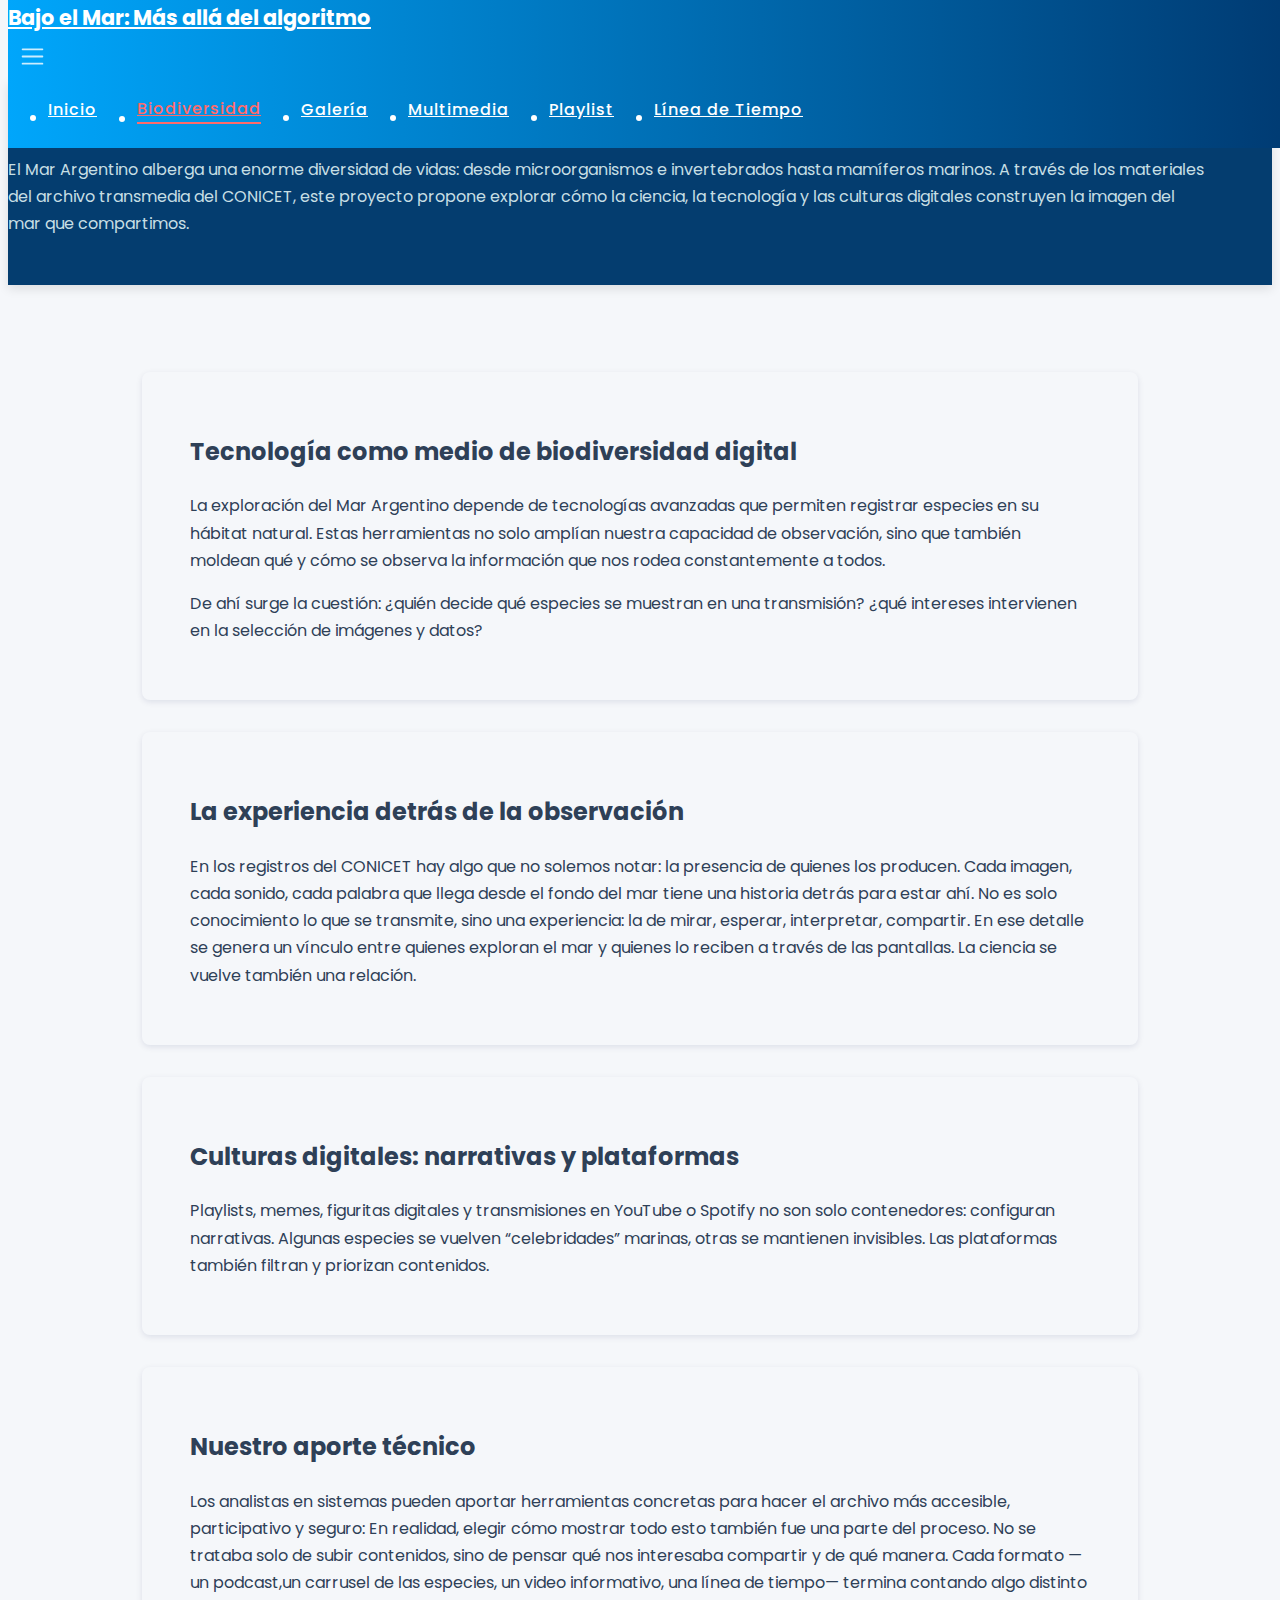
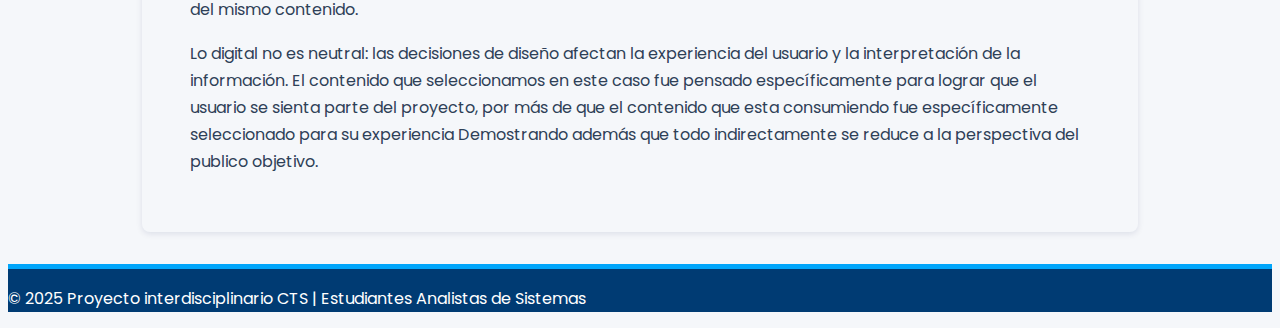
<file: biodiversidad.html>
<!DOCTYPE html>
<html lang="es">
   <head>
      <meta charset="UTF-8" />
      <meta name="viewport" content="width=device-width, initial-scale=1.0" />
      <title>Biodiversidad - Bajo el mar, más allá del algoritmo</title>
      <link rel="preconnect" href="https://fonts.googleapis.com" />
		  <link rel="preconnect" href="https://fonts.gstatic.com" crossorigin />
		  <link
			href="https://fonts.googleapis.com/css2?family=Montserrat:wght@400;600;700&family=Poppins:wght@300;400;600;700&family=Prata&display=swap"
			rel="stylesheet"
		  />

		<!-- Bootstrap -->
		  <link
			  href="https://cdn.jsdelivr.net/npm/bootstrap@5.3.8/dist/css/bootstrap.min.css"
			  rel="stylesheet"
			  integrity="sha384-sRIl4kxILFvY47J16cr9ZwB07vP4J8+LH7qKQnuqkuIAvNWLzeN8tE5YBujZqJLB"
			  crossorigin="anonymous"
		  />

		<!-- Estilos propios -->
		  <link rel="stylesheet" href="./styles.css" />
      <link rel="stylesheet" href="./styles/biodiversidad.css" />
    </head>
    <body>
        <header class="py-3 sticky-top shadow">
            <nav class="navbar navbar-expand-lg">
                <div class="container">
                    <a
                        href="./index.html"
                        class="navbar-brand text-white fw-bold"
                    >
                        Bajo el Mar: Más allá del algoritmo
                    </a>

                    <!-- Botón hamburguesa -->
                    <button
                        class="navbar-toggler"
                        type="button"
                        data-bs-toggle="collapse"
                        data-bs-target="#navbarNav"
                        aria-controls="navbarNav"
                        aria-expanded="false"
                        aria-label="Toggle navigation"
                    >
                        <span class="navbar-toggler-icon"></span>
                    </button>

                    <div
                        class="collapse navbar-collapse justify-content-end"
                        id="navbarNav"
                    >
                        <ul class="navbar-nav">
                            <li class="nav-item">
                                <a href="./index.html" class="nav-link"
                                    >Inicio</a
                                >
                            </li>
                            <li class="nav-item">
                                <a href="./biodiversidad.html" class="nav-link active"
                                    >Biodiversidad</a
                                >
                            </li>
                            <li class="nav-item">
                                <a href="./galeria.html" class="nav-link"
                                    >Galería</a
                                >
                            </li>
                            <li class="nav-item">
                                <a href="./multimedia.html" class="nav-link"
                                    >Multimedia</a
                                >
                            </li>
                            <li class="nav-item">
                                <a href="./playlist.html" class="nav-link"
                                    >Playlist</a
                                >
                            </li>
                            <li class="nav-item">
                                <a href="./linea_tiempo.html" class="nav-link"
                                    >Línea de Tiempo</a
                                >
                            </li>
                        </ul>
                    </div>
                </div>
            </nav>
        </header>


        <section id="biodiversidad" class="section-biodiversidad" aria-labelledby="biodiv-title">
          <div class="container">
            <h1 id="biodiv-title">Biodiversidad del Mar Argentino</h1>
              <p class="lead">
              El Mar Argentino alberga una enorme diversidad de vidas: desde microorganismos e invertebrados hasta mamíferos marinos.
                A través de los materiales del archivo transmedia del CONICET,
                este proyecto propone explorar cómo la ciencia, la tecnología y las culturas digitales
                construyen la imagen del mar que compartimos.
              </p>
          </div>
        </section>

        <br> </br>
      <!-- Ciencia, tecnología y sociedad (CTS) -->
        <article id="ciencia-tecnologia" class="blox">
          <h2>Tecnología como medio de biodiversidad digital  </h2>
          <p>
            La exploración del Mar Argentino depende de tecnologías avanzadas 
            que permiten registrar especies en su hábitat natural.
            Estas herramientas no solo amplían nuestra capacidad de observación, sino que también moldean
            qué y cómo se observa la información que nos rodea constantemente a todos.
            
          </p>
          <p class="note">
            De ahí surge la cuestión: ¿quién decide qué especies se muestran en una transmisión? ¿qué intereses
            intervienen en la selección de imágenes y datos?
          </p>
        </article>

        <!-- Perspectiva de ESI -->
        <article id="esi" class="blox">
          <h2>La experiencia detrás de la observación</h2>
          <p>
            En los registros del CONICET hay algo que no solemos notar: la presencia de quienes los producen.
            Cada imagen, cada sonido, cada palabra que llega desde el fondo del mar tiene una historia detrás para estar ahí.
            No es solo conocimiento lo que se transmite, sino una experiencia: la de mirar, esperar, interpretar, compartir.
            En ese detalle se genera un vínculo entre quienes exploran el mar y quienes lo reciben a través de las pantallas.
            La ciencia se vuelve también una relación.
          </p>
        </article>

        <!--Culturas digitales -->
        <article id="culturas-digitales" class="blox">
          <h2>Culturas digitales: narrativas y plataformas</h2>
          <p>
            Playlists, memes, figuritas digitales y transmisiones en YouTube o Spotify no son solo
            contenedores: configuran narrativas. Algunas especies se vuelven “celebridades” marinas,
            otras se mantienen invisibles. Las plataformas también filtran y priorizan contenidos.
          </p>
        </article>

        <!-- Aporte técnico (propuesta desde Sistemas) -->
        <article id="aporte-sistemas" class="blox">
          <h2>Nuestro aporte técnico</h2>
          <p>
            Los analistas en sistemas pueden aportar herramientas concretas para hacer el archivo
            más accesible, participativo y seguro:
            En realidad, elegir cómo mostrar todo esto también fue una parte del proceso.
            No se trataba solo de subir contenidos, sino de pensar qué nos interesaba compartir y de qué manera.
            Cada formato —un podcast,un carrusel de las especies, un video informativo, una línea de tiempo— termina contando algo distinto del mismo contenido.
          </p>
          <p>
            Lo digital no es neutral: las decisiones de diseño afectan la experiencia del usuario
            y la interpretación de la información.
            El contenido que seleccionamos en este caso fue pensado específicamente para lograr que el usuario se sienta parte del proyecto, por más de que el contenido que esta consumiendo fue específicamente seleccionado para su experiencia
            Demostrando además que todo indirectamente se reduce a la perspectiva del publico objetivo.
          </p>
        </article>

                <!-- ===== FOOTER ===== -->
        <footer class="text-center py-4">
            <div class="container">
                <p>
                    © 2025 Proyecto interdisciplinario CTS | Estudiantes
                    Analistas de Sistemas
                </p>
            </div>
        </footer>
    <!-- Scripts -->
        <script
            src="https://cdn.jsdelivr.net/npm/bootstrap@5.3.8/dist/js/bootstrap.bundle.min.js"
            crossorigin="anonymous"
        ></script>
    </body>
</html>
</file>
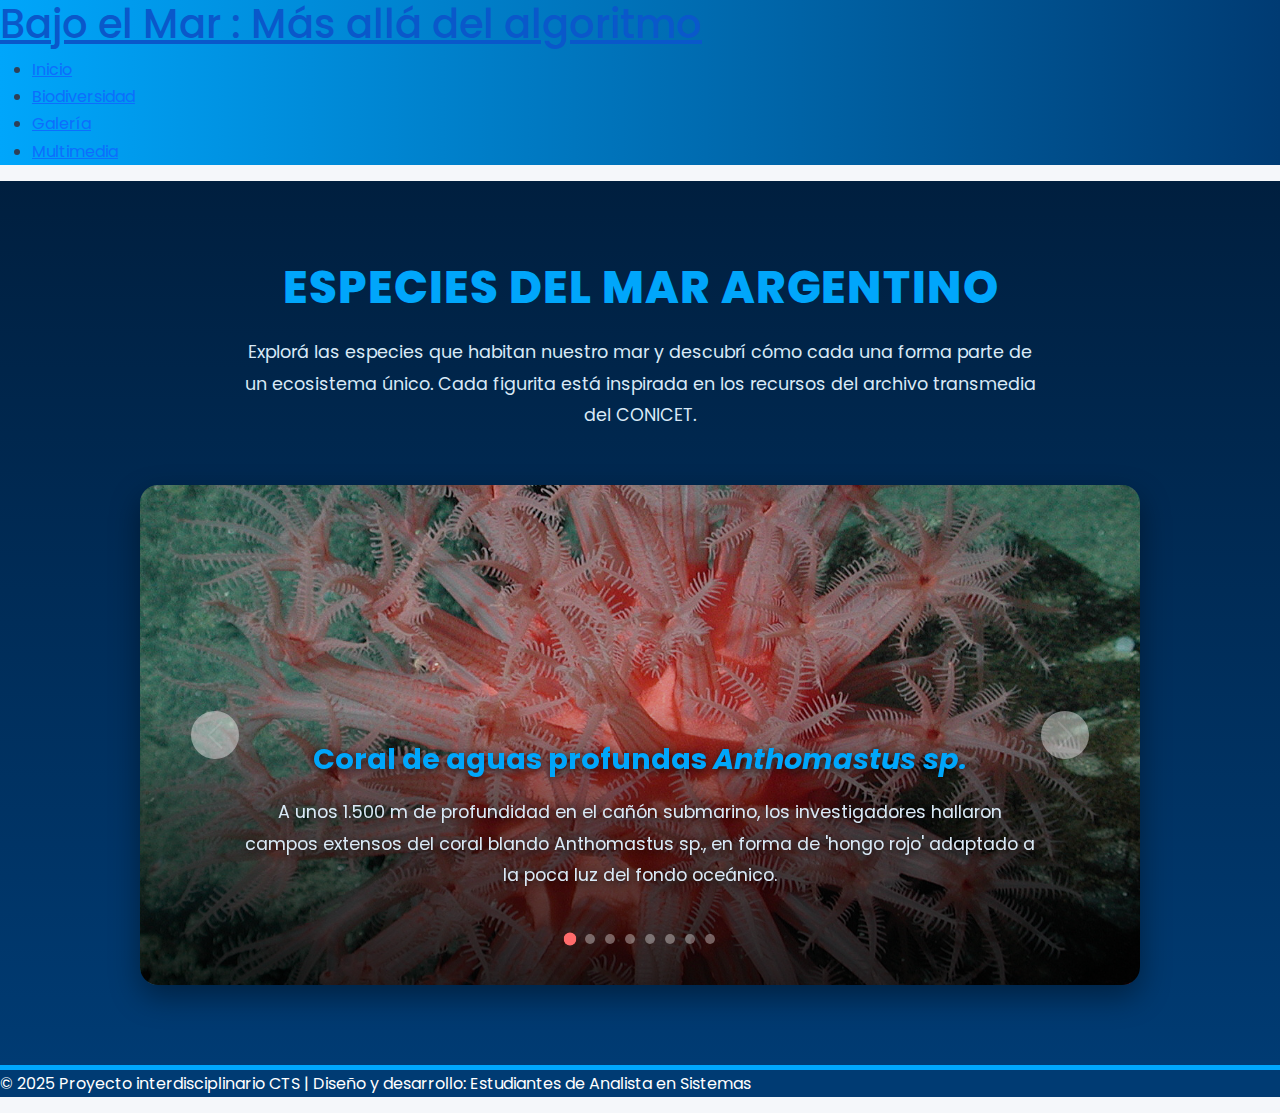
<file: galeria.html>
<!DOCTYPE html>
<html lang="en">
    <head>
        <meta charset="UTF-8" />
        <meta name="viewport" content="width=device-width, initial-scale=1.0" />
        <title>Galería - Bajo el mar, más allá del algoritmo</title>
        <link rel="preconnect" href="https://fonts.googleapis.com" />
        <link rel="preconnect" href="https://fonts.gstatic.com" crossorigin />
        <link
            href="https://fonts.googleapis.com/css2?family=Montserrat:ital,wght@0,100..900;1,100..900&family=Poppins:ital,wght@0,100;0,200;0,300;0,400;0,500;0,600;0,700;0,800;0,900;1,100;1,200;1,300;1,400;1,500;1,600;1,700;1,800;1,900&family=Prata&display=swap"
            rel="stylesheet"
        />
        <link
            href="https://cdn.jsdelivr.net/npm/bootstrap@5.3.8/dist/css/bootstrap.min.css"
            rel="stylesheet"
        />
        <link rel="stylesheet" href="./styles.css" />
        <link rel="stylesheet" href="./styles/galeria.css" />
    </head>
    <body>
        <header>
            <div class="container-header">
                <a href="./index.html" class="logo">
                    <h1>Bajo el Mar : Más allá del algoritmo</h1>
                </a>
                <nav>
                    <ul>
                        <li><a href="./index.html">Inicio</a></li>
                        <li>
                            <a href="./biodiversidad.html">Biodiversidad</a>
                        </li>
                        <li>
                            <a href="./galeria.html" class="active">Galería</a>
                        </li>
                        <li><a href="./multimedia.html">Multimedia</a></li>
                    </ul>
                </nav>
            </div>
        </header>

        <!-- ====== SECCIÓN DE GALERÍA ====== -->
        <section id="figuritas">
            <h2>Especies del Mar Argentino</h2>
            <p>
                Explorá las especies que habitan nuestro mar y descubrí cómo
                cada una forma parte de un ecosistema único. Cada figurita está
                inspirada en los recursos del archivo transmedia del CONICET.
            </p>

            <div class="container-galeria">
                <div
                    id="carouselFiguritas"
                    class="carousel slide"
                    data-bs-ride="carousel"
                    data-bs-interval="5000"
                >
                    <div
                        class="carousel-indicators"
                        id="carousel-indicators"
                    ></div>

                    <div
                        class="carousel-inner"
                        id="carousel-inner-content"
                    ></div>

                    <button
                        class="carousel-control-prev"
                        type="button"
                        data-bs-target="#carouselFiguritas"
                        data-bs-slide="prev"
                    >
                        <span
                            class="carousel-control-prev-icon"
                            aria-hidden="true"
                        ></span>
                        <span class="visually-hidden">Anterior</span>
                    </button>
                    <button
                        class="carousel-control-next"
                        type="button"
                        data-bs-target="#carouselFiguritas"
                        data-bs-slide="next"
                    >
                        <span
                            class="carousel-control-next-icon"
                            aria-hidden="true"
                        ></span>
                        <span class="visually-hidden">Siguiente</span>
                    </button>
                </div>
                <!-- Aca se van a renderizar las card de las figuritas -->
            </div>
        </section>

        <footer>
            <p>
                © 2025 Proyecto interdisciplinario CTS | Diseño y desarrollo:
                Estudiantes de Analista en Sistemas
            </p>
        </footer>
        <script src="https://cdn.jsdelivr.net/npm/bootstrap@5.3.8/dist/js/bootstrap.bundle.min.js"></script>
        <script src="./scripts/script.js"></script>
    </body>
</html>
</file>
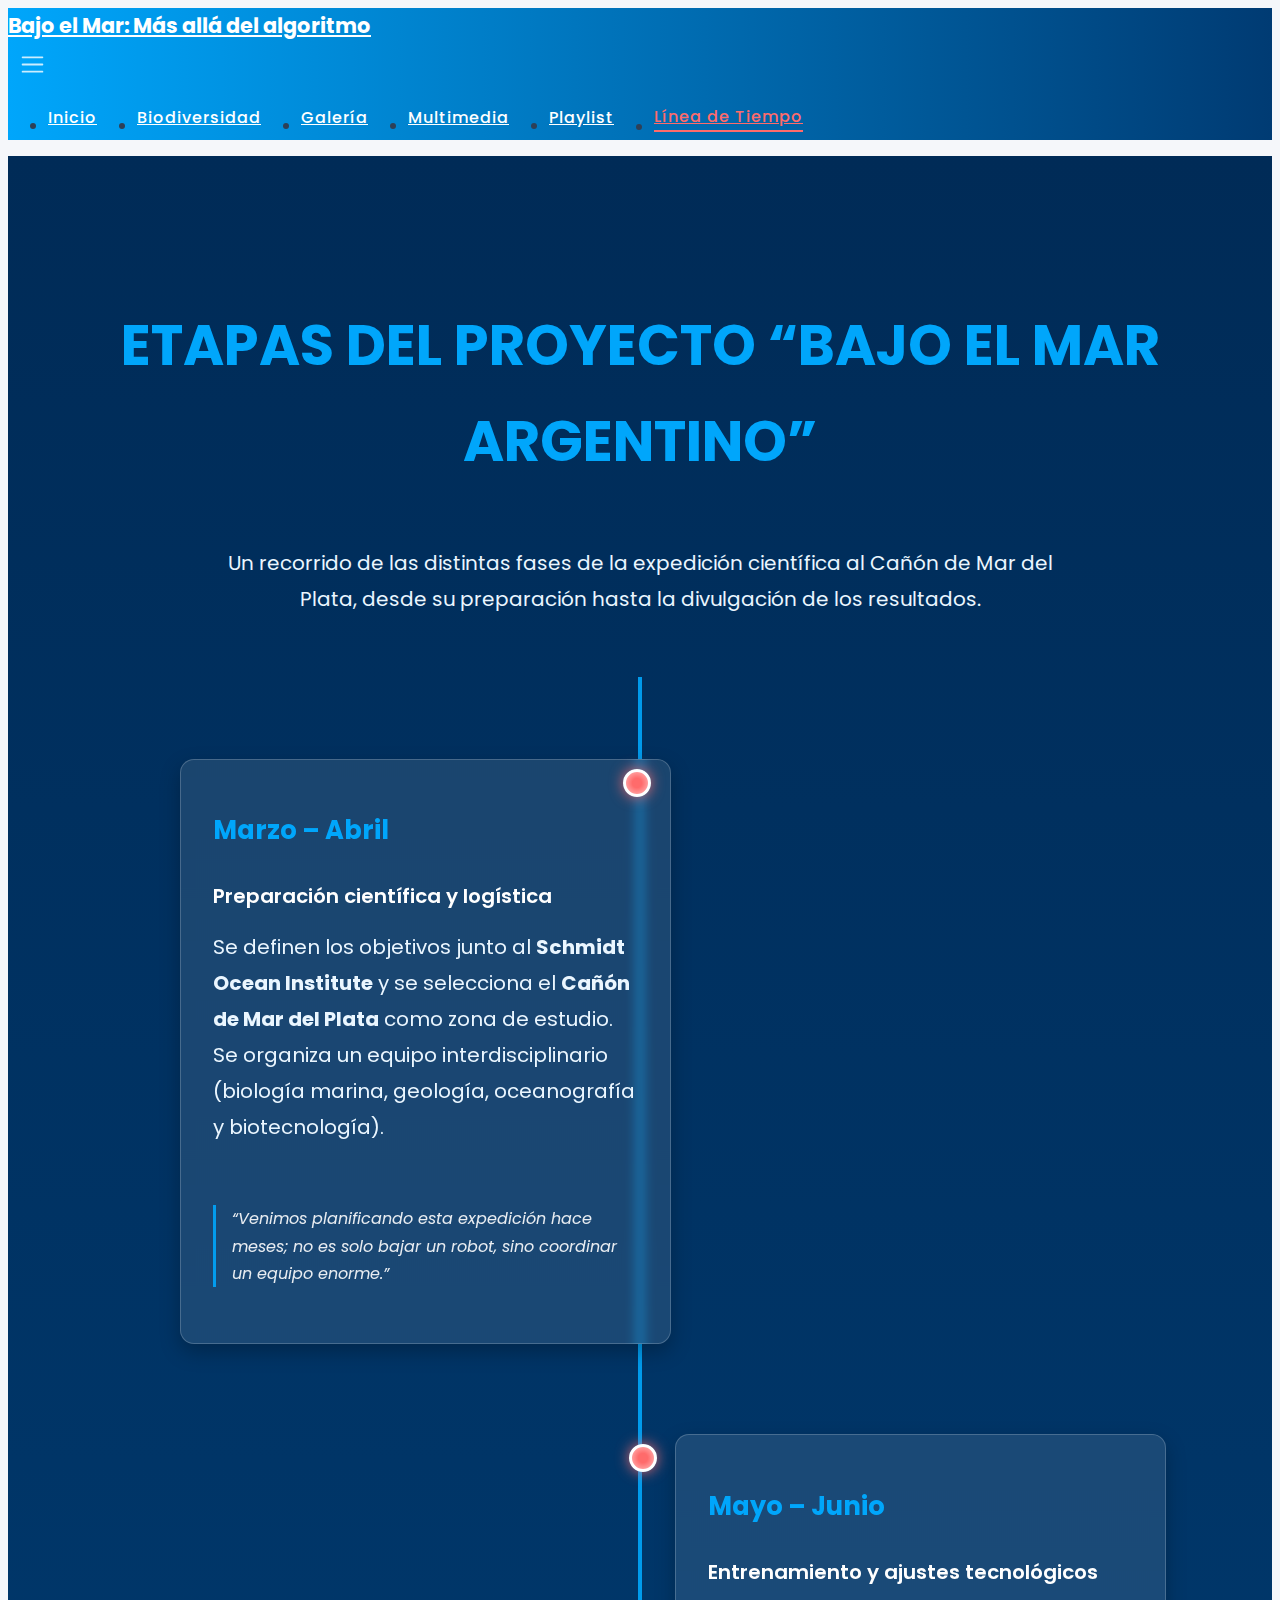
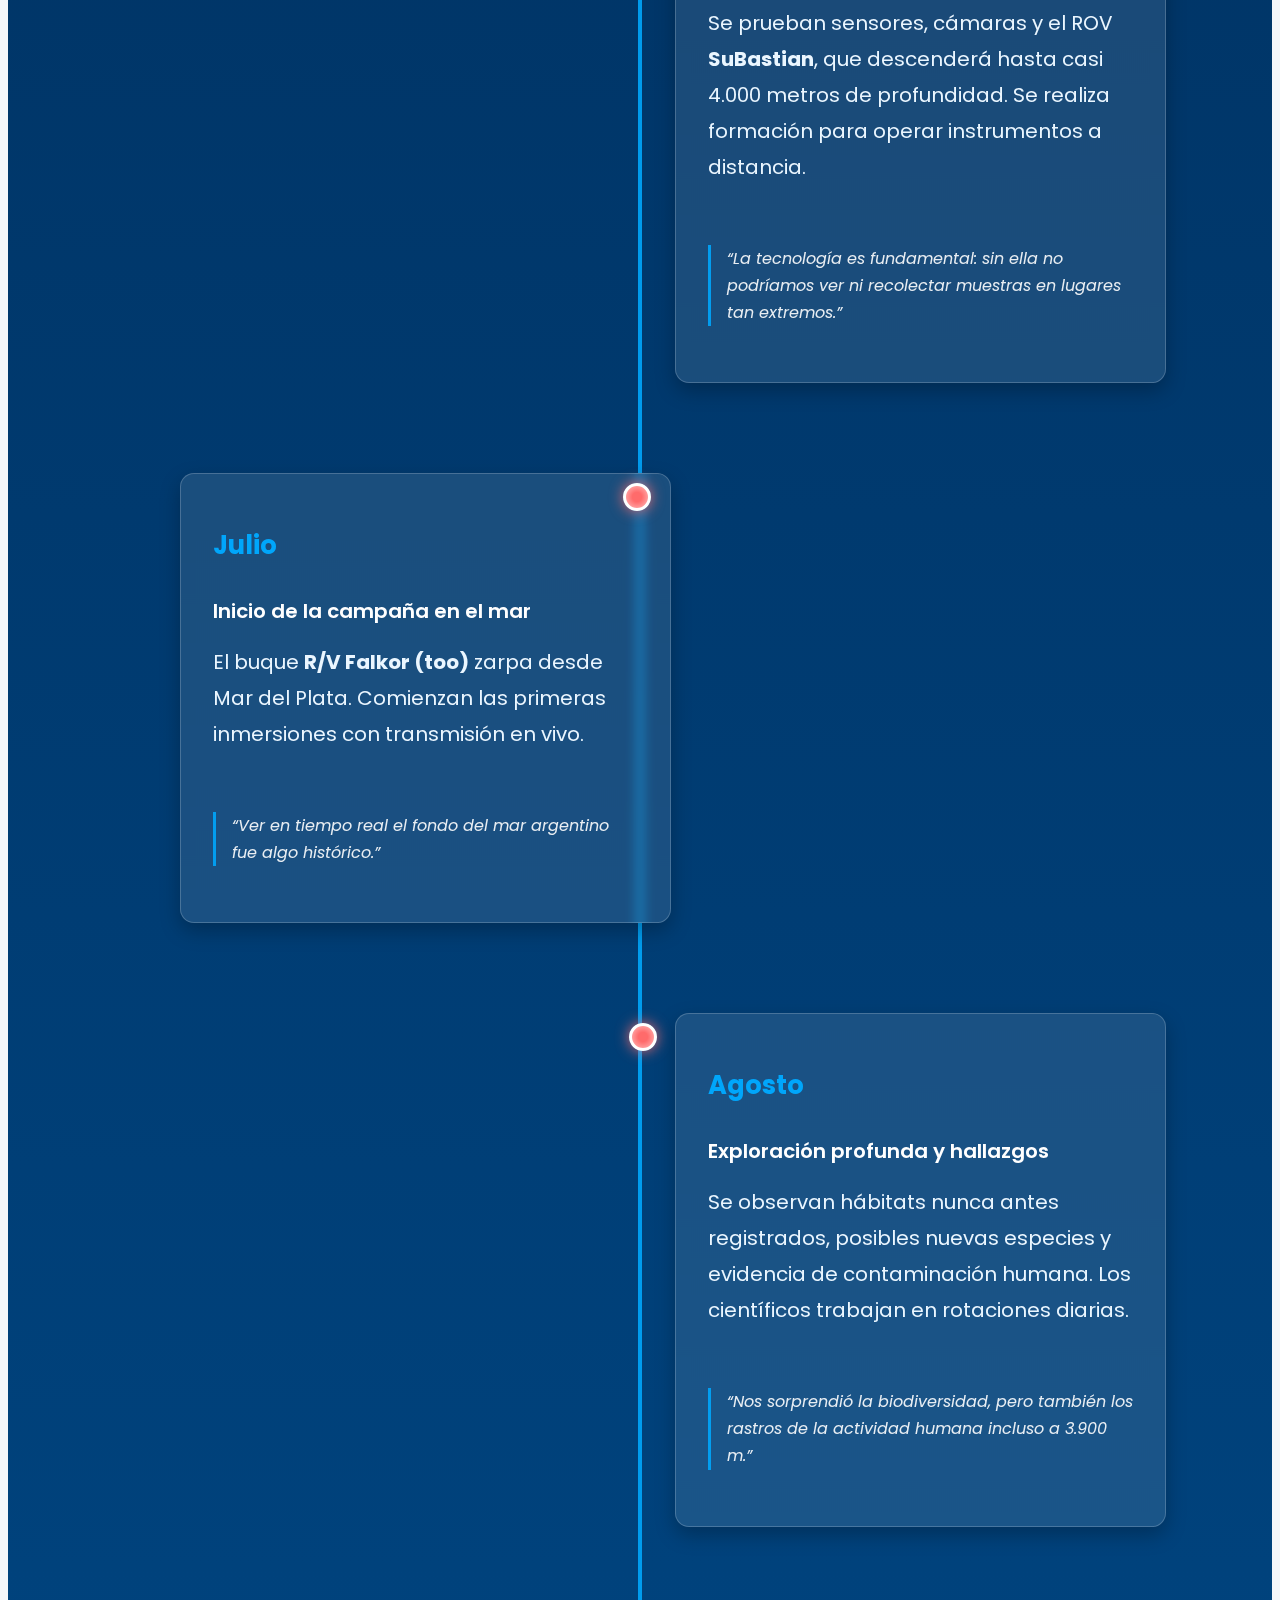
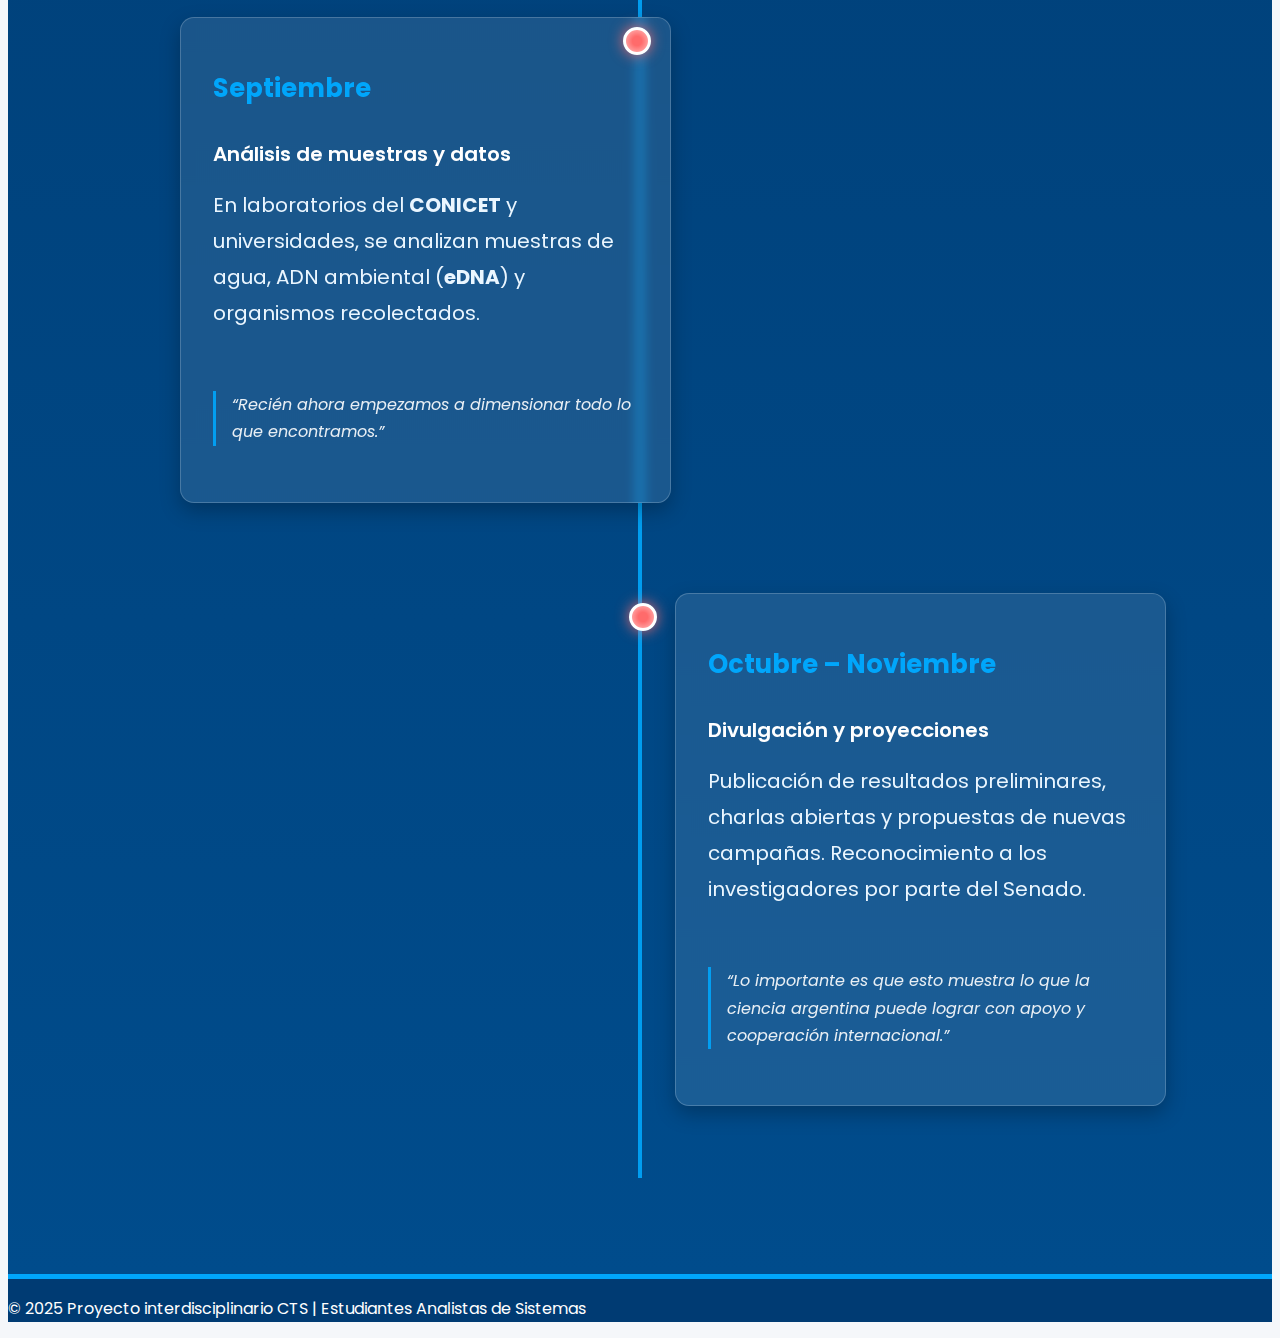
<file: linea_tiempo.html>
<!DOCTYPE html>
<html lang="es">
    <head>
        <meta charset="UTF-8" />
        <meta name="viewport" content="width=device-width, initial-scale=1.0" />
        <title>Línea de Tiempo - Bajo el Mar: Más allá del algoritmo</title>
        <link rel="preconnect" href="https://fonts.googleapis.com" />
        <link rel="preconnect" href="https://fonts.gstatic.com" crossorigin />
        <link
            href="https://fonts.googleapis.com/css2?family=Montserrat:wght@400;600;700&family=Poppins:wght@300;400;600;700&family=Prata&display=swap"
            rel="stylesheet"
        />

        <!-- Bootstrap -->
        <link
            href="https://cdn.jsdelivr.net/npm/bootstrap@5.3.8/dist/css/bootstrap.min.css"
            rel="stylesheet"
            integrity="sha384-sRIl4kxILFvY47J16cr9ZwB07vP4J8+LH7qKQnuqkuIAvNWLzeN8tE5YBujZqJLB"
            crossorigin="anonymous"
        />

        <!-- Estilos propios -->
        <link rel="stylesheet" href="./styles.css" />
        <link rel="stylesheet" href="./styles/linea_tiempo.css" />
    </head>

    <body>
        <header class="py-3 sticky-top shadow">
            <nav class="navbar navbar-expand-lg">
                <div class="container">
                    <a
                        href="./index.html"
                        class="navbar-brand text-white fw-bold"
                    >
                        Bajo el Mar: Más allá del algoritmo
                    </a>

                    <!-- Botón hamburguesa -->
                    <button
                        class="navbar-toggler"
                        type="button"
                        data-bs-toggle="collapse"
                        data-bs-target="#navbarNav"
                        aria-controls="navbarNav"
                        aria-expanded="false"
                        aria-label="Toggle navigation"
                    >
                        <span class="navbar-toggler-icon"></span>
                    </button>

                    <div
                        class="collapse navbar-collapse justify-content-end"
                        id="navbarNav"
                    >
                        <ul class="navbar-nav">
                            <li class="nav-item">
                                <a href="./index.html" class="nav-link"
                                    >Inicio</a
                                >
                            </li>
                            <li class="nav-item">
                                <a href="./biodiversidad.html" class="nav-link"
                                    >Biodiversidad</a
                                >
                            </li>
                            <li class="nav-item">
                                <a href="./galeria.html" class="nav-link"
                                    >Galería</a
                                >
                            </li>
                            <li class="nav-item">
                                <a href="./multimedia.html" class="nav-link"
                                    >Multimedia</a
                                >
                            </li>
                            <li class="nav-item">
                                <a href="./playlist.html" class="nav-link"
                                    >Playlist</a
                                >
                            </li>
                            <li class="nav-item">
                                <a
                                    href="./linea_tiempo.html"
                                    class="nav-link active"
                                    >Línea de Tiempo</a
                                >
                            </li>
                        </ul>
                    </div>
                </div>
            </nav>
        </header>

        <section id="linea-tiempo">
            <h2 class="display-5 text-uppercase fw-bold mb-4">
                Etapas del Proyecto “Bajo el Mar Argentino”
            </h2>
            <p class="fs-6 lead mb-5 mx-auto px-3">
                Un recorrido de las distintas fases de la expedición científica
                al Cañón de Mar del Plata, desde su preparación hasta la
                divulgación de los resultados.
            </p>

            <div class="timeline">
                <div class="timeline-item left">
                    <div class="timeline-content">
                        <h3>Marzo – Abril</h3>
                        <h4>Preparación científica y logística</h4>
                        <p>
                            Se definen los objetivos junto al
                            <strong>Schmidt Ocean Institute</strong> y se
                            selecciona el
                            <strong>Cañón de Mar del Plata</strong> como zona de
                            estudio. Se organiza un equipo interdisciplinario
                            (biología marina, geología, oceanografía y
                            biotecnología).
                        </p>
                        <blockquote class="my-3">
                            “Venimos planificando esta expedición hace meses; no
                            es solo bajar un robot, sino coordinar un equipo
                            enorme.”
                        </blockquote>
                    </div>
                </div>

                <div class="timeline-item right">
                    <div class="timeline-content">
                        <h3>Mayo – Junio</h3>
                        <h4>Entrenamiento y ajustes tecnológicos</h4>
                        <p>
                            Se prueban sensores, cámaras y el ROV
                            <strong>SuBastian</strong>, que descenderá hasta
                            casi 4.000 metros de profundidad. Se realiza
                            formación para operar instrumentos a distancia.
                        </p>
                        <blockquote class="my-3">
                            “La tecnología es fundamental: sin ella no podríamos
                            ver ni recolectar muestras en lugares tan extremos.”
                        </blockquote>
                    </div>
                </div>

                <div class="timeline-item left">
                    <div class="timeline-content">
                        <h3>Julio</h3>
                        <h4>Inicio de la campaña en el mar</h4>
                        <p>
                            El buque <strong>R/V Falkor (too)</strong> zarpa
                            desde Mar del Plata. Comienzan las primeras
                            inmersiones con transmisión en vivo.
                        </p>
                        <blockquote class="my-3">
                            “Ver en tiempo real el fondo del mar argentino fue
                            algo histórico.”
                        </blockquote>
                    </div>
                </div>

                <div class="timeline-item right">
                    <div class="timeline-content">
                        <h3>Agosto</h3>
                        <h4>Exploración profunda y hallazgos</h4>
                        <p>
                            Se observan hábitats nunca antes registrados,
                            posibles nuevas especies y evidencia de
                            contaminación humana. Los científicos trabajan en
                            rotaciones diarias.
                        </p>
                        <blockquote class="my-3">
                            “Nos sorprendió la biodiversidad, pero también los
                            rastros de la actividad humana incluso a 3.900 m.”
                        </blockquote>
                    </div>
                </div>

                <div class="timeline-item left">
                    <div class="timeline-content">
                        <h3>Septiembre</h3>
                        <h4>Análisis de muestras y datos</h4>
                        <p>
                            En laboratorios del <strong>CONICET</strong> y
                            universidades, se analizan muestras de agua, ADN
                            ambiental (<strong>eDNA</strong>) y organismos
                            recolectados.
                        </p>
                        <blockquote class="my-3">
                            “Recién ahora empezamos a dimensionar todo lo que
                            encontramos.”
                        </blockquote>
                    </div>
                </div>

                <div class="timeline-item right">
                    <div class="timeline-content">
                        <h3>Octubre – Noviembre</h3>
                        <h4>Divulgación y proyecciones</h4>
                        <p>
                            Publicación de resultados preliminares, charlas
                            abiertas y propuestas de nuevas campañas.
                            Reconocimiento a los investigadores por parte del
                            Senado.
                        </p>
                        <blockquote class="my-3">
                            “Lo importante es que esto muestra lo que la ciencia
                            argentina puede lograr con apoyo y cooperación
                            internacional.”
                        </blockquote>
                    </div>
                </div>
            </div>
        </section>

        <!-- ===== FOOTER ===== -->
        <footer class="text-center py-4">
            <div class="container">
                <p>
                    © 2025 Proyecto interdisciplinario CTS | Estudiantes
                    Analistas de Sistemas
                </p>
            </div>
        </footer>
        <!-- Scripts -->
        <script
            src="https://cdn.jsdelivr.net/npm/bootstrap@5.3.8/dist/js/bootstrap.bundle.min.js"
            crossorigin="anonymous"
        ></script>
    </body>
</html>
</file>
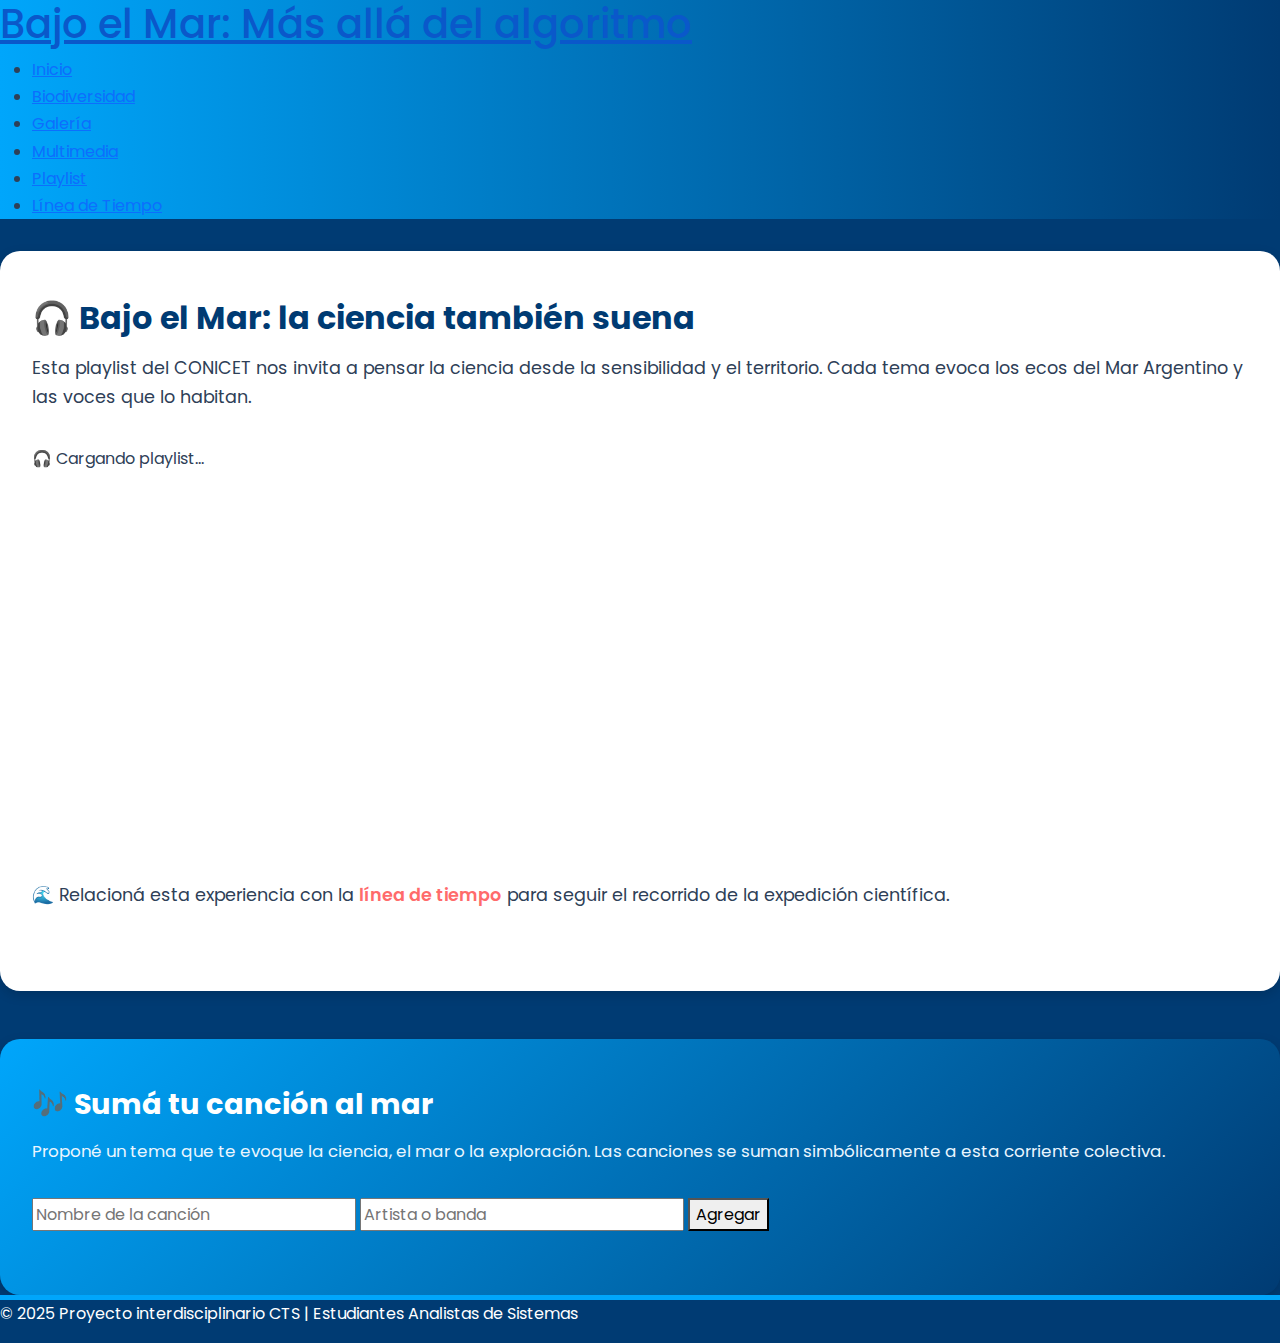
<file: playlist.html>
<!DOCTYPE html>
<html lang="es">
	<head>
		<meta charset="UTF-8" />
		<meta name="viewport" content="width=device-width, initial-scale=1.0" />
		<title>Bajo el Mar - Más allá del algoritmo</title>

		<!-- Fuentes y Bootstrap -->
		<link rel="preconnect" href="https://fonts.googleapis.com" />
		<link rel="preconnect" href="https://fonts.gstatic.com" crossorigin />
		<link
			href="https://fonts.googleapis.com/css2?family=Montserrat:wght@300;400;600&family=Poppins:wght@300;400;600&family=Prata&display=swap"
			rel="stylesheet"
		/>
		<link
			href="https://cdn.jsdelivr.net/npm/bootstrap@5.3.8/dist/css/bootstrap.min.css"
			rel="stylesheet"
		/>

		<!-- Estilos locales -->
		<link rel="stylesheet" href="styles.css" />
		<link rel="stylesheet" href="./styles/playlist.css" />
	</head>
	<body>
		<header>
			<div class="container-header">
				<a href="./index.html" class="logo">
					<h1>Bajo el Mar: Más allá del algoritmo</h1>
				</a>
				<nav>
					<ul>
						<li><a href="./index.html">Inicio</a></li>
						<li>
							<a href="./biodiversidad.html">Biodiversidad</a>
						</li>
						<li><a href="./galeria.html">Galería</a></li>
						<li><a href="./multimedia.html">Multimedia</a></li>
						<li>
							<a href="./playlist.html" class="active"
								>Playlist</a
							>
						</li>
						<li>
							<a href="./linea_tiempo.html">Línea de Tiempo</a>
						</li>
					</ul>
				</nav>
			</div>
		</header>

		<main>
			<!-- Playlist principal -->
			<section id="playlist">
				<h2>🎧 Bajo el Mar: la ciencia también suena</h2>
				<p>
					Esta playlist del CONICET nos invita a pensar la ciencia
					desde la sensibilidad y el territorio. Cada tema evoca los
					ecos del Mar Argentino y las voces que lo habitan.
				</p>

				<div id="spotify-container" style="position: relative">
					<div id="spotify-loader">🎧 Cargando playlist...</div>
					<iframe
						id="spotify-frame"
						src="https://open.spotify.com/embed/playlist/37i9dQZF1DWTHYJcmKZlMP"
						width="100%"
						height="380"
						frameborder="0"
						allow="autoplay; clipboard-write; encrypted-media; fullscreen; picture-in-picture"
						loading="lazy"
						style="border-radius: 12px"
					></iframe>
					<div id="extra-songs"></div>
					<!-- Aquí agregaremos las canciones -->
				</div>

				<p class="playlist-relacion">
					🌊 Relacioná esta experiencia con la
					<a href="./linea_tiempo.html">línea de tiempo</a>
					para seguir el recorrido de la expedición científica.
				</p>
			</section>

			<!-- Playlist colaborativa -->
			<section id="playlist-colaborativa" class="mt-5">
				<h3>🎶 Sumá tu canción al mar</h3>
				<p>
					Proponé un tema que te evoque la ciencia, el mar o la
					exploración. Las canciones se suman simbólicamente a esta
					corriente colectiva.
				</p>

				<form id="form-playlist">
					<input
						type="text"
						id="nombre-cancion"
						placeholder="Nombre de la canción"
						required
					/>
					<input
						type="text"
						id="artista"
						placeholder="Artista o banda"
						required
					/>
					<button type="submit">Agregar</button>
				</form>

				<ul id="lista-canciones"></ul>
			</section>
		</main>

		<footer>
			<p>
				© 2025 Proyecto interdisciplinario CTS | Estudiantes Analistas
				de Sistemas
			</p>
		</footer>

		<!-- Scripts -->
		<script>
			const form = document.getElementById("form-playlist");
			const extraSongsContainer = document.getElementById("extra-songs");
			const token = localStorage.getItem("spotify_token");

			if (!token) {
				alert("⚠️ Primero iniciá sesión con Spotify.");
			}

			// Buscar canción en Spotify
			async function buscarCancion(nombre, artista) {
				const query = encodeURIComponent(`${nombre} ${artista}`);
				const url = `https://api.spotify.com/v1/search?q=${query}&type=track&limit=1`;
				const response = await fetch(url, {
					headers: { Authorization: `Bearer ${token}` },
				});
				const data = await response.json();
				return data.tracks?.items?.[0] || null;
			}

			// Renderizar canción debajo del iframe
			function mostrarCancion(track) {
				const div = document.createElement("div");
				div.classList.add("extra-track");

				const albumImg = track.album.images[1]?.url || "";
				const spotifyUrl = track.external_urls.spotify;

				div.innerHTML = `
        <div class="extra-track-card">
            <img src="${albumImg}" alt="${track.name}" class="extra-track-img">
            <div class="extra-track-info">
                <h4>${track.name}</h4>
                <p>${track.artists.map((a) => a.name).join(", ")}</p>
            </div>
            <a href="${spotifyUrl}" target="_blank" class="spotify-btn">
                <img src="https://upload.wikimedia.org/wikipedia/commons/8/84/Spotify_icon.svg" alt="Spotify" class="spotify-icon">
                Abrir en Spotify
            </a>
        </div>
    `;

				extraSongsContainer.appendChild(div);
				extraSongsContainer.scrollIntoView({
					behavior: "smooth",
					block: "end",
				});
			}

			// Manejo del formulario
			form.addEventListener("submit", async (e) => {
				e.preventDefault();
				const nombre = document
					.getElementById("nombre-cancion")
					.value.trim();
				const artista = document.getElementById("artista").value.trim();
				if (!nombre || !artista) return;

				const track = await buscarCancion(nombre, artista);

				if (track) {
					mostrarCancion(track);
					form.reset();
				} else {
					alert("❌ No se encontró esa canción en Spotify.");
				}
			});
		</script>
	</body>
</html>
</file>
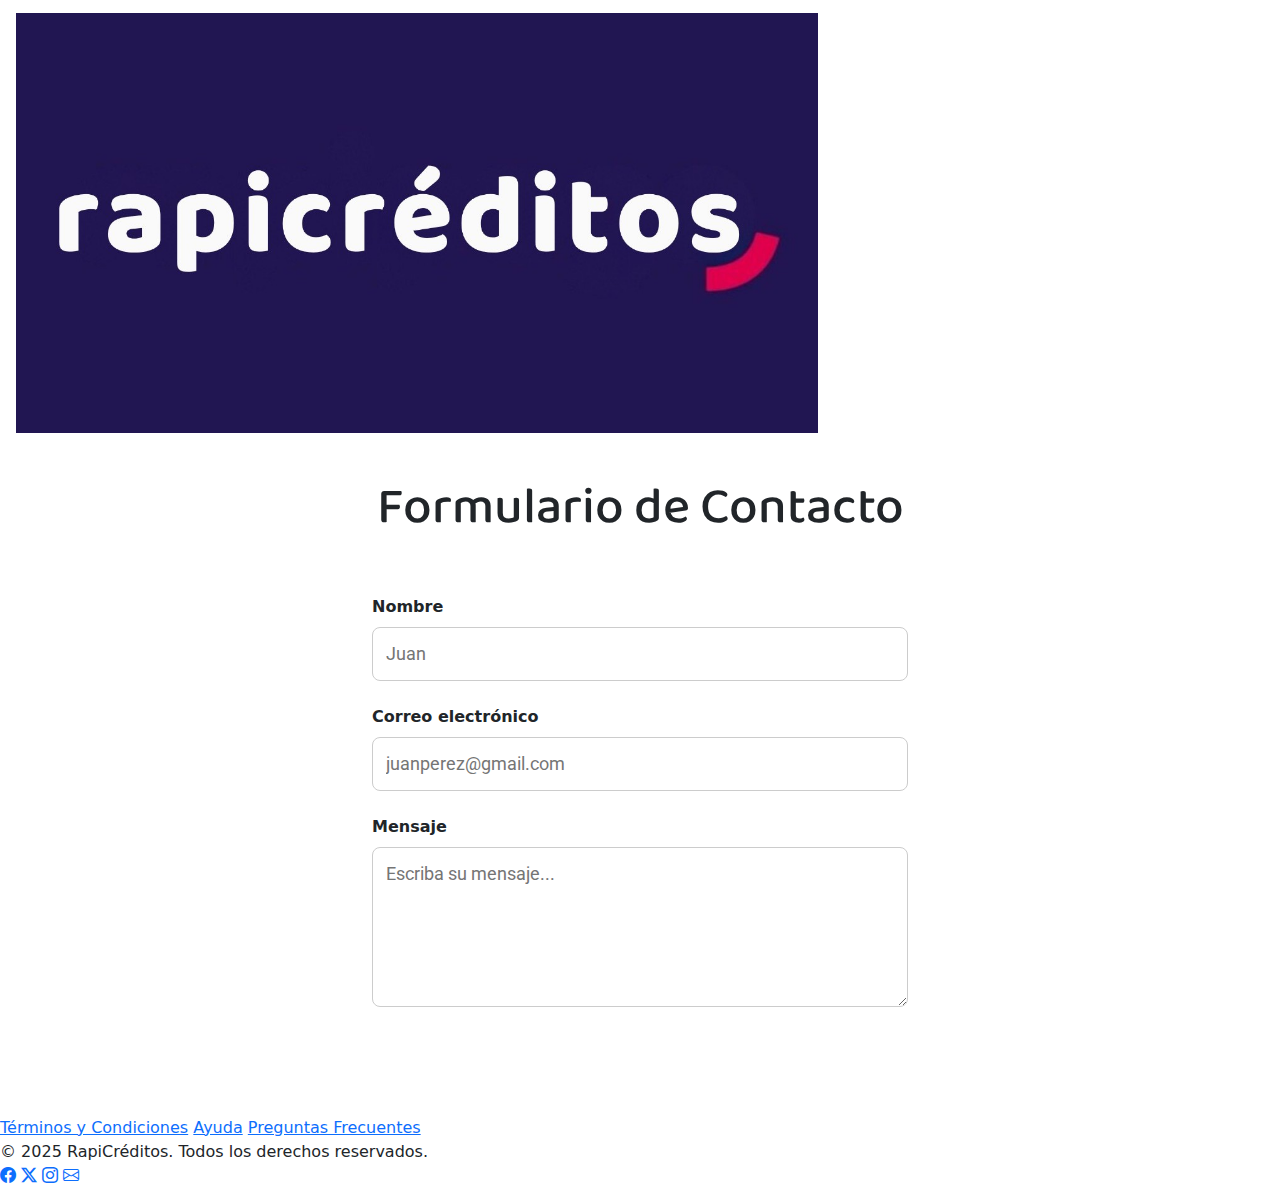
<file: public/contacto.html>
<!DOCTYPE html>
<html lang="en">
	<head>
		<meta charset="UTF-8" />
		<meta name="viewport" content="width=device-width, initial-scale=1.0" />
		<title>Contacto</title>
		<link rel="stylesheet" href="./css/components/contacto.css" />
		<link
			href="https://fonts.googleapis.com/css2?family=Baloo+2:wght@600&family=Roboto&display=swap"
			rel="stylesheet"
		/>
		<link
			href="https://cdn.jsdelivr.net/npm/bootstrap@5.3.3/dist/css/bootstrap.min.css"
			rel="stylesheet"
		/>
		<link
			href="https://cdn.jsdelivr.net/npm/bootstrap-icons@1.11.1/font/bootstrap-icons.css"
			rel="stylesheet"
		/>
	</head>
	<body>
		<header>
			<nav class="navbar navbar-expand-md navbar-dark container-fluid">
				<div
					class="nav-wrapper d-flex w-100 align-items-center justify-content-between px-3"
				>
					<a class="navbar-brand" href="../index.html">
						<div class="logo-container">
							<img
								src="/assets/rapicreditos.png.jpg"
								alt="Logo RapiCréditos"
								class="logo img-fluid"
							/>
						</div>
					</a>
					<button
						class="navbar-toggler"
						type="button"
						data-bs-toggle="collapse"
						data-bs-target="#mainNavbar"
						aria-controls="mainNavbar"
						aria-expanded="false"
						aria-label="Toggle navigation"
					>
						<span class="navbar-toggler-icon"></span>
					</button>
				</div>

				<div
					class="collapse navbar-collapse justify-content-end px-3"
					id="mainNavbar"
				>
					<ul class="navbar-nav">
						<li class="nav-item">
							<a class="nav-link" href="../index.html">Inicio</a>
						</li>
						<li class="nav-item">
							<a
								class="nav-link active"
								href="#"
								aria-current="page"
								>Contacto</a
							>
						</li>
						<li class="nav-item">
							<a class="nav-link" href="./login.html"
								>Inicia sesión</a
							>
						</li>
						<li class="nav-item">
							<a class="nav-link" href="./signup.html"
								>Registrarse</a
							>
						</li>
						<li class="nav-item">
							<a class="nav-link" href="./interfazAdmin.html"
								>Gestion de clientes</a
							>
						</li>
					</ul>
				</div>
			</nav>
		</header>
		<main class="container-form-contacto">
			<h2 class="titulo-formulario">Formulario de Contacto</h2>
			<form class="formulario-contacto">
				<div class="campo">
					<label for="nombre">Nombre</label>
					<input
						type="text"
						id="nombre"
						placeholder="Juan"
						required
					/>
				</div>

				<div class="campo">
					<label for="correo">Correo electrónico</label>
					<input
						type="email"
						id="correo"
						placeholder="juanperez@gmail.com"
						required
					/>
				</div>

				<div class="campo">
					<label for="mensaje">Mensaje</label>
					<textarea
						id="mensaje"
						rows="5"
						placeholder="Escriba su mensaje..."
						required
					></textarea>
				</div>

				<div class="boton-enviar">
					<button type="submit">Enviar</button>
				</div>
			</form>
		</main>

		<!-- FOOTER -->
		<footer class="footer">
			<div class="footer-container">
				<nav
					class="footer-section footer-links"
					aria-label="Enlaces del pie de página"
				>
					<a href="./terminos.html">Términos y Condiciones</a>
					<a href="#">Ayuda</a>
					<a href="./faqs.html">Preguntas Frecuentes</a>
				</nav>

				<div class="footer-section footer-copy">
					© 2025 RapiCréditos. Todos los derechos reservados.
				</div>

				<div
					class="footer-section container-icons-social"
					aria-label="Redes sociales"
				>
					<a href="#"
						><i class="bi bi-facebook" aria-hidden="true"></i
					></a>
					<a href="#"
						><i class="bi bi-twitter-x" aria-hidden="true"></i
					></a>
					<a href="#"
						><i class="bi bi-instagram" aria-hidden="true"></i
					></a>
					<a href="#"
						><i class="bi bi-envelope" aria-hidden="true"></i
					></a>
				</div>
			</div>
		</footer>

		<script src="https://cdn.jsdelivr.net/npm/bootstrap@5.3.3/dist/js/bootstrap.bundle.min.js"></script>
	</body>
</html>
</file>
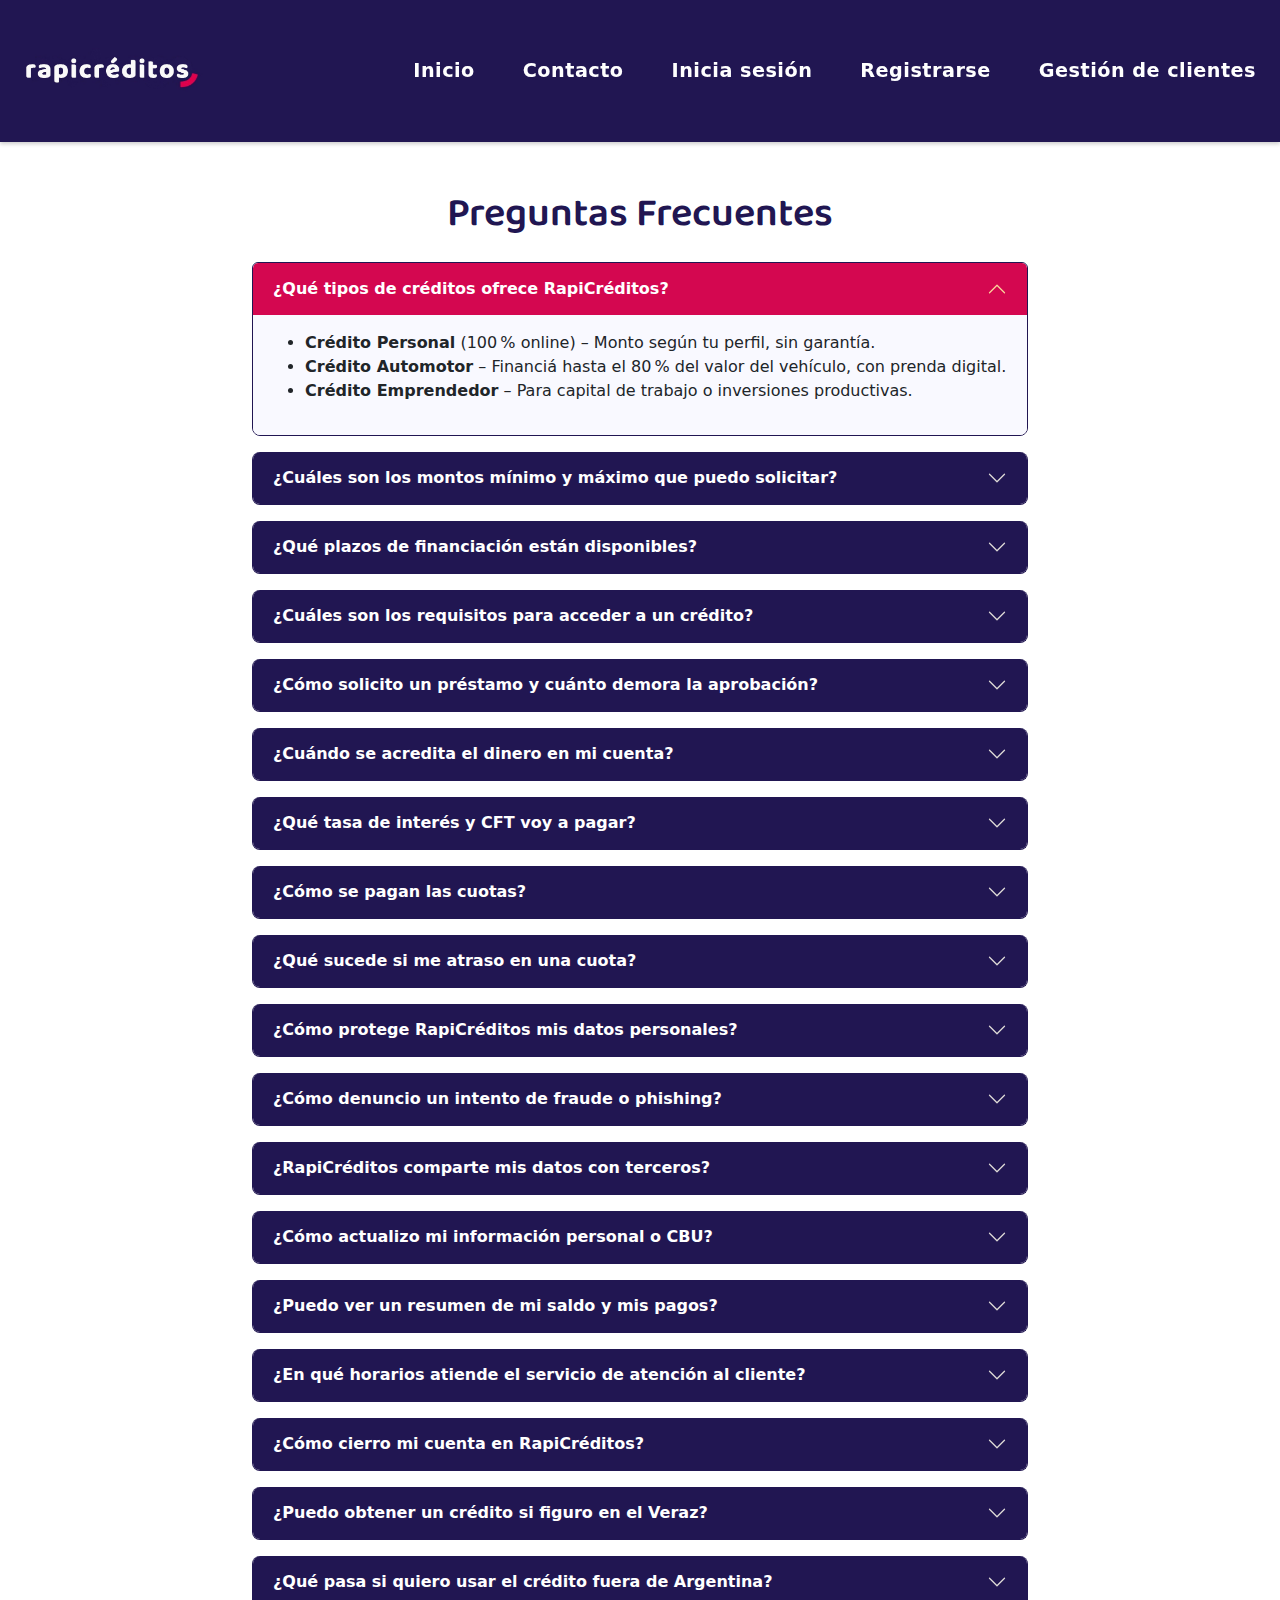
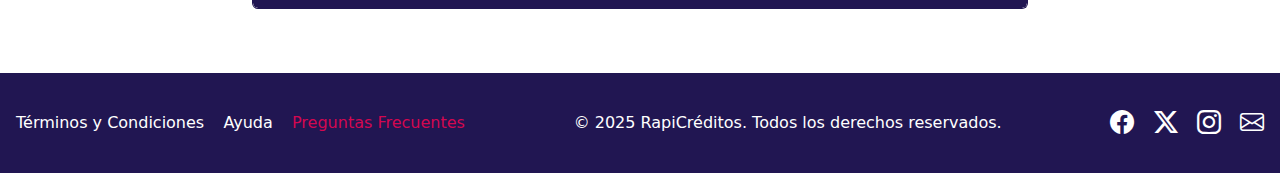
<file: public/faqs.html>
<!DOCTYPE html>
<html lang="en">
	<head>
		<meta charset="UTF-8" />
		<meta name="viewport" content="width=device-width, initial-scale=1.0" />
		<title>Preguntas Frecuentes | Rapicreditos</title>
		<link
			href="https://fonts.googleapis.com/css2?family=Baloo+2:wght@600&family=Roboto&display=swap"
			rel="stylesheet"
		/>
		<link
			href="https://cdn.jsdelivr.net/npm/bootstrap@5.3.3/dist/css/bootstrap.min.css"
			rel="stylesheet"
		/>
		<link
			href="https://cdn.jsdelivr.net/npm/bootstrap-icons@1.11.1/font/bootstrap-icons.css"
			rel="stylesheet"
		/>
		<link rel="stylesheet" href="./css/components/faqs.css" />
		<link rel="stylesheet" href="./css/style.css" />
	</head>
	<body>
		<!-- HEADER RESPONSIVO -->
		<header>
			<nav class="navbar navbar-expand-md navbar-dark container-fluid">
				<div
					class="nav-wrapper d-flex w-100 align-items-center justify-content-between px-3"
				>
					<a class="navbar-brand" href="../index.html">
						<div class="logo-container">
							<img
								src="/assets/rapicreditos.png.jpg"
								alt="Logo RapiCréditos"
								class="logo img-fluid"
							/>
						</div>
					</a>

					<button
						class="navbar-toggler"
						type="button"
						data-bs-toggle="collapse"
						data-bs-target="#mainNavbar"
						aria-controls="mainNavbar"
						aria-expanded="false"
						aria-label="Toggle navigation"
					>
						<span class="navbar-toggler-icon"></span>
					</button>
				</div>

				<div
					class="collapse navbar-collapse justify-content-end px-3"
					id="mainNavbar"
				>
					<ul class="navbar-nav">
						<li class="nav-item">
							<a class="nav-link" href="../index.html">Inicio</a>
						</li>
						<li class="nav-item">
							<a class="nav-link" href="./contacto.html"
								>Contacto</a
							>
						</li>
						<li class="nav-item">
							<a class="nav-link" href="./login.html"
								>Inicia sesión</a
							>
						</li>
						<li class="nav-item">
							<a class="nav-link" href="./signup.html"
								>Registrarse</a
							>
						</li>
						<li class="nav-item">
							<a class="nav-link" href="./interfazAdmin.html"
								>Gestión de clientes</a
							>
						</li>
					</ul>
				</div>
			</nav>
		</header>

		<main class="container my-5">
			<h1 class="text-center mb-4">Preguntas Frecuentes</h1>

			<!-- INICIO ACCORDION FAQ -->
			<div class="accordion" id="faqAccordion">
				<!-- =================== A. SOBRE NUESTROS CRÉDITOS =================== -->
				<div class="accordion-item">
					<h2 class="accordion-header" id="heading1">
						<button
							class="accordion-button"
							type="button"
							data-bs-toggle="collapse"
							data-bs-target="#collapse1"
							aria-expanded="true"
							aria-controls="collapse1"
						>
							¿Qué tipos de créditos ofrece RapiCréditos?
						</button>
					</h2>
					<div
						id="collapse1"
						class="accordion-collapse collapse show"
						aria-labelledby="heading1"
						data-bs-parent="#faqAccordion"
					>
						<div class="accordion-body">
							<ul>
								<li>
									<strong>Crédito Personal</strong> (100 %
									online) – Monto según tu perfil, sin
									garantía.
								</li>
								<li>
									<strong>Crédito Automotor</strong> –
									Financiá hasta el 80 % del valor del
									vehículo, con prenda digital.
								</li>
								<li>
									<strong>Crédito Emprendedor</strong> – Para
									capital de trabajo o inversiones
									productivas.
								</li>
							</ul>
						</div>
					</div>
				</div>

				<div class="accordion-item">
					<h2 class="accordion-header" id="heading2">
						<button
							class="accordion-button collapsed"
							type="button"
							data-bs-toggle="collapse"
							data-bs-target="#collapse2"
							aria-expanded="false"
							aria-controls="collapse2"
						>
							¿Cuáles son los montos mínimo y máximo que puedo
							solicitar?
						</button>
					</h2>
					<div
						id="collapse2"
						class="accordion-collapse collapse"
						aria-labelledby="heading2"
						data-bs-parent="#faqAccordion"
					>
						<div class="accordion-body">
							Desde <strong>$5.000</strong> hasta
							<strong>$1.000.000</strong>. El monto final depende
							de tu calificación crediticia, ingresos comprobables
							y comportamiento de pago. Podrás ampliar tu línea
							luego de 6 cuotas pagas y una nueva evaluación.
						</div>
					</div>
				</div>

				<div class="accordion-item">
					<h2 class="accordion-header" id="heading3">
						<button
							class="accordion-button collapsed"
							type="button"
							data-bs-toggle="collapse"
							data-bs-target="#collapse3"
							aria-expanded="false"
							aria-controls="collapse3"
						>
							¿Qué plazos de financiación están disponibles?
						</button>
					</h2>
					<div
						id="collapse3"
						class="accordion-collapse collapse"
						aria-labelledby="heading3"
						data-bs-parent="#faqAccordion"
					>
						<div class="accordion-body">
							Podés elegir entre
							<strong>3 y 24 cuotas mensuales</strong>. Para
							montos mayores a $500.000, el plazo máximo es de
							36 cuotas, sujeto a análisis.
						</div>
					</div>
				</div>

				<!-- =================== B. REQUISITOS Y SOLICITUD =================== -->
				<div class="accordion-item">
					<h2 class="accordion-header" id="heading4">
						<button
							class="accordion-button collapsed"
							type="button"
							data-bs-toggle="collapse"
							data-bs-target="#collapse4"
							aria-expanded="false"
							aria-controls="collapse4"
						>
							¿Cuáles son los requisitos para acceder a un
							crédito?
						</button>
					</h2>
					<div
						id="collapse4"
						class="accordion-collapse collapse"
						aria-labelledby="heading4"
						data-bs-parent="#faqAccordion"
					>
						<div class="accordion-body">
							<ul>
								<li>
									Ser mayor de 18 años y menor de 75 años al
									momento del vencimiento de la última cuota.
								</li>
								<li>DNI argentino vigente.</li>
								<li>
									Comprobante de ingresos (recibo de sueldo,
									monotributo o jubilación).
								</li>
								<li>
									CBU a tu nombre para acreditar el préstamo y
									debitar las cuotas.
								</li>
								<li>
									Buen historial en los bureaus de crédito.
								</li>
							</ul>
						</div>
					</div>
				</div>

				<div class="accordion-item">
					<h2 class="accordion-header" id="heading5">
						<button
							class="accordion-button collapsed"
							type="button"
							data-bs-toggle="collapse"
							data-bs-target="#collapse5"
							aria-expanded="false"
							aria-controls="collapse5"
						>
							¿Cómo solicito un préstamo y cuánto demora la
							aprobación?
						</button>
					</h2>
					<div
						id="collapse5"
						class="accordion-collapse collapse"
						aria-labelledby="heading5"
						data-bs-parent="#faqAccordion"
					>
						<div class="accordion-body">
							<ol>
								<li>
									Completá el formulario online (5 minutos).
								</li>
								<li>
									Subí fotos de tu DNI y tu comprobante de
									ingresos.
								</li>
								<li>Firmá digitalmente la solicitud.</li>
							</ol>
							Recibirás la decisión en
							<strong>menos de 24 hs hábiles</strong>. En caso de
							ser aprobada, podrás aceptar la oferta y firmar el
							contrato desde tu celular o PC.
						</div>
					</div>
				</div>

				<div class="accordion-item">
					<h2 class="accordion-header" id="heading6">
						<button
							class="accordion-button collapsed"
							type="button"
							data-bs-toggle="collapse"
							data-bs-target="#collapse6"
							aria-expanded="false"
							aria-controls="collapse6"
						>
							¿Cuándo se acredita el dinero en mi cuenta?
						</button>
					</h2>
					<div
						id="collapse6"
						class="accordion-collapse collapse"
						aria-labelledby="heading6"
						data-bs-parent="#faqAccordion"
					>
						<div class="accordion-body">
							Una vez que aceptás la oferta y firmás el contrato,
							acreditamos el préstamo en tu CBU en un plazo de
							<strong>1 a 4 horas bancarias</strong>. Operaciones
							fuera del horario bancario se procesan al siguiente
							día hábil.
						</div>
					</div>
				</div>

				<!-- =================== C. COSTOS Y PAGOS =================== -->
				<div class="accordion-item">
					<h2 class="accordion-header" id="heading7">
						<button
							class="accordion-button collapsed"
							type="button"
							data-bs-toggle="collapse"
							data-bs-target="#collapse7"
							aria-expanded="false"
							aria-controls="collapse7"
						>
							¿Qué tasa de interés y CFT voy a pagar?
						</button>
					</h2>
					<div
						id="collapse7"
						class="accordion-collapse collapse"
						aria-labelledby="heading7"
						data-bs-parent="#faqAccordion"
					>
						<div class="accordion-body">
							Las tasas se determinan según tu perfil y el plazo
							elegido. Antes de confirmar tu crédito verás la
							<strong>TNA, TEA y CFT</strong> de forma clara y en
							pesos. Cumplimos la Comunicación “A” 6173 del BCRA
							sobre transparencia.
						</div>
					</div>
				</div>

				<div class="accordion-item">
					<h2 class="accordion-header" id="heading8">
						<button
							class="accordion-button collapsed"
							type="button"
							data-bs-toggle="collapse"
							data-bs-target="#collapse8"
							aria-expanded="false"
							aria-controls="collapse8"
						>
							¿Cómo se pagan las cuotas?
						</button>
					</h2>
					<div
						id="collapse8"
						class="accordion-collapse collapse"
						aria-labelledby="heading8"
						data-bs-parent="#faqAccordion"
					>
						<div class="accordion-body">
							<ul>
								<li>
									Débito automático en tu cuenta
									(recomendado).
								</li>
								<li>Rapipago, Pago Fácil, Cobro Express.</li>
								<li>
									Transferencia bancaria (alias
									“RAPICREDITOS”).
								</li>
								<li>Mercado Pago.</li>
							</ul>
							Podés anticipar pagos o cancelar el total cuando
							quieras sin penalidad; solo abonás los intereses
							devengados hasta la fecha de cancelación.
						</div>
					</div>
				</div>

				<div class="accordion-item">
					<h2 class="accordion-header" id="heading9">
						<button
							class="accordion-button collapsed"
							type="button"
							data-bs-toggle="collapse"
							data-bs-target="#collapse9"
							aria-expanded="false"
							aria-controls="collapse9"
						>
							¿Qué sucede si me atraso en una cuota?
						</button>
					</h2>
					<div
						id="collapse9"
						class="accordion-collapse collapse"
						aria-labelledby="heading9"
						data-bs-parent="#faqAccordion"
					>
						<div class="accordion-body">
							Disponés de <strong>3 días de gracia</strong>. Luego
							se aplica interés por mora y tu atraso se informa a
							los bureaus de crédito según normas BCRA. Si tenés
							dificultades, contactanos para reprogramar y evitar
							costos adicionales.
						</div>
					</div>
				</div>

				<!-- =================== D. SEGURIDAD Y DATOS =================== -->
				<div class="accordion-item">
					<h2 class="accordion-header" id="heading10">
						<button
							class="accordion-button collapsed"
							type="button"
							data-bs-toggle="collapse"
							data-bs-target="#collapse10"
							aria-expanded="false"
							aria-controls="collapse10"
						>
							¿Cómo protege RapiCréditos mis datos personales?
						</button>
					</h2>
					<div
						id="collapse10"
						class="accordion-collapse collapse"
						aria-labelledby="heading10"
						data-bs-parent="#faqAccordion"
					>
						<div class="accordion-body">
							Cumplimos la Ley 25.326 y utilizamos cifrado AES‑256
							para toda la información. Tus datos no se comparten
							con terceros sin tu consentimiento, salvo obligación
							legal o regulatoria.
						</div>
					</div>
				</div>

				<div class="accordion-item">
					<h2 class="accordion-header" id="heading11">
						<button
							class="accordion-button collapsed"
							type="button"
							data-bs-toggle="collapse"
							data-bs-target="#collapse11"
							aria-expanded="false"
							aria-controls="collapse11"
						>
							¿Cómo denuncio un intento de fraude o phishing?
						</button>
					</h2>
					<div
						id="collapse11"
						class="accordion-collapse collapse"
						aria-labelledby="heading11"
						data-bs-parent="#faqAccordion"
					>
						<div class="accordion-body">
							Envianos un correo a
							<a href="mailto:fraude@rapicreditos.com"
								>fraude@rapicreditos.com</a
							>
							con capturas de pantalla y no compartas tus claves.
							Nunca pedimos códigos por WhatsApp ni transferencias
							para “desbloquear” tu cuenta.
						</div>
					</div>
				</div>

				<div class="accordion-item">
					<h2 class="accordion-header" id="heading12">
						<button
							class="accordion-button collapsed"
							type="button"
							data-bs-toggle="collapse"
							data-bs-target="#collapse12"
							aria-expanded="false"
							aria-controls="collapse12"
						>
							¿RapiCréditos comparte mis datos con terceros?
						</button>
					</h2>
					<div
						id="collapse12"
						class="accordion-collapse collapse"
						aria-labelledby="heading12"
						data-bs-parent="#faqAccordion"
					>
						<div class="accordion-body">
							Solo con proveedores estratégicos (p.ej.
							verificadores de identidad, bureaus de crédito) bajo
							acuerdos de confidencialidad y con fines estrictos
							de originación y administración de tu préstamo.
						</div>
					</div>
				</div>

				<!-- =================== E. OPERACIONES Y SOPORTE =================== -->
				<div class="accordion-item">
					<h2 class="accordion-header" id="heading13">
						<button
							class="accordion-button collapsed"
							type="button"
							data-bs-toggle="collapse"
							data-bs-target="#collapse13"
							aria-expanded="false"
							aria-controls="collapse13"
						>
							¿Cómo actualizo mi información personal o CBU?
						</button>
					</h2>
					<div
						id="collapse13"
						class="accordion-collapse collapse"
						aria-labelledby="heading13"
						data-bs-parent="#faqAccordion"
					>
						<div class="accordion-body">
							Ingresá a tu panel, sección “Mi Perfil”, hacé clic
							en “Editar datos” y seguí los pasos. Los cambios de
							CBU se validan con una transferencia de $1 a tu
							nueva cuenta.
						</div>
					</div>
				</div>

				<div class="accordion-item">
					<h2 class="accordion-header" id="heading14">
						<button
							class="accordion-button collapsed"
							type="button"
							data-bs-toggle="collapse"
							data-bs-target="#collapse14"
							aria-expanded="false"
							aria-controls="collapse14"
						>
							¿Puedo ver un resumen de mi saldo y mis pagos?
						</button>
					</h2>
					<div
						id="collapse14"
						class="accordion-collapse collapse"
						aria-labelledby="heading14"
						data-bs-parent="#faqAccordion"
					>
						<div class="accordion-body">
							Sí. Ingresá con tu usuario y consultá “Mi Crédito”.
							Allí podés descargar el plan de cuotas en PDF o
							recibirlo por correo.
						</div>
					</div>
				</div>

				<div class="accordion-item">
					<h2 class="accordion-header" id="heading15">
						<button
							class="accordion-button collapsed"
							type="button"
							data-bs-toggle="collapse"
							data-bs-target="#collapse15"
							aria-expanded="false"
							aria-controls="collapse15"
						>
							¿En qué horarios atiende el servicio de atención al
							cliente?
						</button>
					</h2>
					<div
						id="collapse15"
						class="accordion-collapse collapse"
						aria-labelledby="heading15"
						data-bs-parent="#faqAccordion"
					>
						<div class="accordion-body">
							Lunes a viernes de 9:00 a 18:00 h (excepto feriados)
							por chat en línea, WhatsApp y
							<a href="mailto:soporte@rapicreditos.com"
								>soporte@rapicreditos.com</a
							>.
						</div>
					</div>
				</div>

				<div class="accordion-item">
					<h2 class="accordion-header" id="heading16">
						<button
							class="accordion-button collapsed"
							type="button"
							data-bs-toggle="collapse"
							data-bs-target="#collapse16"
							aria-expanded="false"
							aria-controls="collapse16"
						>
							¿Cómo cierro mi cuenta en RapiCréditos?
						</button>
					</h2>
					<div
						id="collapse16"
						class="accordion-collapse collapse"
						aria-labelledby="heading16"
						data-bs-parent="#faqAccordion"
					>
						<div class="accordion-body">
							Si no tenés créditos vigentes, solicitá la baja
							desde la sección “Mi Perfil → Cerrar cuenta”. Te
							enviaremos una confirmación por email dentro de las
							48 h.
						</div>
					</div>
				</div>

				<!-- =================== F. EXTRA =================== -->
				<div class="accordion-item">
					<h2 class="accordion-header" id="heading17">
						<button
							class="accordion-button collapsed"
							type="button"
							data-bs-toggle="collapse"
							data-bs-target="#collapse17"
							aria-expanded="false"
							aria-controls="collapse17"
						>
							¿Puedo obtener un crédito si figuro en el Veraz?
						</button>
					</h2>
					<div
						id="collapse17"
						class="accordion-collapse collapse"
						aria-labelledby="heading17"
						data-bs-parent="#faqAccordion"
					>
						<div class="accordion-body">
							Analizamos cada caso de forma integral. Si tu score
							es bajo pero tenés ingresos estables y antigüedad
							laboral, podemos ofrecerte montos menores o plazos
							más cortos.
						</div>
					</div>
				</div>

				<div class="accordion-item">
					<h2 class="accordion-header" id="heading18">
						<button
							class="accordion-button collapsed"
							type="button"
							data-bs-toggle="collapse"
							data-bs-target="#collapse18"
							aria-expanded="false"
							aria-controls="collapse18"
						>
							¿Qué pasa si quiero usar el crédito fuera de
							Argentina?
						</button>
					</h2>
					<div
						id="collapse18"
						class="accordion-collapse collapse"
						aria-labelledby="heading18"
						data-bs-parent="#faqAccordion"
					>
						<div class="accordion-body">
							Nuestros créditos se desembolsan en pesos argentinos
							en tu cuenta local y deben cancelarse en la misma
							moneda. No aplican restricciones de destino mientras
							cumplas con la normativa cambiaria vigente.
						</div>
					</div>
				</div>
			</div>
			<!-- fin accordion -->
		</main>

		<!-- FOOTER -->
		<footer class="footer">
			<div class="footer-container">
				<nav
					class="footer-section footer-links"
					aria-label="Enlaces del pie de página"
				>
					<a href="./terminos.html">Términos y Condiciones</a>
					<a href="#">Ayuda</a>
					<a href="#" class="active">Preguntas Frecuentes</a>
				</nav>

				<div class="footer-section footer-copy">
					© 2025 RapiCréditos. Todos los derechos reservados.
				</div>

				<div
					class="footer-section container-icons-social"
					aria-label="Redes sociales"
				>
					<a href="#"
						><i class="bi bi-facebook" aria-hidden="true"></i
					></a>
					<a href="#"
						><i class="bi bi-twitter-x" aria-hidden="true"></i
					></a>
					<a href="#"
						><i class="bi bi-instagram" aria-hidden="true"></i
					></a>
					<a href="#"
						><i class="bi bi-envelope" aria-hidden="true"></i
					></a>
				</div>
			</div>
		</footer>
		<script src="https://cdn.jsdelivr.net/npm/bootstrap@5.3.3/dist/js/bootstrap.bundle.min.js"></script>
	</body>
</html>
</file>
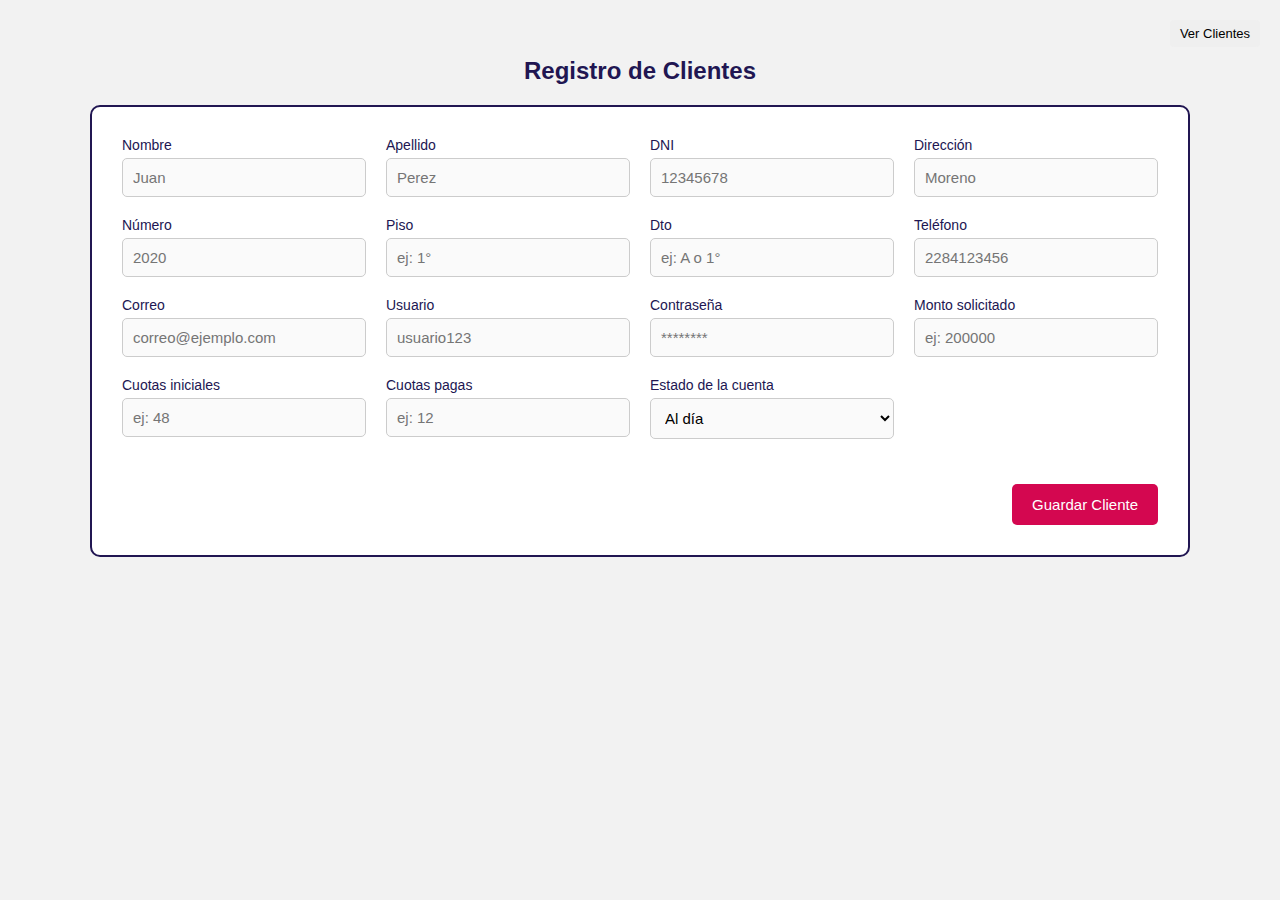
<file: public/interfazAdmin.html>
<!DOCTYPE html>
<html lang="es">
	<head>
		<meta charset="UTF-8" />
		<title>Gestión de Clientes</title>
		<link rel="stylesheet" href="./css/components/interfazAdmin.css" />
	</head>
	<body>
		<div style="text-align: right; margin-bottom: 10px">
			<button id="verClientesBtn">Ver Clientes</button>
		</div>

		<section id="seccionRegistro">
			<h2>Registro de Clientes</h2>
			<form id="clienteForm">
				<input type="hidden" id="clienteId" name="clienteId" />

				<div class="form-grid">
					<div class="form-group">
						<label for="nombres">Nombre</label>
						<input
							type="text"
							id="nombres"
							name="nombres"
							placeholder="Juan"
							required
						/>
					</div>
					<div class="form-group">
						<label for="apellidos">Apellido</label>
						<input
							type="text"
							id="apellidos"
							name="apellidos"
							placeholder="Perez"
							required
						/>
					</div>
					<div class="form-group">
						<label for="dni">DNI</label>
						<input
							type="text"
							id="dni"
							name="dni"
							placeholder="12345678"
							required
						/>
					</div>
					<div class="form-group">
						<label for="direccion">Dirección</label>
						<input
							type="text"
							id="direccion"
							name="direccion"
							placeholder="Moreno"
							required
						/>
					</div>
					<div class="form-group">
						<label for="numero">Número</label>
						<input
							type="text"
							id="numero"
							name="numero"
							placeholder="2020"
							required
						/>
					</div>
					<div class="form-group">
						<label for="piso">Piso</label>
						<input
							type="text"
							id="piso"
							name="piso"
							placeholder="ej: 1°"
						/>
					</div>
					<div class="form-group">
						<label for="dto">Dto</label>
						<input
							type="text"
							id="dto"
							name="dto"
							placeholder="ej: A o 1°"
						/>
					</div>
					<div class="form-group">
						<label for="telefono">Teléfono</label>
						<input
							type="text"
							id="telefono"
							name="telefono"
							placeholder="2284123456"
							required
						/>
					</div>
					<div class="form-group">
						<label for="correo">Correo</label>
						<input
							type="text"
							id="correo"
							name="correo"
							placeholder="correo@ejemplo.com"
							required
						/>
					</div>
					<div class="form-group">
						<label for="usuario">Usuario</label>
						<input
							type="text"
							id="usuario"
							name="usuario"
							placeholder="usuario123"
							required
						/>
					</div>
					<div class="form-group">
						<label for="contrasena">Contraseña</label>
						<input
							type="password"
							id="contrasena"
							name="contrasena"
							placeholder="********"
							required
						/>
					</div>
					<div class="form-group">
						<label for="monto">Monto solicitado</label>
						<input
							type="number"
							id="monto"
							name="monto"
							placeholder="ej: 200000"
							required
						/>
					</div>
					<div class="form-group">
						<label for="cuotasIniciales">Cuotas iniciales</label>
						<input
							type="number"
							id="cuotasIniciales"
							name="cuotasIniciales"
							placeholder="ej: 48"
							required
						/>
					</div>
					<div class="form-group">
						<label for="cuotasPagas">Cuotas pagas</label>
						<input
							type="number"
							id="cuotasPagas"
							name="cuotasPagas"
							placeholder="ej: 12"
							required
						/>
					</div>
					<div class="form-group">
						<label for="estadoCuenta">Estado de la cuenta</label>
						<select id="estadoCuenta" name="estadoCuenta" required>
							<option value="Al día">Al día</option>
							<option value="En deuda">En deuda</option>
						</select>
					</div>
				</div>

				<div class="form-footer">
					<button type="submit">Guardar Cliente</button>
				</div>
			</form>
		</section>

		<section id="seccionClientes" style="display: none">
			<div style="text-align: right; margin-bottom: 10px">
				<button id="volverRegistroBtn">Volver al Registro</button>
			</div>
			<div id="tablaContenedor"></div>
			<div
				id="paginacion"
				style="text-align: center; margin-top: 10px"
			></div>
		</section>

		<script
			type="module"
			src="./js/components/interfazAdmin/main.js"
		></script>
	</body>
</html>
</file>
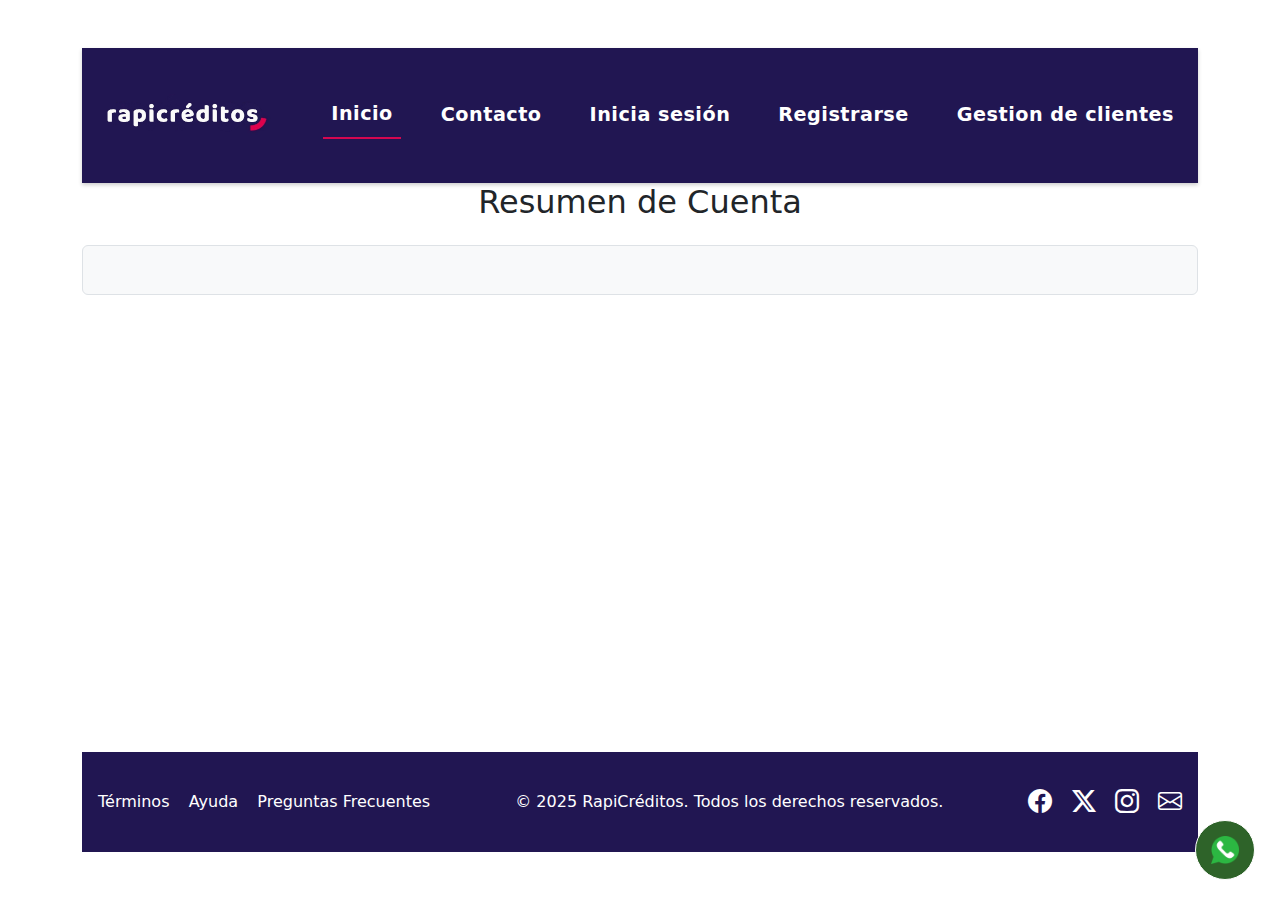
<file: public/interfazCliente.html>
<!DOCTYPE html>
<html lang="es">
<head>
  <meta charset="UTF-8" />
  <meta name="viewport" content="width=device-width, initial-scale=1.0"/>
  <title>Panel del Cliente</title>
		<link
			href="https://fonts.googleapis.com/css2?family=Baloo+2:wght@600&family=Roboto&display=swap"
			rel="stylesheet"
		/>
		<link
			href="https://cdn.jsdelivr.net/npm/bootstrap@5.3.3/dist/css/bootstrap.min.css"
			rel="stylesheet"
		/>
		<link
			href="https://cdn.jsdelivr.net/npm/bootstrap-icons@1.11.1/font/bootstrap-icons.css"
			rel="stylesheet"
		/>
		<link
			href="https://unpkg.com/aos@2.3.4/dist/aos.css"
			rel="stylesheet"
		/>
    <link rel="stylesheet" href="./css/style.css" />
</head>
<body class="container py-5">
  <header>
			<nav class="navbar navbar-expand-md navbar-dark container-fluid">
				<div
					class="nav-wrapper d-flex w-100 align-items-center justify-content-between px-3"
				>
					<!-- Logo -->
					<!-- LOGO -->
					<a class="navbar-brand" href="#">
						<div class="logo-container">
							<img
								src="/assets/rapicreditos.png.jpg"
								alt="Logo RapiCréditos"
								class="logo img-fluid"
							/>
						</div>
					</a>

					<!-- Boton -->
					<!-- BOTÓN HAMBURGUESA -->
					<button
						class="navbar-toggler"
						type="button"
						data-bs-toggle="collapse"
						data-bs-target="#mainNavbar"
						aria-controls="mainNavbar"
						aria-expanded="false"
						aria-label="Toggle navigation"
					>
						<span class="navbar-toggler-icon"></span>
					</button>
				</div>

				<!-- ENLACES -->
				<div
					class="collapse navbar-collapse justify-content-end px-3"
					id="mainNavbar"
				>
					<ul class="navbar-nav">
						<li class="nav-item active">
							<a
								class="nav-link active"
								aria-current="page"
								href="#"
								>Inicio</a
							>
						</li>
						<li class="nav-item">
							<a class="nav-link" href="./contacto.html"
								>Contacto</a
							>
						</li>
						<li class="nav-item">
							<a class="nav-link" href="./login.html"
								>Inicia sesión</a
							>
						</li>
						<li class="nav-item">
							<a class="nav-link" href="./signup.html"
								>Registrarse</a
							>
						</li>
						<li class="nav-item">
							<a class="nav-link" href="./interfazAdmin.html"
								>Gestion de clientes</a
							>
						</li>
					</ul>
				</div>
			</nav>
		</header>

  <h2 class="text-center mb-4">Resumen de Cuenta</h2>
  <div id="datosCliente" class="border rounded p-4 bg-light"></div>

  <!-- Footer -->
		<footer class="footer">
			<div class="footer-container">
				<!-- Enlaces -->
				<nav
					class="footer-section footer-links"
					aria-label="Enlaces del pie de página"
				>
					<a href="#">Términos</a>
					<a href="#">Ayuda</a>
					<a href="#">Preguntas Frecuentes</a>
				</nav>

				<!-- Derechos -->
				<div class="footer-section footer-copy">
					© 2025 RapiCréditos. Todos los derechos reservados.
				</div>

				<!-- Íconos Sociales -->
				<div
					class="footer-section container-icons-social"
					aria-label="Redes sociales"
				>
					<a href="#"
						><i class="bi bi-facebook" aria-hidden="true"></i
					></a>
					<a href="#"
						><i class="bi bi-twitter-x" aria-hidden="true"></i
					></a>
					<a href="#"
						><i class="bi bi-instagram" aria-hidden="true"></i
					></a>
					<a href="#"
						><i class="bi bi-envelope" aria-hidden="true"></i
					></a>
				</div>
			</div>
		</footer>

    <div class="container-boton-Whatsapp">
			<a
				href="https://wa.me/+542284555478?text=En%20que%20podemos%20ayudarte?%20..."
				target="_blank"
			>
				<img
					class="boton"
					src="../assets/iconow.png"
					alt="Whatsapp"
				/>
			</a>
		</div>

  <script
			type="module"
			src="./js/components/interfazCliente.js"
		></script>
  
  
</body>
</html>
</file>
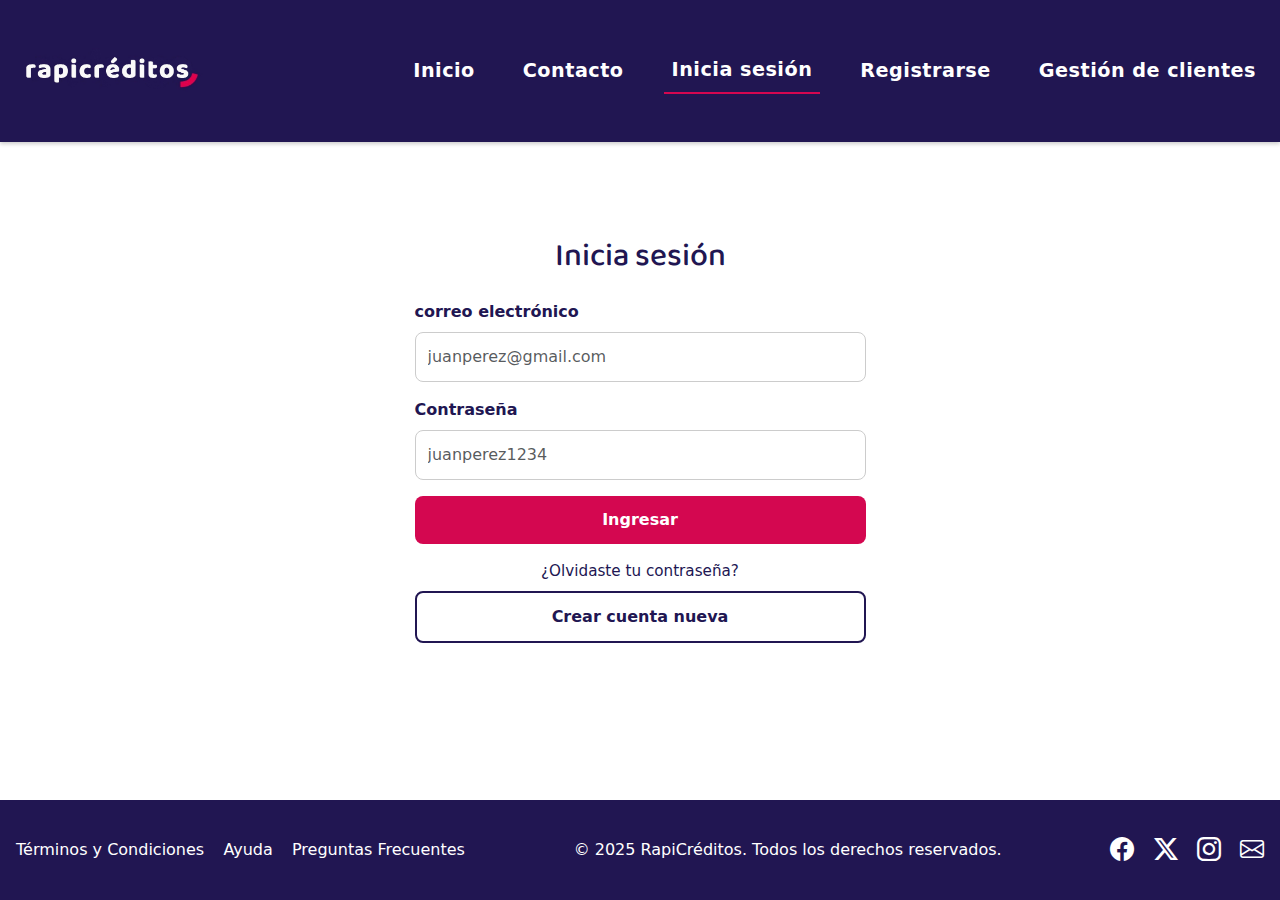
<file: public/login.html>
<!DOCTYPE html>
<html lang="es">
<head>
	<meta charset="UTF-8" />
	<meta name="viewport" content="width=device-width, initial-scale=1.0" />
	<title>Login</title>
	<link rel="stylesheet" href="./css/components/login.css" />
	<link href="https://cdn.jsdelivr.net/npm/bootstrap@5.3.3/dist/css/bootstrap.min.css" rel="stylesheet" />
	<link href="https://cdn.jsdelivr.net/npm/bootstrap-icons@1.11.1/font/bootstrap-icons.css" rel="stylesheet" />
	<link
			href="https://fonts.googleapis.com/css2?family=Baloo+2:wght@600&family=Roboto&display=swap"
			rel="stylesheet"
		/>
</head>

<body>
	<!-- HEADER RESPONSIVO -->
	<header>
		<nav class="navbar navbar-expand-md navbar-dark container-fluid">
			<div class="nav-wrapper d-flex w-100 align-items-center justify-content-between px-3">
				<a class="navbar-brand" href="../index.html">
					<div class="logo-container">
						<img src="/assets/rapicreditos.png.jpg" alt="Logo RapiCréditos" class="logo img-fluid" />
					</div>
				</a>

				<button class="navbar-toggler" type="button" data-bs-toggle="collapse" data-bs-target="#mainNavbar" aria-controls="mainNavbar" aria-expanded="false" aria-label="Toggle navigation">
					<span class="navbar-toggler-icon"></span>
				</button>
			</div>

			<div class="collapse navbar-collapse justify-content-end px-3" id="mainNavbar">
				<ul class="navbar-nav">
					<li class="nav-item"><a class="nav-link" href="../index.html">Inicio</a></li>
					<li class="nav-item"><a class="nav-link" href="./contacto.html">Contacto</a></li>
					<li class="nav-item"><a class="nav-link active" aria-current="page" href="#">Inicia sesión</a></li>
					<li class="nav-item"><a class="nav-link" href="./signup.html">Registrarse</a></li>
					<li class="nav-item"><a class="nav-link" href="./interfazAdmin.html">Gestión de clientes</a></li>
				</ul>
			</div>
		</nav>
	</header>

	<!-- FORMULARIO DE LOGIN -->

	<main class="login-container container my-5">
		<div class="row justify-content-center">
			<div class="col-12 col-sm-10 col-md-8 col-lg-5 login-card">
				<h2 class="text-center mb-4">Inicia sesión</h2>
				<form class="login-form">
					<div class="mb-3">
						<label for="correo" class="form-label">correo electrónico</label>
						<input type="email" class="form-control" id="correo" placeholder="juanperez@gmail.com" required />
					</div>

					<div class="mb-3">
						<label for="password" class="form-label">Contraseña</label>
						<input type="password" class="form-control" id="password" placeholder="juanperez1234" required />
					</div>

					<div class="text-center">
						<button type="submit" class="login-btn w-100">Ingresar</button>
					</div>
					<div class="text-center mt-3">
							<a href="#" class="forgot-password d-block"
								>¿Olvidaste tu contraseña?</a
							>
							<button
								type="button"
								class="register-btn mt-2 w-100"
								onclick="location.href='./signup.html'"
							>
								Crear cuenta nueva
							</button>
					</div>
				</form>
			</div>
		</div>
	</main>

	<!-- FOOTER -->
	<footer class="footer">
		<div class="footer-container">
			<nav class="footer-section footer-links" aria-label="Enlaces del pie de página">
				<a href="./terminos.html">Términos y Condiciones</a>
				<a href="#">Ayuda</a>
				<a href="./faqs.html">Preguntas Frecuentes</a>
			</nav>

			<div class="footer-section footer-copy">
				© 2025 RapiCréditos. Todos los derechos reservados.
			</div>

			<div class="footer-section container-icons-social" aria-label="Redes sociales">
				<a href="#"><i class="bi bi-facebook" aria-hidden="true"></i></a>
				<a href="#"><i class="bi bi-twitter-x" aria-hidden="true"></i></a>
				<a href="#"><i class="bi bi-instagram" aria-hidden="true"></i></a>
				<a href="#"><i class="bi bi-envelope" aria-hidden="true"></i></a>
			</div>
		</div>
	</footer>

	<script src="https://cdn.jsdelivr.net/npm/bootstrap@5.3.3/dist/js/bootstrap.bundle.min.js"></script>
	<script src="./js/components/login.js"></script>
  
</script>
</body>
</html>
</file>
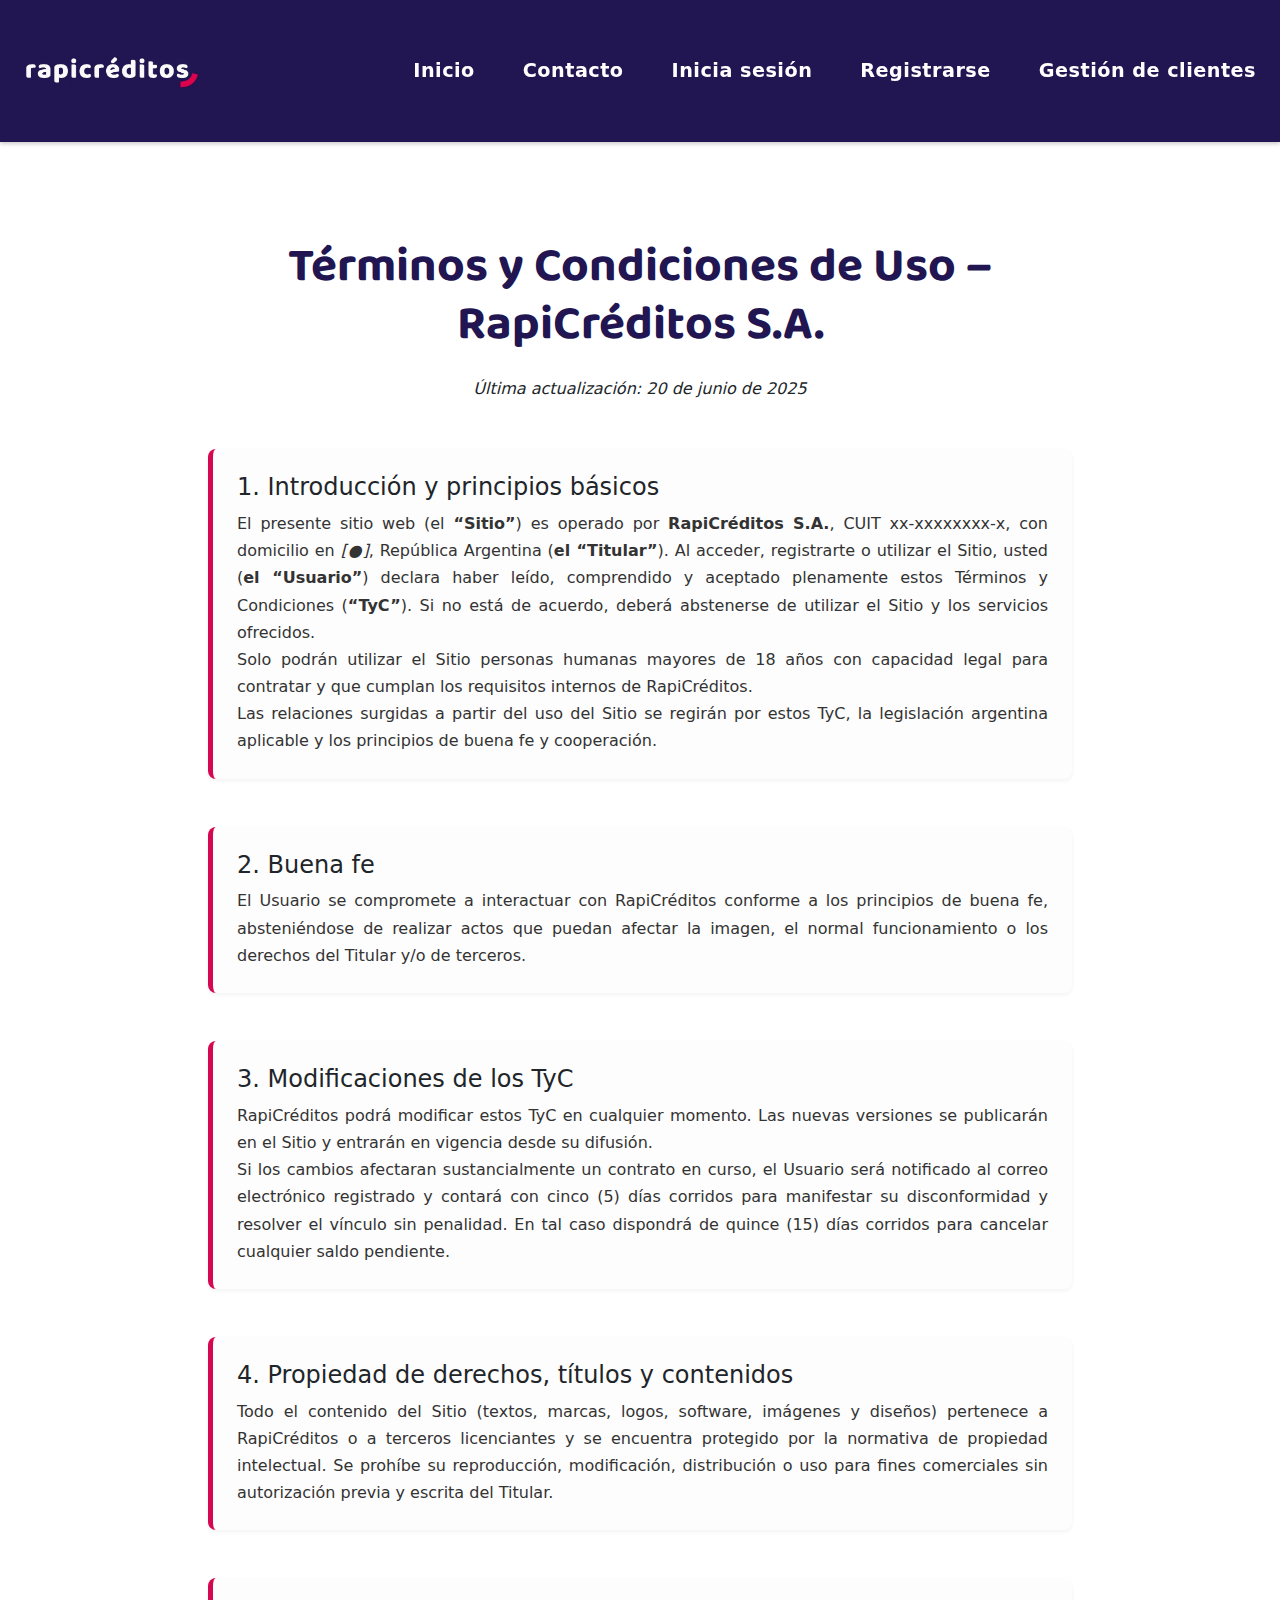
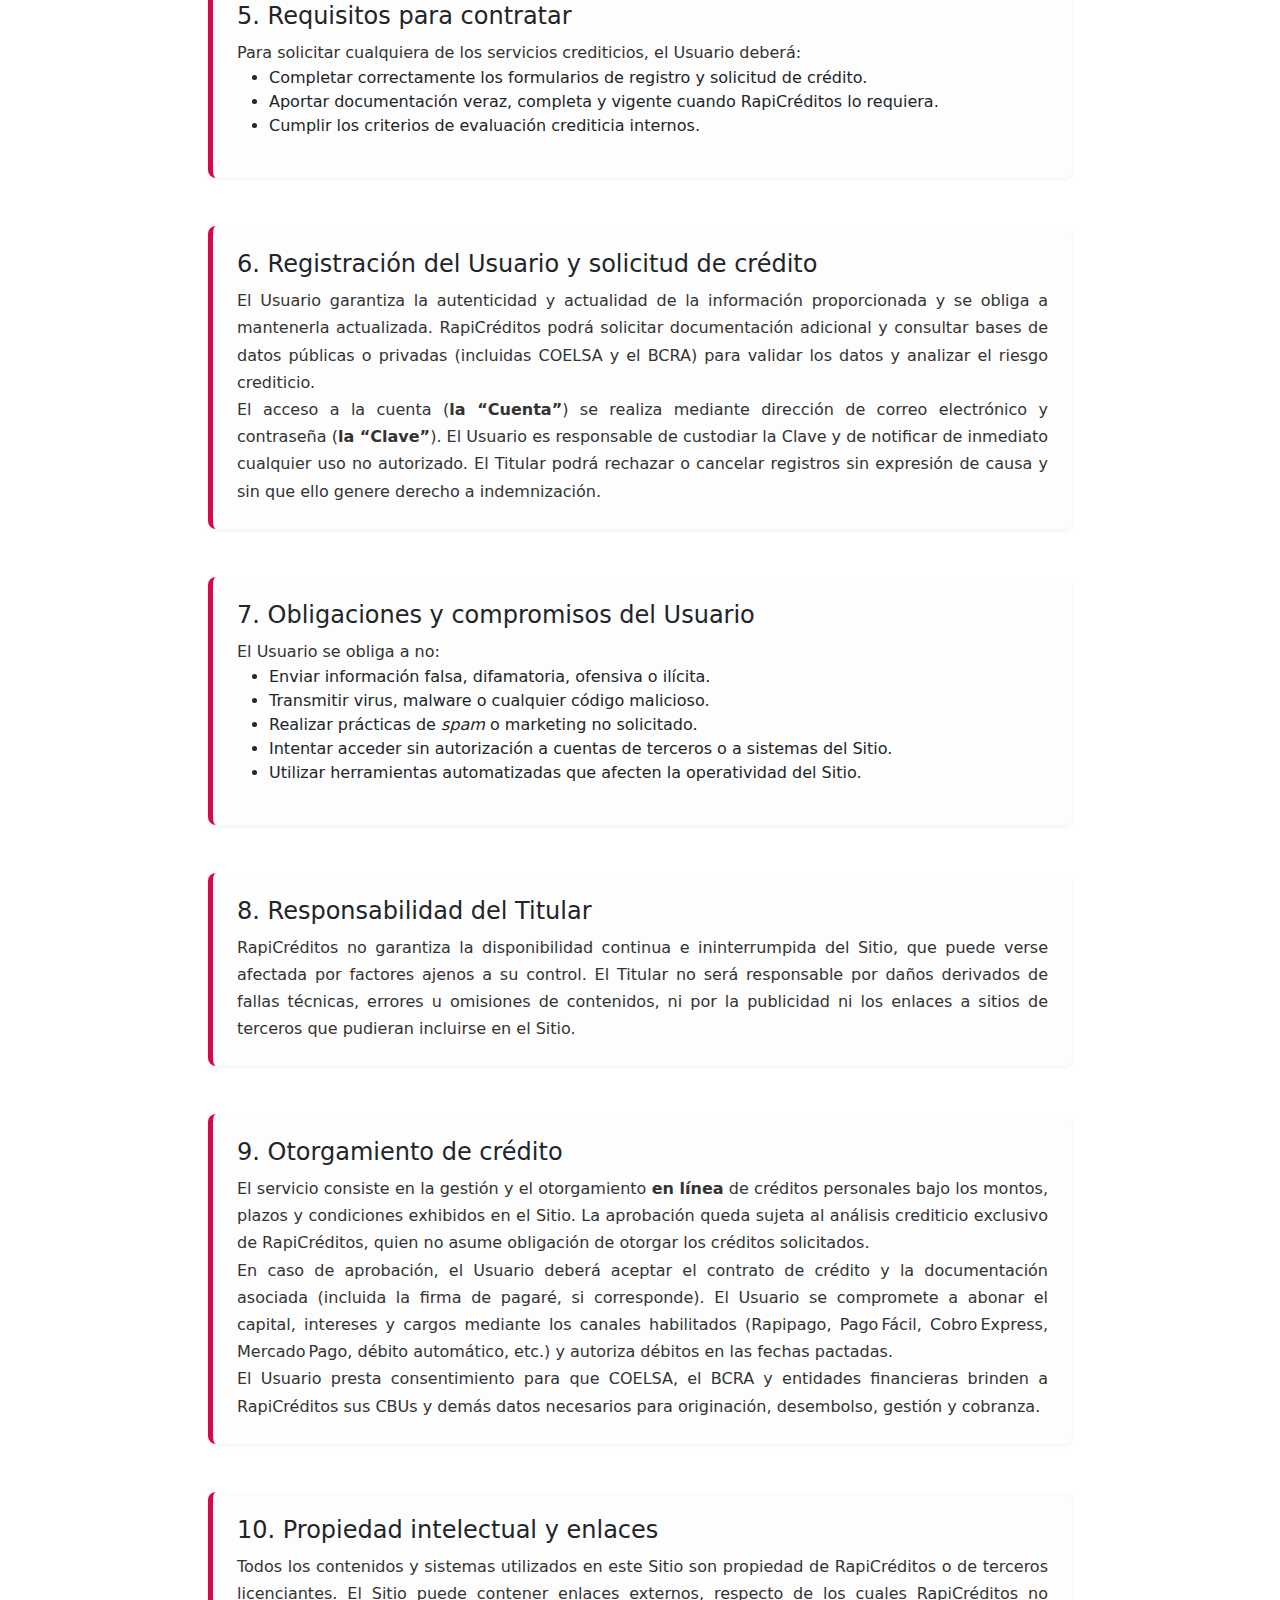
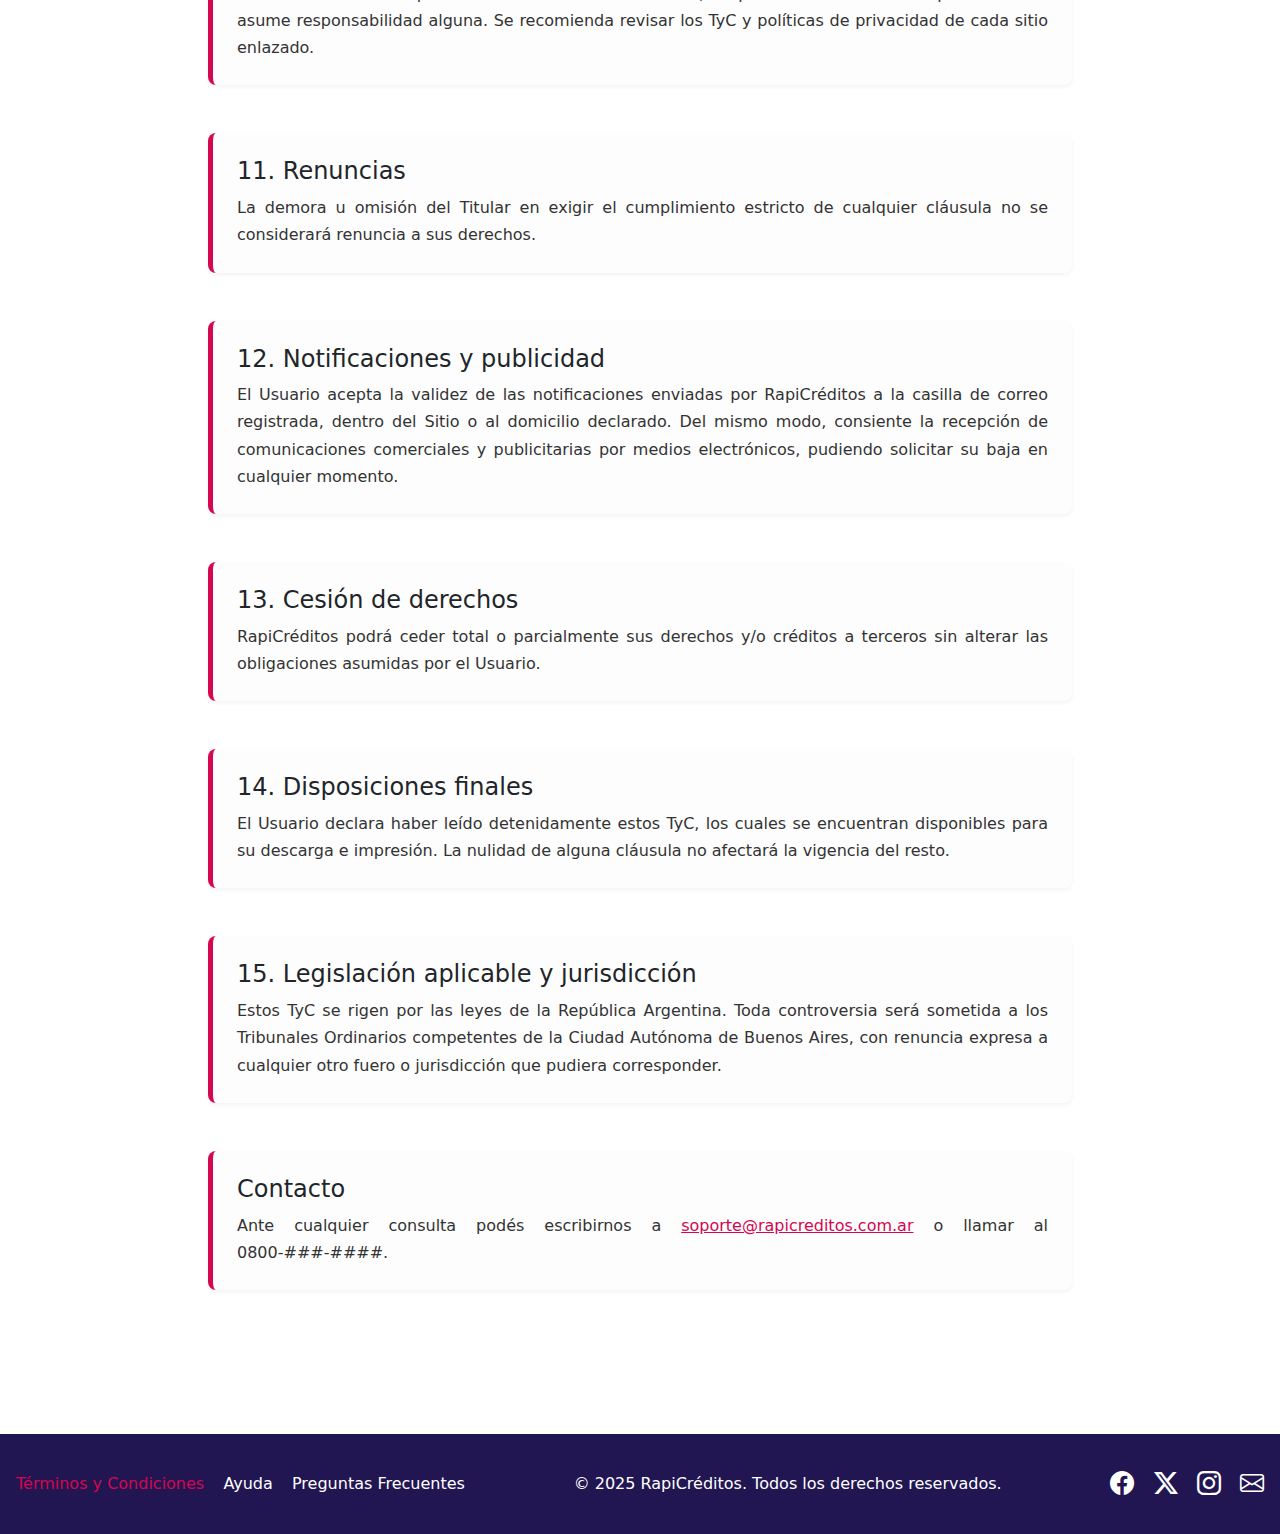
<file: public/terminos.html>
<!DOCTYPE html>
<html lang="en">
	<head>
		<meta charset="UTF-8" />
		<meta name="viewport" content="width=device-width, initial-scale=1.0" />
		<title>Términos y Condiciones | RapiCréditos</title>
		<link
			href="https://fonts.googleapis.com/css2?family=Baloo+2:wght@600&family=Roboto&display=swap"
			rel="stylesheet"
		/>
		<link
			href="https://cdn.jsdelivr.net/npm/bootstrap@5.3.3/dist/css/bootstrap.min.css"
			rel="stylesheet"
		/>
		<link
			href="https://cdn.jsdelivr.net/npm/bootstrap-icons@1.11.1/font/bootstrap-icons.css"
			rel="stylesheet"
		/>
		<link rel="stylesheet" href="./css/style.css" />
		<link rel="stylesheet" href="./css/components/terminos.css" />
	</head>
	<body>
		<!-- HEADER RESPONSIVO -->
		<header>
			<nav class="navbar navbar-expand-md navbar-dark container-fluid">
				<div
					class="nav-wrapper d-flex w-100 align-items-center justify-content-between px-3"
				>
					<a class="navbar-brand" href="#">
						<div class="logo-container">
							<img
								src="/assets/rapicreditos.png.jpg"
								alt="Logo RapiCréditos"
								class="logo img-fluid"
							/>
						</div>
					</a>

					<button
						class="navbar-toggler"
						type="button"
						data-bs-toggle="collapse"
						data-bs-target="#mainNavbar"
						aria-controls="mainNavbar"
						aria-expanded="false"
						aria-label="Toggle navigation"
					>
						<span class="navbar-toggler-icon"></span>
					</button>
				</div>

				<div
					class="collapse navbar-collapse justify-content-end px-3"
					id="mainNavbar"
				>
					<ul class="navbar-nav">
						<li class="nav-item">
							<a class="nav-link" href="../index.html">Inicio</a>
						</li>
						<li class="nav-item">
							<a class="nav-link" href="./contacto.html"
								>Contacto</a
							>
						</li>
						<li class="nav-item">
							<a class="nav-link" href="./login.html"
								>Inicia sesión</a
							>
						</li>
						<li class="nav-item">
							<a class="nav-link" href="./signup.html"
								>Registrarse</a
							>
						</li>
						<li class="nav-item">
							<a class="nav-link" href="./interfazAdmin.html"
								>Gestión de clientes</a
							>
						</li>
					</ul>
				</div>
			</nav>
		</header>

		<main class="container my-5">
			<h1 class="text-center mb-4 fw-bold">
				Términos y Condiciones de Uso – RapiCréditos S.A.
			</h1>
			<p class="text-center fst-italic mb-5">
				Última actualización: 20&nbsp;de&nbsp;junio&nbsp;de&nbsp;2025
			</p>

			<!-- 1. INTRODUCCIÓN -->
			<section id="introduccion" class="mb-5">
				<h2 class="h4">1.&nbsp;Introducción y principios básicos</h2>
				<p>
					El presente sitio web (el <strong>“Sitio”</strong>) es
					operado por <strong>RapiCréditos&nbsp;S.A.</strong>,
					CUIT&nbsp;xx‑xxxxxxxx‑x, con domicilio en <em>[●]</em>,
					República Argentina (<strong>el “Titular”</strong>). Al
					acceder, registrarte o utilizar el Sitio, usted (<strong
						>el “Usuario”</strong
					>) declara haber leído, comprendido y aceptado plenamente
					estos Términos y Condiciones (<strong>“TyC”</strong>). Si no
					está de acuerdo, deberá abstenerse de utilizar el Sitio y
					los servicios ofrecidos.
				</p>
				<p>
					Solo podrán utilizar el Sitio personas humanas mayores de
					18&nbsp;años con capacidad legal para contratar y que
					cumplan los requisitos internos de RapiCréditos.
				</p>
				<p>
					Las relaciones surgidas a partir del uso del Sitio se
					regirán por estos TyC, la legislación argentina aplicable y
					los principios de buena fe y cooperación.
				</p>
			</section>

			<!-- 2. BUENA FE -->
			<section id="buena-fe" class="mb-5">
				<h2 class="h4">2.&nbsp;Buena fe</h2>
				<p>
					El Usuario se compromete a interactuar con RapiCréditos
					conforme a los principios de buena fe, absteniéndose de
					realizar actos que puedan afectar la imagen, el normal
					funcionamiento o los derechos del Titular y/o de terceros.
				</p>
			</section>

			<!-- 3. MODIFICACIONES -->
			<section id="modificaciones" class="mb-5">
				<h2 class="h4">3.&nbsp;Modificaciones de los TyC</h2>
				<p>
					RapiCréditos podrá modificar estos TyC en cualquier momento.
					Las nuevas versiones se publicarán en el Sitio y entrarán en
					vigencia desde su difusión.
				</p>
				<p>
					Si los cambios afectaran sustancialmente un contrato en
					curso, el Usuario será notificado al correo electrónico
					registrado y contará con cinco (5)&nbsp;días corridos para
					manifestar su disconformidad y resolver el vínculo sin
					penalidad. En tal caso dispondrá de quince (15)&nbsp;días
					corridos para cancelar cualquier saldo pendiente.
				</p>
			</section>

			<!-- 4. PROPIEDAD -->
			<section id="propiedad" class="mb-5">
				<h2 class="h4">
					4.&nbsp;Propiedad de derechos, títulos y contenidos
				</h2>
				<p>
					Todo el contenido del Sitio (textos, marcas, logos,
					software, imágenes y diseños) pertenece a RapiCréditos o a
					terceros licenciantes y se encuentra protegido por la
					normativa de propiedad intelectual. Se prohíbe su
					reproducción, modificación, distribución o uso para fines
					comerciales sin autorización previa y escrita del Titular.
				</p>
			</section>

			<!-- 5. REQUISITOS -->
			<section id="requisitos" class="mb-5">
				<h2 class="h4">5.&nbsp;Requisitos para contratar</h2>
				<p>
					Para solicitar cualquiera de los servicios crediticios, el
					Usuario deberá:
				</p>
				<ul>
					<li>
						Completar correctamente los formularios de registro y
						solicitud de crédito.
					</li>
					<li>
						Aportar documentación veraz, completa y vigente cuando
						RapiCréditos lo requiera.
					</li>
					<li>
						Cumplir los criterios de evaluación crediticia internos.
					</li>
				</ul>
			</section>

			<!-- 6. REGISTRACIÓN -->
			<section id="registracion" class="mb-5">
				<h2 class="h4">
					6.&nbsp;Registración del Usuario y solicitud de crédito
				</h2>
				<p>
					El Usuario garantiza la autenticidad y actualidad de la
					información proporcionada y se obliga a mantenerla
					actualizada. RapiCréditos podrá solicitar documentación
					adicional y consultar bases de datos públicas o privadas
					(incluidas COELSA y el BCRA) para validar los datos y
					analizar el riesgo crediticio.
				</p>
				<p>
					El acceso a la cuenta (<strong>la “Cuenta”</strong>) se
					realiza mediante dirección de correo electrónico y
					contraseña (<strong>la “Clave”</strong>). El Usuario es
					responsable de custodiar la Clave y de notificar de
					inmediato cualquier uso no autorizado. El Titular podrá
					rechazar o cancelar registros sin expresión de causa y sin
					que ello genere derecho a indemnización.
				</p>
			</section>

			<!-- 7. COMPROMISOS -->
			<section id="compromisos" class="mb-5">
				<h2 class="h4">
					7.&nbsp;Obligaciones y compromisos del Usuario
				</h2>
				<p>El Usuario se obliga a no:</p>
				<ul>
					<li>
						Enviar información falsa, difamatoria, ofensiva o
						ilícita.
					</li>
					<li>
						Transmitir virus, malware o cualquier código malicioso.
					</li>
					<li>
						Realizar prácticas de <em>spam</em> o marketing no
						solicitado.
					</li>
					<li>
						Intentar acceder sin autorización a cuentas de terceros
						o a sistemas del Sitio.
					</li>
					<li>
						Utilizar herramientas automatizadas que afecten la
						operatividad del Sitio.
					</li>
				</ul>
			</section>

			<!-- 8. RESPONSABILIDAD -->
			<section id="responsabilidad" class="mb-5">
				<h2 class="h4">8.&nbsp;Responsabilidad del Titular</h2>
				<p>
					RapiCréditos no garantiza la disponibilidad continua e
					ininterrumpida del Sitio, que puede verse afectada por
					factores ajenos a su control. El Titular no será responsable
					por daños derivados de fallas técnicas, errores u omisiones
					de contenidos, ni por la publicidad ni los enlaces a sitios
					de terceros que pudieran incluirse en el Sitio.
				</p>
			</section>

			<!-- 9. OTORGAMIENTO -->
			<section id="otorgamiento" class="mb-5">
				<h2 class="h4">9.&nbsp;Otorgamiento de crédito</h2>
				<p>
					El servicio consiste en la gestión y el otorgamiento
					<strong>en línea</strong>
					de créditos personales bajo los montos, plazos y condiciones
					exhibidos en el Sitio. La aprobación queda sujeta al
					análisis crediticio exclusivo de RapiCréditos, quien no
					asume obligación de otorgar los créditos solicitados.
				</p>
				<p>
					En caso de aprobación, el Usuario deberá aceptar el contrato
					de crédito y la documentación asociada (incluida la firma de
					pagaré, si corresponde). El Usuario se compromete a abonar
					el capital, intereses y cargos mediante los canales
					habilitados (Rapipago, Pago Fácil, Cobro Express,
					Mercado Pago, débito automático, etc.) y autoriza débitos en
					las fechas pactadas.
				</p>
				<p>
					El Usuario presta consentimiento para que COELSA, el BCRA y
					entidades financieras brinden a RapiCréditos sus CBUs y
					demás datos necesarios para originación, desembolso, gestión
					y cobranza.
				</p>
			</section>

			<!-- 10. PROPIEDAD INTELLECTUAL Y ENLACES -->
			<section id="propiedad-intelectual" class="mb-5">
				<h2 class="h4">10.&nbsp;Propiedad intelectual y enlaces</h2>
				<p>
					Todos los contenidos y sistemas utilizados en este Sitio son
					propiedad de RapiCréditos o de terceros licenciantes. El
					Sitio puede contener enlaces externos, respecto de los
					cuales RapiCréditos no asume responsabilidad alguna. Se
					recomienda revisar los TyC y políticas de privacidad de cada
					sitio enlazado.
				</p>
			</section>

			<!-- 11. RENUNCIAS -->
			<section id="renuncias" class="mb-5">
				<h2 class="h4">11.&nbsp;Renuncias</h2>
				<p>
					La demora u omisión del Titular en exigir el cumplimiento
					estricto de cualquier cláusula no se considerará renuncia a
					sus derechos.
				</p>
			</section>

			<!-- 12. NOTIFICACIONES -->
			<section id="notificaciones" class="mb-5">
				<h2 class="h4">12.&nbsp;Notificaciones y publicidad</h2>
				<p>
					El Usuario acepta la validez de las notificaciones enviadas
					por RapiCréditos a la casilla de correo registrada, dentro
					del Sitio o al domicilio declarado. Del mismo modo,
					consiente la recepción de comunicaciones comerciales y
					publicitarias por medios electrónicos, pudiendo solicitar su
					baja en cualquier momento.
				</p>
			</section>

			<!-- 13. CESION -->
			<section id="cesion" class="mb-5">
				<h2 class="h4">13.&nbsp;Cesión de derechos</h2>
				<p>
					RapiCréditos podrá ceder total o parcialmente sus derechos
					y/o créditos a terceros sin alterar las obligaciones
					asumidas por el Usuario.
				</p>
			</section>

			<!-- 14. DISPOSICIONES FINALES -->
			<section id="finales" class="mb-5">
				<h2 class="h4">14.&nbsp;Disposiciones finales</h2>
				<p>
					El Usuario declara haber leído detenidamente estos TyC, los
					cuales se encuentran disponibles para su descarga e
					impresión. La nulidad de alguna cláusula no afectará la
					vigencia del resto.
				</p>
			</section>

			<!-- 15. LEGISLACIÓN -->
			<section id="legislacion" class="mb-5">
				<h2 class="h4">
					15.&nbsp;Legislación aplicable y jurisdicción
				</h2>
				<p>
					Estos TyC se rigen por las leyes de la República Argentina.
					Toda controversia será sometida a los Tribunales Ordinarios
					competentes de la Ciudad Autónoma de Buenos Aires, con
					renuncia expresa a cualquier otro fuero o jurisdicción que
					pudiera corresponder.
				</p>
			</section>

			<!-- CONTACTO -->
			<section id="contacto" class="mb-5">
				<h2 class="h4">Contacto</h2>
				<p>
					Ante cualquier consulta podés escribirnos a
					<a href="mailto:soporte@rapicreditos.com.ar"
						>soporte@rapicreditos.com.ar</a
					>
					o llamar al 0800‑###‑####.
				</p>
			</section>
		</main>

		<!-- FOOTER -->
		<footer class="footer">
			<div class="footer-container">
				<nav
					class="footer-section footer-links"
					aria-label="Enlaces del pie de página"
				>
					<a href="#" class="active">Términos y Condiciones</a>
					<a href="#">Ayuda</a>
					<a href="./faqs.html">Preguntas Frecuentes</a>
				</nav>

				<div class="footer-section footer-copy">
					© 2025 RapiCréditos. Todos los derechos reservados.
				</div>

				<div
					class="footer-section container-icons-social"
					aria-label="Redes sociales"
				>
					<a href="#"
						><i class="bi bi-facebook" aria-hidden="true"></i
					></a>
					<a href="#"
						><i class="bi bi-twitter-x" aria-hidden="true"></i
					></a>
					<a href="#"
						><i class="bi bi-instagram" aria-hidden="true"></i
					></a>
					<a href="#"
						><i class="bi bi-envelope" aria-hidden="true"></i
					></a>
				</div>
			</div>
		</footer>
		<script src="https://cdn.jsdelivr.net/npm/bootstrap@5.3.3/dist/js/bootstrap.bundle.min.js"></script>
	</body>
</html>
</file>
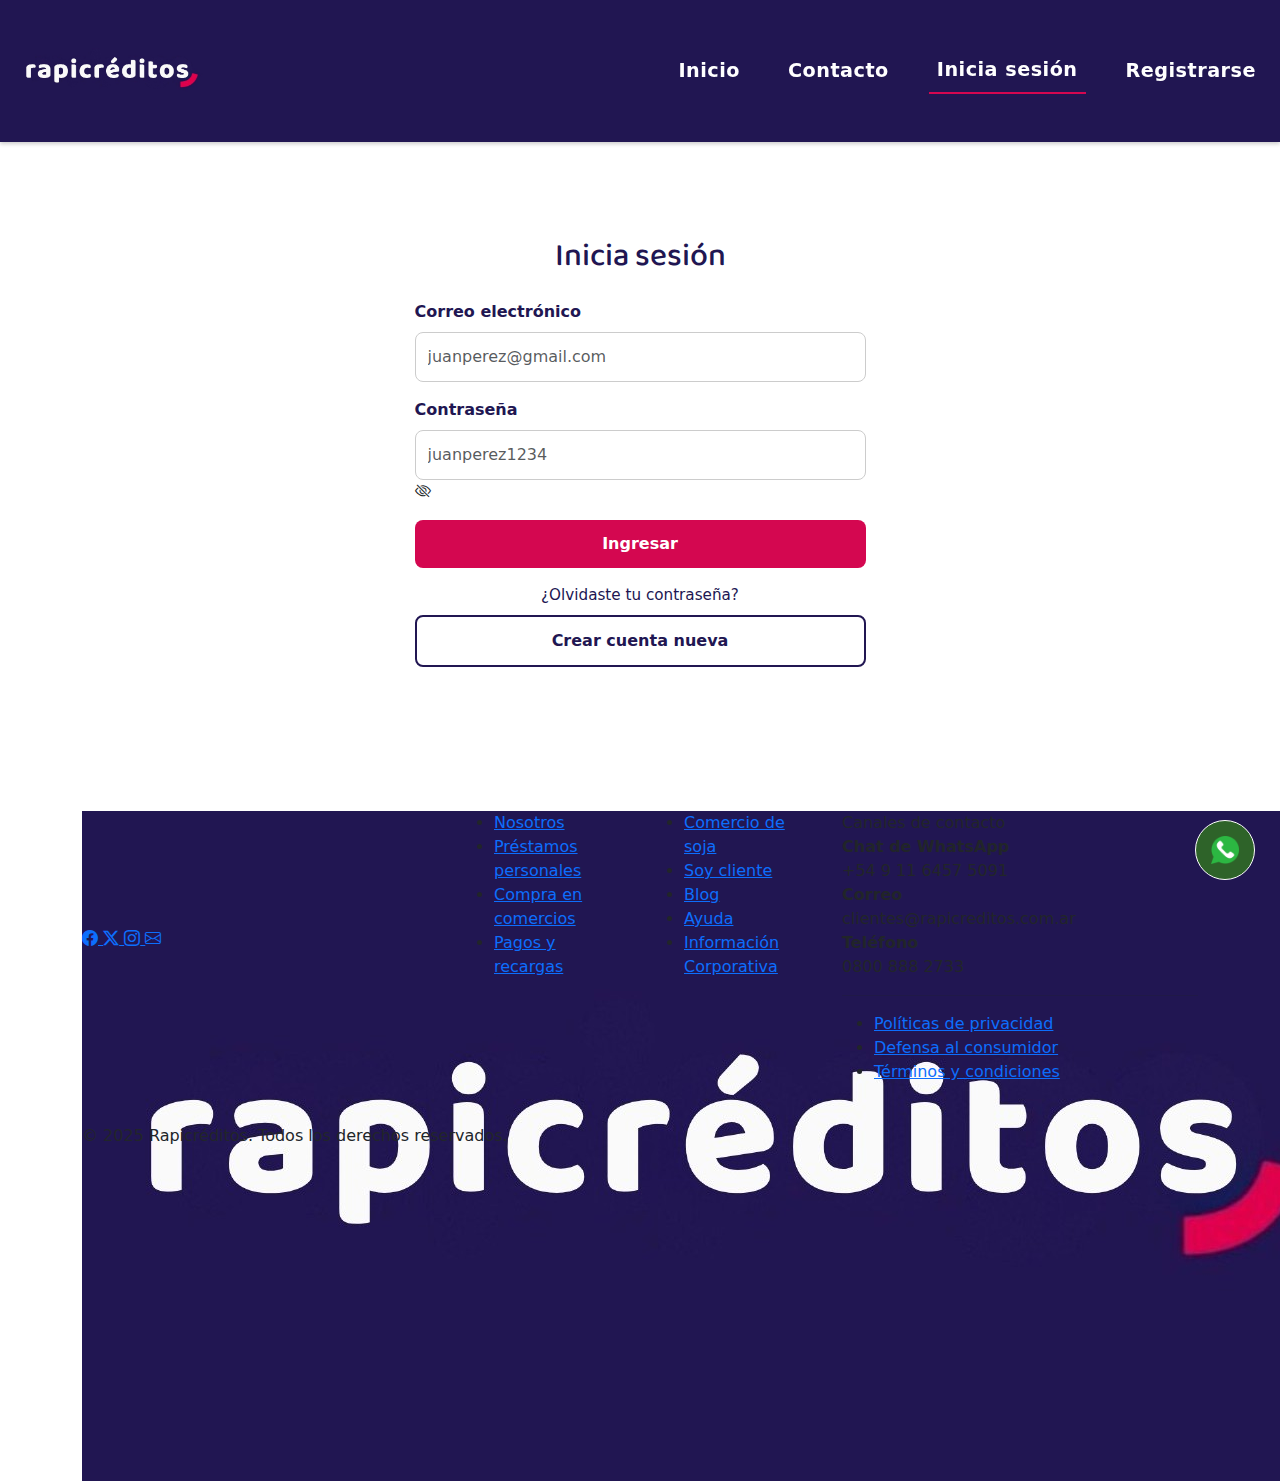
<file: public/auth/login.html>
<!DOCTYPE html>
<html lang="es">
<head>
	<meta charset="UTF-8" />
	<meta name="viewport" content="width=device-width, initial-scale=1.0" />
	<title>Login | rapicréditos</title>
	<link href="https://cdn.jsdelivr.net/npm/bootstrap@5.3.3/dist/css/bootstrap.min.css" rel="stylesheet" />
	<link href="https://cdn.jsdelivr.net/npm/bootstrap-icons@1.11.1/font/bootstrap-icons.css" rel="stylesheet"/>
	<link href="https://fonts.googleapis.com/css2?family=Baloo+2:wght@600&family=Roboto&display=swap"	rel="stylesheet"/>
	<link rel="stylesheet" href="../css/style.css">
	<link rel="stylesheet" href="../css/components/login.css" />
</head>

<body>
	<!-- HEADER dinámico -->
	<div id="header-placeholder"></div>

	<!-- Formulario de login -->
	<main class="login-container container my-5">

		<div class="row justify-content-center">
			<div class="col-12 col-sm-10 col-md-8 col-lg-5 login-card">
				<h2 class="text-center mb-4">Inicia sesión</h2>
				<form class="login-form" novalidate>
					<div class="mb-3 campo">
					    <label for="correo" class="form-label">Correo electrónico</label>
					    <input
						type="email"
						class="form-control"
						id="correo"
						placeholder="juanperez@gmail.com"
						required
					    />
					    <div class="error-mensaje" id="error-correo"></div>
					</div>
				    
					<div class="mb-3 campo position-relative">
					    <label for="contrasenia" class="form-label">Contraseña</label>
					    <input
						type="password"
						class="form-control"
						id="contrasenia"
						placeholder="juanperez1234"
						required
					    />
					    <i
						class="bi bi-eye-slash toggle-password"
						id="togglePassword"
						aria-label="Mostrar contraseña"
						role="button"
					    ></i>
					    <div class="error-mensaje" id="error-password"></div>
					</div>
				    
					<div class="text-center">
					    <button type="submit" class="login-btn w-100">Ingresar</button>
					</div>
					<div class="text-center mt-3">
					    <a href="#" class="forgot-password d-block">¿Olvidaste tu contraseña?</a>
					    <button
						type="button"
						class="register-btn mt-2 w-100"
						onclick="location.href='./signup.html'"
					    >
						Crear cuenta nueva
					    </button> 
					</div>
				    </form>
			</div>
		</div>
		
	</main>

	<!-- Modal de carga -->
	<div class="modal fade" id="modalCarga" tabindex="-1" aria-hidden="true">
		<div class="modal-dialog modal-dialog-centered">
			<div class="modal-content text-center p-4">
				<div class="spinner-border" role="status">
					<span class="visually-hidden">Cargando...</span>
				</div>
				<p class="mt-3 mb-0">Iniciando sesión, por favor espera...</p>
			</div>
		</div>
	</div>



	<!-- FOOTER dinámico -->
	<div id="footer-placeholder"></div>

		<!-- Funcionalidad de botón flotante de whatsaap -->
		<div class="container-boton-Whatsapp">
			<a
				href="https://wa.me/+542284555478?text=En%20que%20podemos%20ayudarte?%20..."
				target="_blank"
			>
				<img class="boton" src="/assets/iconow.png" alt="Whatsapp" />
			</a>
		</div>
		<!-- <script src="https://cdn.jsdelivr.net/npm/sweetalert2@11"></script> -->
	<script src="https://cdn.jsdelivr.net/npm/bootstrap@5.3.3/dist/js/bootstrap.bundle.min.js"></script>
	<script type="module" src="../js/components/login.js"></script> 

	<!-- Script para cargar header y footer -->
	<script src="../js/load-partials.js"></script>
</script>
</body>
</html>
</file>
<file: styles.css>
:root {
    --azul_oceano_profundo: #003b73;
    --celeste_conicet: #00a6fb;
    --coral_biologico: #ff6b6b;
    --gris_perla: #f5f7fa;
    --azul_grisaceo: #2e4057;
    --verde_algal: #3ba99c;
}

/* ===== BASE ===== */
body {
    font-family: "Poppins", "Segoe UI", sans-serif;
    background-color: var(--gris_perla);
    color: var(--azul_grisaceo);
    line-height: 1.7;
    scroll-behavior: smooth;
    overflow-x: hidden;
    font-display: swap;
    -webkit-font-smoothing: antialiased;
    -moz-osx-font-smoothing: grayscale;
}

/* ===== HEADER ===== */
header {
    background: linear-gradient(
        90deg,
        var(--celeste_conicet),
        var(--azul_oceano_profundo)
    );
    overflow: visible; /* ✅ evita recortes */
}

/* Marca y navegación */
.navbar-brand {
    color: white !important;
    font-weight: 700;
    font-size: clamp(1rem, 2vw, 1.3rem); /* ✅ se adapta mejor */
}

/* ===== LINKS NAV ===== */
.navbar-nav .nav-link {
    color: white !important;
    font-weight: 500;
    font-size: clamp(1rem, 1vw, 1.1rem); /* ✅ texto adaptable */
    letter-spacing: 1px;
    transition: all 0.3s ease;
    position: relative;
    display: inline-block;
    white-space: nowrap; /* ✅ evita cortes */
    overflow: hidden;
    text-overflow: ellipsis;
}

/* Subrayado animado */
.navbar-nav .nav-link::after {
    content: "";
    position: absolute;
    bottom: -4px;
    left: 0;
    width: 0%;
    height: 2px;
    background-color: var(--coral_biologico);
    transition: width 0.3s ease;
}

.navbar-nav .nav-link:hover {
    color: var(--coral_biologico) !important;
}

.navbar-nav .nav-link:hover::after {
    width: 100%;
}

/* ===== LINK ACTIVO ===== */
.navbar-nav .nav-link.active {
    color: var(--coral_biologico) !important;
    background: none !important;
    border-bottom: 2px solid var(--coral_biologico);
}

/* ===== ESPACIADO ENTRE LINKS ===== */
@media (min-width: 992px) {
    .navbar-nav {
        display: flex;
        gap: 2.5rem; /* ✅ más espacio entre los links */
        align-items: center;
        flex-wrap: nowrap;
    }

    .navbar-nav .nav-item {
        margin: 0; /* controlado con gap */
    }

    .container {
        max-width: 95%; /* ✅ header más espacioso */
    }
}

/* ===== BOTÓN HAMBURGUESA ===== */
.navbar-toggler {
    border: none !important; /* ✅ sin borde */
    background: transparent !important;
    padding: 0.5rem 0.7rem; /* ✅ mejor toque y alineación */
    display: flex;
    align-items: center;
    justify-content: center;
}

.navbar-toggler-icon {
    width: 1.7rem; /* ✅ tamaño mayor y centrado */
    height: 1.7rem;
    background-size: contain;
    background-repeat: no-repeat;
    background-image: url("data:image/svg+xml,%3csvg xmlns='http://www.w3.org/2000/svg' viewBox='0 0 30 30'%3e%3cpath stroke='rgba%28255,255,255,0.8%29' stroke-width='2' stroke-linecap='round' stroke-miterlimit='10' d='M4 7h22M4 15h22M4 23h22'/%3e%3c/svg%3e");
}

/* Evita sombreado al hacer clic */
.navbar-toggler:focus,
.navbar-toggler:active,
.navbar-toggler:focus-visible {
    box-shadow: none !important;
    outline: none !important;
    background-color: transparent !important;
}

/* ===== MENÚ DESPLEGABLE (MÓVIL) ===== */
@media (max-width: 991px) {
    .navbar-collapse {
        padding: 1.5rem;
        border-radius: 0 0 10px 10px;
    }

    .navbar-nav .nav-link {
        display: inline-block;
        text-align: center;
        padding: 0.7rem 0;
        border-bottom: none;
    }

    .navbar-nav .nav-link::after {
        bottom: 0;
        height: 2px;
    }

    .navbar-nav .nav-link:hover::after {
        width: 100%;
    }

    .navbar-nav .nav-link.active {
        color: var(--coral_biologico) !important;
        border-bottom: none;
    }
}

/* ===== VIDEO DE FONDO ===== */
#presentacion {
    position: relative;
    text-align: center;
    color: white;
    padding: 6em 2em;
    min-height: 90vh;
    overflow: hidden;
}

#videoFondo {
    position: absolute;
    top: 0;
    left: 0;
    width: 100%;
    height: 100%;
    object-fit: cover;
    z-index: -2;
}

.overlay {
    position: absolute;
    inset: 0;
    background: rgba(0, 0, 0, 0.45);
    z-index: -1;
}

/* ===== TEXTO ADAPTABLE ===== */
#presentacion h2 {
    font-size: clamp(1.6rem, 4vw, 2.6rem); /* ✅ adaptable */
    font-weight: 700;
    color: var(--celeste_conicet);
    margin-bottom: 1em;
}

#presentacion p {
    font-size: clamp(1rem, 1.2vw, 1.1rem); /* ✅ adaptable */
    line-height: 1.8;
    color: #f1f6fa;
    margin-bottom: 2em;
}

blockquote {
    font-style: italic;
    color: #eaf6ff;
    margin: 2em auto;
    border-left: 4px solid var(--celeste_conicet);
    padding-left: 1em;
}

blockquote span {
    display: block;
    font-size: 0.9rem;
    color: var(--coral_biologico);
    margin-top: 0.5em;
}

/* ===== BOTONES ===== */
.btn,
.btn-spotify {
    font-weight: 600;
    padding: 0.8em 1.6em;
    border-radius: 30px;
    text-decoration: none;
    transition: all 0.3s ease;
    box-shadow: 0 4px 10px rgba(0, 166, 251, 0.3);
    display: inline-block;
}

/* Botón principal */
.btn {
    background-color: var(--celeste_conicet);
    color: white;
    box-shadow: 0 4px 10px rgba(0, 166, 251, 0.3);
}

.btn:hover {
    background-color: var(--azul_oceano_profundo);
    transform: translateY(-3px);
    box-shadow: 0 6px 14px rgba(0, 100, 150, 0.3);
}

/* Botón Spotify con mismo tamaño y animación */
.btn-spotify {
    background-color: #1db954; /* ✅ color Spotify */
    color: white;
    box-shadow: 0 4px 10px rgba(29, 185, 84, 0.4);
    border: none;
}

.btn-spotify:hover {
    background-color: #169c44;
    transform: translateY(-3px);
    box-shadow: 0 6px 14px rgba(29, 185, 84, 0.3);
}

/* ===== FOOTER ===== */
footer {
    background-color: var(--azul_oceano_profundo);
    color: white;
    border-top: 5px solid var(--celeste_conicet);
}

/* ===== RESPONSIVE ===== */
@media (max-width: 768px) {
    #presentacion {
        padding: 4em 1.5em;
    }

    #presentacion h2 {
        font-size: clamp(1.4rem, 4vw, 1.8rem);
    }

    blockquote {
        font-size: 0.95rem;
    }
}
</file>
<file: styles/biodiversidad.css>
header {
    position: fixed;
    top: 0; 
    width: 100%;
    z-index: 1000; 
    background-color: #0061a8; 
    color: white; 
} 

.section-biodiversidad {
    margin-top: 80px;
    color: #c7dfe4; 
    background-color: #043d6f; 
    padding-bottom: 2rem; 
    box-shadow: 0 4px 10px rgba(0, 0, 0, 0.1);
} 
 
.intro-biodiversidad { 
    background: linear-gradient(90deg, #0096e0, #0061a8); 
    color: white; 
    padding: 3rem 2rem; 
    border-radius: 0 0 10px 10px; 
    box-shadow: 0 4px 10px rgba(0, 0, 0, 0.15);
    text-align: center; 
} 


.blox {
  background-color: var(--gris_perla);
  color: var(--azul_grisaceo);
  border-radius: 8px;
  box-shadow: 0 2px 6px rgba(2, 18, 79, 0.1);
  padding: 2.5rem 3rem;
  margin: 2rem auto;
  max-width: 900px;
}
</file>
<file: styles/galeria.css>
/* ====== GALERÍA MODERNA ====== */
#figuritas {
    background: linear-gradient(180deg, #001f3f 0%, #003b73 100%);
    color: white;
    padding: 5em 2em;
    border-radius: 0;
    text-align: center;
}

#figuritas h2 {
    font-size: 2.8rem;
    font-weight: 800;
    color: var(--celeste_conicet);
    text-transform: uppercase;
    margin-bottom: 0.5em;
    letter-spacing: 1px;
}

#figuritas p {
    font-size: 1.1rem;
    color: #d9e9f6;
    max-width: 800px;
    margin: 0 auto 3em;
    line-height: 1.8;
}

/* ====== CONTENEDOR ====== */
.container-galeria {
    position: relative;
    max-width: 1000px;
    margin: 0 auto;
    border-radius: 18px;
    overflow: hidden;
    box-shadow: 0 12px 30px rgba(0, 0, 0, 0.4);
}

/* ====== EFECTO FADE ====== */
.carousel.carousel-fade .carousel-item {
    transition: opacity 1s ease-in-out;
    opacity: 0;
}

.carousel.carousel-fade .carousel-item.active,
.carousel.carousel-fade .carousel-item-next.carousel-item-start,
.carousel.carousel-fade .carousel-item-prev.carousel-item-end {
    opacity: 1;
}

/* ====== IMÁGENES ====== */
.carousel-item img {
    width: 100%;
    height: 500px;
    object-fit: cover;
    filter: brightness(0.85);
}

/* ====== CAPTION ====== */
.carousel-caption {
    position: absolute;
    bottom: 0;
    left: 0;
    width: 100%;
    background: linear-gradient(
        to top,
        rgba(0, 0, 0, 0.75) 0%,
        rgba(0, 0, 0, 0.45) 60%,
        transparent 100%
    );
    padding: 2.5em 1em;
    border-radius: 0 0 18px 18px;
    text-shadow: 0 2px 8px rgba(0, 0, 0, 0.8);
}

.carousel-caption h5 {
    font-size: 1.8rem;
    font-weight: 700;
    color: var(--celeste_conicet);
    margin-bottom: 0.7em;
}

.carousel-caption p {
    font-size: 1.05rem;
    color: #f1f6fa;
    max-width: 700px;
    margin: 0 auto;
}

/* ====== CONTROLES ====== */
.carousel-control-prev-icon,
.carousel-control-next-icon {
    background-color: rgba(255, 255, 255, 0.85);
    border-radius: 50%;
    width: 3rem;
    height: 3rem;
    background-size: 70%;
    transition: all 0.3s ease;
}

.carousel-control-prev-icon:hover,
.carousel-control-next-icon:hover {
    background-color: var(--celeste_conicet);
    transform: scale(1.1);
}

/* ====== INDICADORES ====== */
.carousel-indicators {
    bottom: 15px;
}

.carousel-indicators [data-bs-target] {
    background-color: rgba(255, 255, 255, 0.7);
    width: 10px;
    height: 10px;
    border-radius: 50%;
    margin: 0 5px;
    transition: all 0.3s ease;
}

.carousel-indicators .active {
    background-color: var(--coral_biologico);
    transform: scale(1.3);
}

/* ====== ANIMACIÓN DE ENTRADA ====== */
.carousel-caption h5,
.carousel-caption p {
    animation: fadeUp 1s ease both;
}

@keyframes fadeUp {
    from {
        transform: translateY(20px);
        opacity: 0;
    }
    to {
        transform: translateY(0);
        opacity: 1;
    }
}

/* ====== RESPONSIVE ====== */
@media (max-width: 768px) {
    #figuritas {
        padding: 3em 1em;
    }

    .carousel-item img {
        height: 350px;
    }

    .carousel-caption {
        padding: 1.5em;
    }

    .carousel-caption h5 {
        font-size: 1.4rem;
    }

    .carousel-caption p {
        font-size: 0.95rem;
    }
}

@media (max-width: 480px) {
    .carousel-item img {
        height: 280px;
    }

    .carousel-caption {
        background: rgba(0, 0, 0, 0.6);
        padding: 1em;
    }

    .carousel-caption h5 {
        font-size: 1.2rem;
    }

    .carousel-caption p {
        font-size: 0.9rem;
    }
}
</file>
<file: styles/linea_tiempo.css>
/* ====== LÍNEA DE TIEMPO ====== */
#linea-tiempo {
    background: linear-gradient(180deg, #002b57 0%, #004c8c 100%);
    color: white;
    /* Ajuste de padding responsivo con clamp */
    padding: clamp(3em, 8vw, 6em) clamp(1em, 5vw, 4em);
    text-align: center;
    min-height: 100vh;
}

#linea-tiempo h2 {
    text-transform: uppercase;
    /* Fuente responsiva con clamp: min 1.8rem, preferido 2.5rem, max 3.5rem */
    font-size: clamp(1.8rem, 5vw, 3.5rem);
    font-weight: 700;
    color: var(--celeste_conicet);
    margin-bottom: 1em;
}

#linea-tiempo p {
    /* Fuente responsiva con clamp: min 0.95rem, preferido 1.1rem, max 1.25rem */
    font-size: clamp(0.95rem, 2vw, 1.25rem);
    max-width: 850px;
    margin: 0 auto 3em;
    line-height: 1.8;
    color: #eaf6ff;
}

/* ====== CONTENEDOR PRINCIPAL ====== */
.timeline {
    position: relative;
    max-width: 1000px;
    margin: 0 auto;
    padding: 2em 0;
    z-index: 0;
}

/* Línea central (sin cambios) */
.timeline::after {
    content: "";
    position: absolute;
    width: 4px;
    background-color: var(--celeste_conicet);
    top: 0;
    bottom: 0;
    left: 50%;
    margin-left: -2px;
    opacity: 0.9;
    z-index: 1;
}

/* ====== ÍTEMS (sin cambios) ====== */
.timeline-item {
    padding: 2.5em 0;
    position: relative;
    width: 50%;
    animation: fadeUp 0.8s ease both;
    z-index: 2;
}

.timeline-item.left {
    left: 0;
}

.timeline-item.right {
    left: 50%;
}

/* ====== CONTENIDO ====== */
.timeline-content {
    background: rgba(255, 255, 255, 0.1);
    border: 1px solid rgba(255, 255, 255, 0.2);
    border-radius: 14px;
    padding: 1.5em 2em;
    box-shadow: 0 8px 20px rgba(0, 0, 0, 0.25);
    backdrop-filter: blur(6px);
    position: relative;
    width: 85%;
    transition: transform 0.3s ease, box-shadow 0.3s ease;
    text-align: left;
    margin-top: 10px;
}

.timeline-content:hover {
    transform: translateY(-6px);
    box-shadow: 0 12px 24px rgba(0, 0, 0, 0.4);
}

/* ====== ESPACIADO LATERAL EQUILIBRADO (sin cambios) ====== */
.timeline-item.left .timeline-content {
    margin-left: 8%;
}

.timeline-item.right .timeline-content {
    margin-left: 7%;
}

/* ====== NODOS (sin cambios) ====== */
.timeline-item::before {
    content: "";
    position: absolute;
    width: 22px;
    height: 22px;
    top: 60px;
    right: -11px;
    border-radius: 50%;
    background: radial-gradient(circle, #ff6b6b 30%, #ffb3b3 90%);
    border: 3px solid #fff;
    box-shadow: 0 0 14px rgba(255, 107, 107, 0.9);
    z-index: 999;
}

.timeline-item.right::before {
    left: -11px;
    right: auto;
}

/* ====== TEXTO CONTENIDO (con clamp) ====== */
.timeline-content h3 {
    color: var(--celeste_conicet);
    font-weight: 700;
    /* Fuente responsiva: min 1.2rem, preferido 1.4rem, max 1.6rem */
    font-size: clamp(1.2rem, 3vw, 1.6rem);
    margin-bottom: 0.3em;
}

.timeline-content h4 {
    /* Fuente responsiva: min 1rem, preferido 1.1rem, max 1.25rem */
    font-size: clamp(1rem, 2.5vw, 1.25rem);
    color: #fff;
    margin-bottom: 0.8em;
    font-weight: 600;
}

.timeline-content p {
    /* Fuente responsiva: min 0.9rem, preferido 0.98rem, max 1.1rem */
    font-size: clamp(0.9rem, 2vw, 1.1rem);
    line-height: 1.6;
    color: #dceeff;
}

.timeline-content blockquote {
    font-style: italic;
    color: #fff;
    border-left: 3px solid var(--celeste_conicet);
    margin-top: 1em;
    padding-left: 1em;
    opacity: 0.9;
    /* Mantenemos el tamaño base de p */
    font-size: inherit;
}

/* ====== RESPONSIVE - Móviles (ajustes al CSS existente) ====== */
@media (max-width: 768px) {
    /* Línea central se mueve a la izquierda */
    .timeline::after {
        left: 20px;
    }

    /* Los ítems ocupan el 100% y se les da un padding para la línea */
    .timeline-item {
        width: 100%;
        padding-left: 40px; /* Espacio para la línea y el nodo */
        padding-right: 0;
    }

    /* Los ítems de la derecha se mueven a la izquierda */
    .timeline-item.right {
        left: 0;
    }

    /* El nodo se alinea a la izquierda para todos los ítems */
    .timeline-item::before,
    .timeline-item.right::before {
        left: 10px; /* Posicionado junto a la nueva línea central */
        right: auto;
    }

    /* El contenido del item se ajusta */
    .timeline-content {
        width: 100%; /* Ocupa el ancho disponible */
        margin: 0; /* Reiniciamos márgenes */
    }

    /* Eliminamos el espaciado extra que generaba margen en el modo escritorio */
    .timeline-item.left .timeline-content,
    .timeline-item.right .timeline-content {
        /* Distancia del borde derecho de la pantalla */
        margin-left: 0;
        margin-right: 0;
    }

    /* En pantallas muy pequeñas, reducimos el padding para el texto */
    .timeline-content {
        padding: 1.2em 1.5em;
    }
}
</file>
<file: styles/playlist.css>
body {
    background-color: var(--azul_oceano_profundo);
    margin: 0; /* elimina cualquier espacio arriba o a los costados */
    padding: 0;
}

/* ===== SECCIONES ===== */
#playlist,
#playlist-colaborativa {
    border-radius: 20px;
    padding: 3rem 2rem;
    box-shadow: 0 4px 12px rgba(0, 0, 0, 0.15);
    margin-top: 2rem;
}

/* ===== PLAYLIST ===== */
#playlist {
    background-color: white;
    color: var(--azul_grisaceo);
}
#playlist h2 {
    color: var(--azul_oceano_profundo);
    font-weight: 700;
    margin-bottom: 1rem;
    font-size: 2rem;
}
#playlist p {
    font-size: 1.1rem;
    margin-bottom: 2rem;
}

/* ===== COLABORATIVA ===== */
#playlist-colaborativa {
    background: linear-gradient(
        135deg,
        var(--celeste_conicet),
        var(--azul_oceano_profundo)
    );
    color: white;
}
#playlist-colaborativa h3 {
    font-size: 1.8rem;
    font-weight: 700;
    margin-bottom: 1rem;
}
#playlist-colaborativa p {
    font-size: 1.05rem;
    color: #eaf6ff;
    margin-bottom: 2rem;
}

/* ===== LINKS ===== */
.playlist-relacion a {
    text-decoration: none;
    color: var(--coral_biologico);
    font-weight: 600;
}
.playlist-relacion a:hover {
    color: #ff4d4d;
    text-decoration: underline;
}

/* ===== BOTÓN ===== */
.btn-coral {
    background-color: var(--coral_biologico);
    color: white;
    font-weight: 600;
    border: none;
    border-radius: 30px;
    transition: all 0.3s ease;
    box-shadow: 0 4px 10px rgba(255, 107, 107, 0.4);
}
.btn-coral:hover {
    background-color: #ff4d4d;
    transform: translateY(-3px);
}

/* ===== EXTRA SONGS ===== */
#extra-songs {
    margin-top: 20px;
    display: flex;
    flex-direction: column;
    gap: 16px;
}
.extra-track {
    background-color: #16213e;
    color: white;
    border-radius: 14px;
    padding: 14px 18px;
    display: flex;
    align-items: center;
    justify-content: space-between;
    gap: 18px;
    box-shadow: 0 3px 8px rgba(0, 0, 0, 0.25);
    transition: transform 0.2s ease, box-shadow 0.2s ease;
}
.extra-track:hover {
    transform: translateY(-3px);
    box-shadow: 0 6px 14px rgba(0, 0, 0, 0.3);
}
.extra-track-img {
    width: 64px;
    height: 64px;
    border-radius: 8px;
    object-fit: cover;
}
.extra-track-info {
    flex: 1;
    display: flex;
    flex-direction: column;
}
.extra-track-info strong {
    font-size: 1rem;
    font-weight: 600;
}
.extra-track-info small {
    font-size: 0.9rem;
    color: #bcd2f0;
}
.spotify-open-btn {
    display: inline-flex;
    align-items: center;
    gap: 8px;
    background-color: #1db954;
    color: white;
    font-weight: 600;
    padding: 8px 16px;
    border-radius: 30px;
    text-decoration: none;
    transition: background 0.3s ease, transform 0.2s ease;
    box-shadow: 0 3px 8px rgba(29, 185, 84, 0.4);
}
.spotify-open-btn:hover {
    background-color: #1ed760;
    transform: translateY(-2px);
}
.spotify-icon {
    width: 20px;
    height: 20px;
}

/* ===== RESPONSIVE ===== */
@media (max-width: 992px) {
    #playlist,
    #playlist-colaborativa {
        padding: 2.5rem 1.5rem;
        margin-top: 1.5rem;
    }
}

@media (max-width: 576px) {
    #playlist,
    #playlist-colaborativa {
        padding: 2rem 1.2rem;
        margin: 1.5rem auto;
        width: 90%; /* margen lateral simétrico */
    }
    #playlist h2 {
        font-size: 1.5rem;
    }
    #playlist p,
    #playlist-colaborativa p {
        font-size: 0.95rem;
    }
    iframe {
        height: 300px !important;
    }
    .extra-track {
        flex-direction: column;
        text-align: center;
    }
    .spotify-open-btn {
        width: 100%;
        justify-content: center;
    }
}
</file>
<file: public/css/components/contacto.css>
/* Fondo parallax */
/* .parallax-background {
    background-image: url("/assets/rapicreditos.png");
    background-attachment: fixed;
    background-size: cover;
    background-position: center;
    padding: 60px 15px;
    position: relative;
} */

/* .parallax-background::before {
	content: "";
	position: absolute;
	inset: 0;
	background-color: rgba(
		200,
		210,
		230,
		0.95
	); /* capa blanca semi-transparente */
/*z-index: 0;
}
*/

/* Contenedor principal del formulario */
.container-form-contacto {
    max-width: 600px;
    margin: 0 auto;
    padding: 2rem;
    display: flex;
    flex-direction: column;
    gap: 2rem;
    background-color: white;
    border-radius: 12px;
    box-shadow: var(--sombra);
    position: relative;
    z-index: 1;
}

/* Título del formulario */
.titulo-formulario {
    text-align: center;
    font-family: "Baloo 2", cursive;
    color: var(--azul);
    margin-bottom: 1.5rem;
    font-size: clamp(1.8rem, 5vw, 3.2rem);
}

/* Texto de " * " (labels)  */
.required {
    color: var(--rojo);
    font-weight: bold;
}

/* Texto de " * campos obligatorios " */

.form-note {
    font-size: clamp(1.2rem, 1.6vw, 1.1rem);
    color: var(--rojo);
    text-align: center;
    margin-top: -10px;
    margin-bottom: -10px;
    width: 100%;
}

/*-------------------------------------------------------------------------------------------------------*/

/* Formulario */
.formulario-contacto {
    display: grid;
    gap: 1.5rem;
}

/* Campo individual */
.campo {
    display: flex;
    flex-direction: column;
}

/* Etiquetas */
.campo label {
    font-weight: 600;
    margin-bottom: 0.5rem;
    color: var(--azul);
}

/* Inputs y textarea */
.campo input,
.campo textarea {
    font-family: "Roboto", sans-serif;
    padding: clamp(0.5rem, 1vw, 0.8rem);
    border: 1px solid #ccc;
    border-radius: 8px;
    font-size: clamp(0.9rem, 1.5vw, 1.1rem);
    transition: border 0.3s ease, box-shadow 0.3s ease;
    outline: none;
    width: 100%;
    box-sizing: border-box;
}

/* Focus inputs y textarea */
.campo input:focus,
.campo textarea:focus {
    border: 1px solid var(--azul);
    box-shadow: 0 0 0 2px rgba(33, 22, 82, 0.2);
}

/* Contenedor del botón */
.boton-enviar {
    text-align: center;
}

/* Botón enviar */
.boton-enviar button {
    background-color: var(--azul);
    color: white;
    padding: clamp(0.5rem, 1vw, 0.75rem) clamp(1.5rem, 3vw, 2.5rem);
    font-size: clamp(1rem, 2vw, 1.2rem);
    border: none;
    border-radius: 8px;
    cursor: pointer;
    font-weight: 600;
    transition: background-color 0.3s ease, transform 0.2s ease;
    min-width: 120px;
    width: auto;
}

.boton-enviar button:hover {
    background-color: var(--rojo);
    transform: translateY(-2px);
}

/* Mensajes de error */
.error-mensaje {
    color: red;
    font-size: 0.9rem;
    margin-top: 4px;
}

.required {
    color: var(--rojo);
    font-weight: bold;
}

/* === Modal Personalizado para Confirmación === */
#modalConfirmacion .modal-content {
    background-color: #f0f4fb; /* azul muy claro para fondo */
    color: #1a2638; /* texto azul oscuro suave */
    border-radius: 1rem;
    box-shadow: 0 8px 24px rgba(0, 0, 0, 0.1);
    border: 1px solid var(--azul);
    animation: slideUp 0.4s ease-out;
}

#modalConfirmacion .modal-header {
    border-bottom: none;
    background-color: transparent;
    color: var(--rojo);
    font-family: "Baloo 2", cursive;
    display: flex;
    align-items: center;
    justify-content: space-between;
    padding: 1rem 1.5rem;
}

#modalConfirmacion .modal-title {
    font-size: clamp(1.3rem, 2.5vw, 1.8rem);
    font-weight: 700;
    display: flex;
    align-items: center;
    gap: 0.5rem;
}

#modalConfirmacion .modal-body {
    font-size: clamp(1rem, 2vw, 1.2rem);
    color: var(--azul);
    font-family: "Roboto", sans-serif;
    padding: 1rem 1.5rem;
}

#modalConfirmacion .modal-footer {
    border-top: none;
    background-color: transparent;
    padding: 1rem 1.5rem;
    display: flex;
    justify-content: flex-end;
}

#modalConfirmacion .btn-light {
    background-color: var(--rojo);
    color: white;
    border-radius: 6px;
    font-weight: 600;
    padding: clamp(0.4rem, 1vw, 0.6rem) clamp(1rem, 3vw, 1.5rem);
    transition: background-color 0.3s ease;
    box-shadow: var(--sombra);
    min-width: 100px;
    width: auto;
}

#modalConfirmacion .btn-light:hover {
    background-color: var(--azul);
}

/* Animación */
@keyframes slideUp {
    from {
        transform: translateY(30px);
        opacity: 0;
    }
    to {
        transform: translateY(0);
        opacity: 1;
    }
}

@media (max-width: 768px) {
    .parallax-background {
        background-attachment: scroll; /* desactiva efecto parallax */
        background-position: center;
        background-size: cover;
    }

    .parallax-background::before {
        background-color: rgba(
            255,
            255,
            255,
            0.95
        ); /* casi blanco en móviles para mejor legibilidad */
    }
}
</file>
<file: public/css/style.css>
:root {
	--rojo: #d40750;
	--azul: #211652;
	--gris-claro: #f8f9fa;
	--sombra: 0 4px 12px rgba(0, 0, 0, 0.08);
}

html,
body {
	height: 100%;
	margin: 0;
	display: flex;
	flex-direction: column;
}

body {
	flex: 1;
}

/* ========== HEADER ========== */
header {
	background-color: var(--azul);
	box-shadow: 0 2px 4px rgba(0, 0, 0, 0.2);
	position: sticky;
	top: 0;
	z-index: 1000;
	padding: 0.5rem 0;
}

/* Contenedor del navbar */
.navbar > .container-fluid {
	max-width: 1300px;
	margin: 0 auto;
	padding: 0 1rem;
}

/* Logo */
.logo-container {
	max-width: 220px;
	width: 100%;
}

.logo {
	width: 100%;
	height: auto;
	max-height: 100px;
	object-fit: contain;
	transition: transform 0.3s ease;
}

.logo:hover {
	transform: translateX(8px);
}

/* Enlaces de navegación */
.navbar-nav {
	display: flex;
	align-items: center;
	gap: 2rem;
}

.navbar-nav .nav-link {
	color: #fff;
	font-weight: 600;
	font-size: clamp(0.9rem, 1vw + 0.5rem, 1.2rem);
	letter-spacing: 0.5px;
	transition: color 0.3s ease;
	padding: 0.5rem;
	white-space: nowrap;
}

.navbar-nav .nav-link:hover {
	color: var(--rojo);
}

.navbar .active {
	border-bottom: 1px solid var(--rojo);
	cursor: default;
}

/* Botón hamburguesa */
.navbar-toggler {
	border: none;
	border-radius: 0;
	box-shadow: none !important;
	padding: 0.25rem 0.5rem;
}

/* Icono hamburguesa en blanco */
.navbar-toggler-icon {
	background-image: url("data:image/svg+xml,%3Csvg xmlns='http://www.w3.org/2000/svg' viewBox='0 0 30 30'%3E%3Cpath stroke='rgba(255,255,255,0.9)' stroke-width='2' d='M4 7h22M4 15h22M4 23h22'/%3E%3C/svg%3E");
}

/* Collapse del menú móvil */
.navbar-collapse {
	padding-top: 1rem;
	padding-bottom: 1rem;
}

.main-title {
	font-family: "Baloo 2", cursive;
	color: var(--azul);
	text-align: center;
	font-size: 2.5rem;
	margin-bottom: 2rem;
}

/* Hero con fondo fijo (parallax) */
.parallax-bg {
	background-image: url("/assets/fondo-parallax.jpg"); /* Cambiá por tu imagen */
	background-size: cover;
	background-position: center;
	background-attachment: fixed;
	position: relative;
	min-height: 80vh;
	display: flex;
	align-items: center;
	justify-content: center;
}

.parallax-bg .overlay {
	background-color: rgba(0, 0, 0, 0.55);
	padding: 8rem 1rem;
	width: 100%;
	height: 100%;
	display: flex;
	align-items: center;
	justify-content: center;
}

.hero-content {
	max-width: 800px;
}

.hero-content h1 {
	text-shadow: 2px 2px 8px rgba(0, 0, 0, 0.7);
	font-weight: 700;
	margin-bottom: 1rem;
	font-size: clamp(2.25rem, 2vw + 2rem, 3.5rem);
	line-height: 1.2;
}

.hero-content p.lead {
	text-shadow: 1px 1px 6px rgba(0, 0, 0, 0.6);
	font-size: 1.25rem;
	margin-bottom: 2rem;
}

.hero-content .btn {
	background-color: var(--azul, #0d6efd);
	border: none;
	font-size: 1.1rem;
	padding: 0.75rem 2rem;
	border-radius: 0.5rem;
	transition: background 0.3s ease, transform 0.3s ease;
}

.hero-content .btn:hover {
	background-color: var(--rojo, #dc3545);
	transform: scale(1.05);
}

/* ======================= CARDS DE CRÉDITO ======================= */
.card-credito {
	border: none; /* limpio borde gris */
	border-radius: 1rem;
	box-shadow: var(--sombra);
	transition: transform 0.35s ease, box-shadow 0.35s ease;
	cursor: default;
}

.card-credito:hover {
	transform: translateY(-8px);
	box-shadow: 0 8px 20px rgba(0, 0, 0, 0.12);
}

.card-credito .card-body {
	text-align: center;
}

.card-credito .card-title {
	color: var(--rojo);
	font-weight: bold;
	font-size: 1.2rem;
}

/* Estilos para los íconos de las cards de créditos */
.card-credito .card-icon {
	font-size: 2.5rem; /* Tamaño grande para que destaque */
	color: #d6336c; /* Color rojo fuerte (puedes cambiar por tu variable o color preferido) */
	margin-bottom: 1rem; /* Espacio debajo del icono */
	display: inline-block;
	transition: color 0.3s ease;
}

/* ======================= BENEFICIOS ======================= */
.beneficio-icono {
	font-size: 2.5rem;
	margin-bottom: 0.5rem;
	color: var(--rojo);
}

.row.text-center h5 {
	color: var(--azul);
	font-weight: 600;
	margin-top: 0.5rem;
}

.row.text-center p {
	font-size: 1rem;
}

/* Seccion de seguridad */

.seguridad-respaldo {
	background-color: #f9fafb;
	padding: 3rem 1rem;
	border-radius: 12px;
	box-shadow: 0 2px 10px rgb(0 0 0 / 0.05);
}

.seguridad-respaldo p {
	font-family: "Roboto", sans-serif;
	color: #555;
	font-size: 1.1rem;
	max-width: 700px;
	margin-left: auto;
	margin-right: auto;
	line-height: 1.6;
}

.seguridad-icon {
	font-size: 2.5rem;
	color: var(--azul);
	transition: color 0.3s ease;
}

.seguridad-icon:hover {
	color: var(--rojo);
	cursor: default;
}

.seguridad-respaldo h5 {
	font-family: "Roboto", sans-serif;
	color: #212529;
	margin-top: 0.5rem;
}

/* ======================= CARRUSEL ======================= */
.testimonios-carousel {
	max-width: 700px;
	margin: 0 auto;
	background-color: #fafafa;
	padding: 2rem;
	box-shadow: var(--sombra);
	border-radius: 0.5rem;
}

.carousel-item {
	text-align: center;
}

.carousel-item blockquote {
	font-size: 1.2rem;
	font-style: italic;
	color: #333;
	margin: 0 auto;
	max-width: 600px;
}

.carousel-item .blockquote-footer {
	display: block;
	margin-top: 0.75rem;
	font-size: 0.9rem;
	color: #777;
	font-style: italic;
}

.calculadora-form {
	background-color: #f5f5f5;
	padding: 2rem;
	border-radius: 0.5rem;
	box-shadow: var(--sombra);
	max-width: 500px;
	margin: 0 auto;
}

.calculadora-form label {
	font-weight: 600;
	color: var(--azul);
}

.calculadora-form input,
.calculadora-form select {
	outline: none;
	border: 1px solid #ccc;
	border-radius: 8px;
	transition: border 0.3s ease, box-shadow 0.3s ease;
}

.calculadora-form input:focus,
.calculadora-form select:focus {
	border: 1px solid var(--azul);
	box-shadow: 0 0 0 2px rgba(33, 22, 82, 0.2);
}

#resultadoCuota {
	display: none;
	font-size: 1rem;
	font-weight: 600;
	color: var(--azul);
	text-align: left;
	max-width: 500px;
	margin: 1rem auto 0 auto;
	background-color: #fff;
	padding: 1rem 1.5rem;
	border-radius: 0.5rem;
	box-shadow: var(--sombra);
}

#resultadoCuota h5 {
	margin-bottom: 1rem;
	color: var(--rojo);
}

#resultadoCuota ul {
	padding-left: 0;
	margin-bottom: 0;
}

#resultadoCuota li {
	border: none;
	padding-left: 0;
	font-weight: 400;
	font-size: 1rem;
	color: #222;
}

#resultadoCuota li span {
	float: right;
	font-weight: 700;
	color: var(--azul);
}

#calcular-cuota {
	background-color: var(--azul);
	width: 100%;

	padding: 0.75rem;
	font-size: 1.1rem;
	border: none;
}

#calcular-cuota:hover {
	background-color: var(--rojo);
	color: white;
}

#formSimulador .text-danger {
	font-weight: 600;
	text-align: center;
	margin-top: 1rem;
}

/* ======================= RESPONSIVE ======================= */
@media (max-width: 768px) {
	.main-title {
		font-size: 2rem;
	}

	.beneficio-icono {
		font-size: 2rem;
	}

	.card-credito .card-text {
		font-size: 0.95rem;
	}

	.testimonios-carousel {
		padding: 1rem;
	}

	.calculadora-form {
		padding: 1rem;
	}

	#resultadoCuotaContainer {
		padding: 1rem;
	}
}

/* Footer */
/* ========== FOOTER ========== */
footer.footer {
	background-color: var(--azul);
	color: white;
	padding: 2rem 1rem;
	font-size: clamp(12px, 1.5vw, 16px);
	box-sizing: border-box;
	width: 100%;
	flex-shrink: 0;
	margin-top: auto;
}

/* Contenedor principal */
.footer-container {
	display: flex;
	flex-direction: column;
	gap: 1.5rem;
	align-items: center;
	justify-content: center;
	text-align: center;
}

/* Secciones del footer */
.footer-section {
	display: flex;
	flex-wrap: wrap;
	justify-content: center;
	gap: 1.2rem;
}

/* Links del footer */
.footer-links a {
	color: white;
	text-decoration: none;
	font-weight: 500;
	transition: color 0.3s ease;
}

.footer-links a:hover {
	color: var(--rojo);
}

.footer-links a.active {
	color: var(--rojo);
	cursor: default;
}

/* ========== ÍCONOS SOCIALES (SOLO ICONOS) ========== */
.container-icons-social {
	display: flex;
	align-items: center;
	justify-content: center;
	gap: 1.2rem;
}

.container-icons-social a {
	color: white;
	font-size: 1.5rem;
	text-decoration: none;
	transition: transform 0.3s ease, color 0.3s ease;
}

/* Hover general */
.container-icons-social a:hover {
	transform: scale(1.15);
}

/* Hover específicos */
.container-icons-social .bi-facebook:hover {
	color: #0866ff;
}

.container-icons-social .bi-twitter-x:hover {
	color: #000;
}

.container-icons-social .bi-instagram:hover {
	background: linear-gradient(
		45deg,
		#feda75,
		#fa7e1e,
		#d62976,
		#962fbf,
		#4f5bd5
	);
	-webkit-background-clip: text;
	-webkit-text-fill-color: transparent;
	background-clip: text;
	color: transparent;
}

.container-icons-social .bi-envelope:hover {
	color: #b1271b;
}

/* ========== RESPONSIVE (DESKTOP) ========== */
@media (min-width: 768px) {
	.footer-container {
		flex-direction: row;
		justify-content: space-between;
		align-items: center;
		text-align: left;
	}

	.footer-section {
		justify-content: flex-start;
	}

	.footer-copy {
		text-align: center;
	}

	.container-icons-social {
		justify-content: flex-end;
	}
}

.container-boton-Whatsapp {
	background-color: #2e6329;
	border: 1px solid #fff;
	position: fixed;
	z-index: 999;
	border-radius: 50%;
	bottom: 20px;
	right: 25px;
	padding: 15px;
	transition: ease 0.3s;
	animation: efecto 1.2s infinite;
}

.container-boton-Whatsapp:hover {
	transform: scale(1.2);
	transition: 0.3s;
}

.boton {
	width: 28px;
	transition: ease 1s;
}

@keyframes efecto {
	0% {
		box-shadow: 0 0 0 0 rgba(0, 0, 0, 0.85);
	}
	100% {
		box-shadow: 0 0 0 25px rgba(0, 0, 0, 0);
	}
}
</file>
<file: public/css/components/interfazAdmin.css>
:root {
	/* Colores */
	--rojo: #d40750;
	--azul: #211652;
	--gris-claro: #f2f2f2;
	--texto-oscuro: #222222;
}

* {
	/* Estilos generales */
	margin: 0;
	padding: 0;
	box-sizing: border-box;
}

body {
	/* Estilos generales del body*/
	font-family: "Segoe UI", sans-serif;
	background-color: var(--gris-claro);
	color: var(--texto-oscuro);
	padding: 20px;
}

h2 {
	/* Estilos del h2 */
	text-align: center;
	color: var(--azul);
	margin-bottom: 20px;
}

form {
	background-color: white;
	border: 2px solid var(--azul);
	padding: 30px;
	border-radius: 10px;
	max-width: 1100px;
	margin: 0 auto 30px auto;
	display: grid;
	grid-template-columns: 1fr; /* Un solo formulario por bloque */
	gap: 25px;
}

.form-grid {
	display: grid;
	grid-template-columns: repeat(auto-fill, minmax(240px, 1fr));
	gap: 20px;
}

.form-group label {
	margin-bottom: 6px;
	font-weight: bold;
	font-size: 14px;
	color: var(--azul);
}

input,
select {
	padding: 10px;
	font-size: 15px;
	border: 1px solid #ccc;
	border-radius: 5px;
	background-color: #fafafa;
	outline: none;
}

input:focus,
select:focus {
	border: 1px solid var(--azul);
	box-shadow: 0 0 0 4px rgba(33, 22, 82, 0.2);
}

/* Quitar flechitas en inputs tipo number (Chrome, Safari, Edge, Opera) */
input[type="number"]::-webkit-inner-spin-button,
input[type="number"]::-webkit-outer-spin-button {
	-webkit-appearance: none;
	margin: 0;
}

/* Quitar flechitas en Firefox */
input[type="number"] {
	-moz-appearance: textfield;
}

.form-footer {
	display: flex;
	justify-content: flex-end;
	padding-top: 10px;
}

form button {
	padding: 12px 20px;
	font-size: 15px;
	background-color: var(--rojo);
	color: white;
	border: none;
	border-radius: 5px;
	cursor: pointer;
	transition: background 0.3s ease;
}

form button:hover {
	background-color: #b40644;
}

table {
	/* Estilos de la tabla */
	width: 100%;
	border-collapse: collapse;
	background-color: white;
	border: 2px solid var(--azul);
	max-width: 1100px;
	margin: 0 auto;
	font-size: 14px;
}

thead {
	/* Estilos de la cabecera de la tabla */
	background-color: var(--azul);
	color: white;
}

th,
td {
	/* Estilos de las celdas de la tabla */
	border: 1px solid #ddd;
	padding: 10px;
	text-align: center;
}

tbody tr:nth-child(even) {
	/* Estilos de las filas de la tabla */
	background-color: var(--gris-claro);
}

tbody tr:hover {
	/* Estilos de las filas de la tabla al pasar el ratón */
	background-color: #e6e6e6;
}

button {
	/* Estilos de los botones generales */
	padding: 6px 10px;
	border-radius: 4px;
	border: none;
	font-size: 13px;
}

button:hover {
	/* Estilos de los botones generales al pasar el ratón */
	opacity: 0.85;
}

td button:first-child {
	/* Estilos de los botones de la celda editar */
	background-color: var(--azul);
	color: white;
	/*margin-right: 5px;*/
	width: 68px;
}

td button:last-child {
	/* Estilos de los botones de la celda eliminar */
	background-color: var(--rojo);
	color: white;
	width: 68px;
}
.form-grid {
	/* Estilos del grid del formulario */
	display: grid;
	grid-template-columns: repeat(auto-fill, minmax(220px, 1fr));
	gap: 20px;
}

.form-group {
	/* Estilos de los grupos del formulario */
	display: flex;
	flex-direction: column;
}

.form-group label {
	/* Estilos de los labels del formulario */
	margin-bottom: 5px;
	font-weight: 500;
	font-size: 14px;
}

.form-footer {
	/* Estilos del footer del formulario */
	grid-column: 1 / -1;
	display: flex;
	justify-content: flex-end;
	margin-top: 10px;
}
</file>
<file: public/css/components/login.css>
:root {
	--rojo: #d40750;
	--azul: #211652;
}

html,
body {
	height: 100%;
	margin: 0;
	display: flex;
	flex-direction: column;
}

body {
	flex: 1;
}

/* ========== HEADER ========== */
header {
	background-color: var(--azul);
	box-shadow: 0 2px 4px rgba(0, 0, 0, 0.2);
	position: sticky;
	top: 0;
	z-index: 1000;
	padding: 0.5rem 0;
}

/* Contenedor del navbar */
.navbar > .container-fluid {
	max-width: 1300px;
	margin: 0 auto;
	padding: 0 1rem;
}

/* Logo */
.logo-container {
	max-width: 220px;
	width: 100%;
}

.logo {
	width: 100%;
	height: auto;
	max-height: 100px;
	object-fit: contain;
	transition: transform 0.3s ease;
}

.logo:hover {
	transform: translateX(8px);
}

/* Enlaces de navegación */
.navbar-nav {
	display: flex;
	align-items: center;
	gap: 2rem;
}

.navbar-nav .nav-link {
	color: #fff;
	font-weight: 600;
	font-size: clamp(0.9rem, 1vw + 0.5rem, 1.2rem);
	letter-spacing: 0.5px;
	transition: color 0.3s ease;
	padding: 0.5rem;
	white-space: nowrap;
}

.navbar-nav .nav-link:hover {
	color: var(--rojo);
}

.navbar .active {
	border-bottom: 2px solid var(--rojo);
	cursor: default;
}

/* Botón hamburguesa */
.navbar-toggler {
	border: none;
	border-radius: 0;
	box-shadow: none !important;
	padding: 0.25rem 0.5rem;
}

/* Icono hamburguesa en blanco */
.navbar-toggler-icon {
	background-image: url("data:image/svg+xml,%3Csvg xmlns='http://www.w3.org/2000/svg' viewBox='0 0 30 30'%3E%3Cpath stroke='rgba(255,255,255,0.9)' stroke-width='2' d='M4 7h22M4 15h22M4 23h22'/%3E%3C/svg%3E");
}

/* Collapse del menú móvil */
.navbar-collapse {
	padding-top: 1rem;
	padding-bottom: 1rem;
}

/* Estilos del Contenido Principal */

.login-container {
	flex-grow: 1;
	padding-top: 3rem;
	padding-bottom: 3rem;
}

.login-container div h2 {
	font-family: "baloo 2", roboto;
	color: var(--azul);
}

/* Estilo labels */
.login-form > div > label {
	font-weight: 600;
	margin-bottom: 0.5rem;
	color: var(--azul);
}

/* Estilo inputs */
.login-form > div > input {
	border: 1px solid #ccc;
	border-radius: 0.5rem;
	padding: 0.75rem;
	font-size: 1rem;
	transition: border-color 0.3s, box-shadow 0.3s;
}

.login-form > div > input:focus {
	border-color: var(--azul);
	box-shadow: 0 0 0 3px rgba(33, 22, 82, 0.2);
}

/* Botón de Ingresar */
.login-btn {
	background-color: var(--rojo);
	color: #fff;
	border: none;
	padding: 0.75rem;
	font-weight: bold;
	border-radius: 0.5rem;
	transition: background-color 0.3s ease;
}

.login-btn:hover {
	background-color: #a1043f;
}

/* Botón de Crear cuenta */
.register-btn {
	background-color: transparent;
	color: var(--azul);
	border: 2px solid var(--azul);
	padding: 0.75rem;
	font-weight: bold;
	border-radius: 0.5rem;
	transition: all 0.3s ease;
}

.register-btn:hover {
	background-color: var(--azul);
	color: white;
}

/* Link olvidaste contraseña */
.forgot-password {
	color: var(--azul);
	text-decoration: none;
	font-size: 0.95rem;
}

.forgot-password:hover {
	text-decoration: underline;
}

/* ========== FOOTER ========== */
footer.footer {
	background-color: var(--azul);
	color: white;
	padding: 2rem 1rem;
	font-size: clamp(12px, 1.5vw, 16px);
	box-sizing: border-box;
	width: 100%;
	flex-shrink: 0;
	margin-top: auto;
}

/* Contenedor principal */
.footer-container {
	display: flex;
	flex-direction: column;
	gap: 1.5rem;
	align-items: center;
	justify-content: center;
	text-align: center;
}

/* Secciones del footer */
.footer-section {
	display: flex;
	flex-wrap: wrap;
	justify-content: center;
	gap: 1.2rem;
}

/* Links del footer */
.footer-links a {
	color: white;
	text-decoration: none;
	font-weight: 500;
	transition: color 0.3s ease;
}

.footer-links a:hover {
	color: var(--rojo);
}

/* ========== ÍCONOS SOCIALES (SOLO ICONOS) ========== */
.container-icons-social {
	display: flex;
	align-items: center;
	justify-content: center;
	gap: 1.2rem;
}

.container-icons-social a {
	color: white;
	font-size: 1.5rem;
	text-decoration: none;
	transition: transform 0.3s ease, color 0.3s ease;
}

/* Hover general */
.container-icons-social a:hover {
	transform: scale(1.15);
}

/* Hover específicos */
.container-icons-social .bi-facebook:hover {
	color: #0866ff;
}

.container-icons-social .bi-twitter-x:hover {
	color: #000;
}

.container-icons-social .bi-instagram:hover {
	background: linear-gradient(
		45deg,
		#feda75,
		#fa7e1e,
		#d62976,
		#962fbf,
		#4f5bd5
	);
	-webkit-background-clip: text;
	-webkit-text-fill-color: transparent;
	background-clip: text;
	color: transparent;
}

.container-icons-social .bi-envelope:hover {
	color: #b1271b;
}

/* ========== RESPONSIVE (DESKTOP) ========== */
@media (min-width: 768px) {
	.footer-container {
		flex-direction: row;
		justify-content: space-between;
		align-items: center;
		text-align: left;
	}

	.footer-section {
		justify-content: flex-start;
	}

	.footer-copy {
		text-align: center;
	}

	.container-icons-social {
		justify-content: flex-end;
	}
}
</file>
<file: public/css/components/terminos.css>
/* ================== TÉRMINOS Y CONDICIONES ================== */

main.container {
    padding: 2rem 1.5rem;
    max-width: 960px;
}

main h1 {
    color: var(--azul);
    font-family: "Baloo 2", cursive;
    font-weight: 700;
    font-size: 2.5rem;
    margin-bottom: 2rem;
    position: relative;
}

section {
    background-color: #fdfdfd;
    border-left: 5px solid var(--rojo);
    padding: 1.5rem;
    margin-bottom: 1.5rem;
    border-radius: 8px;
    box-shadow: 0 2px 4px rgba(0, 0, 0, 0.05);
    transition: transform 0.3s ease;
}

section:hover {
    transform: scale(1.01);
}

section h4 {
    color: var(--azul);
    font-weight: 700;
    font-size: 1.2rem;
    margin-bottom: 0.75rem;
}

section p {
    font-size: 1rem;
    line-height: 1.7;
    color: #333;
    margin: 0;
    text-align: justify;
}

section a {
    color: var(--rojo);
    text-decoration: underline;
    font-weight: 500;
}

section a:hover {
    color: var(--azul);
    text-decoration: none;
}

button {
    font-weight: 600;
    border-radius: 6px;
    padding: clamp(0.4rem, 1vw, 0.6rem) clamp(1rem, 2.5vw, 1.5rem);
    transition: background-color 0.3s ease;
    cursor: pointer;
    user-select: none;
    border: none;
    box-shadow: 0 3px 6px rgb(33 22 82 / 0.2);
    font-size: clamp(0.85rem, 1.5vw, 1rem);
}

.primario {
    background-color: var(--azul);
    color: #fff;
}

.secundario {
    background-color: #c3c3c3;
    color: var(--azul);
}

.primario:hover {
    background-color: #c3c3c3;
    color: var(--azul);
}

.secundario:hover {
    background-color: var(--azul);
    color: #c3c3c3;
}

/* ================== RESPONSIVE ================== */
@media (min-width: 768px) {
    main.container {
        padding: 3rem;
    }

    main h1 {
        font-size: 3rem;
    }
}
</file>
<file: public/css/components/faqs.css>
/* ====== FAQ HEADER Y TÍTULO ====== */
main h1 {
	font-family: "Baloo 2", cursive;
	color: var(--azul);
	font-weight: 600;
	margin-bottom: 2rem;
}

/* ====== ACORDEÓN (Bootstrap override) ====== */
.accordion-item {
	border: 1px solid var(--azul);
	border-radius: 8px;
	overflow: hidden;
	margin-bottom: 1rem;
}

.accordion-button {
	background-color: var(--azul);
	color: #fff;
	font-weight: 600;
}
/* Flecha blanca */
.accordion-button::after {
	filter: invert(1);
}

/* Estado abierto */
.accordion-button:not(.collapsed) {
	background-color: var(--rojo);
	color: #fff;
	box-shadow: none;
}

.accordion-body {
	background-color: #f9f9ff;
}

/* Enlaces dentro de FAQs */
.accordion-body a {
	color: var(--rojo);
	text-decoration: none;
	font-weight: 600;
}
.accordion-body a:hover {
	text-decoration: underline;
}

/* Contenedor centrado en pantallas grandes */
@media (min-width: 768px) {
	main.container {
		max-width: 800px;
	}
}
</file>
